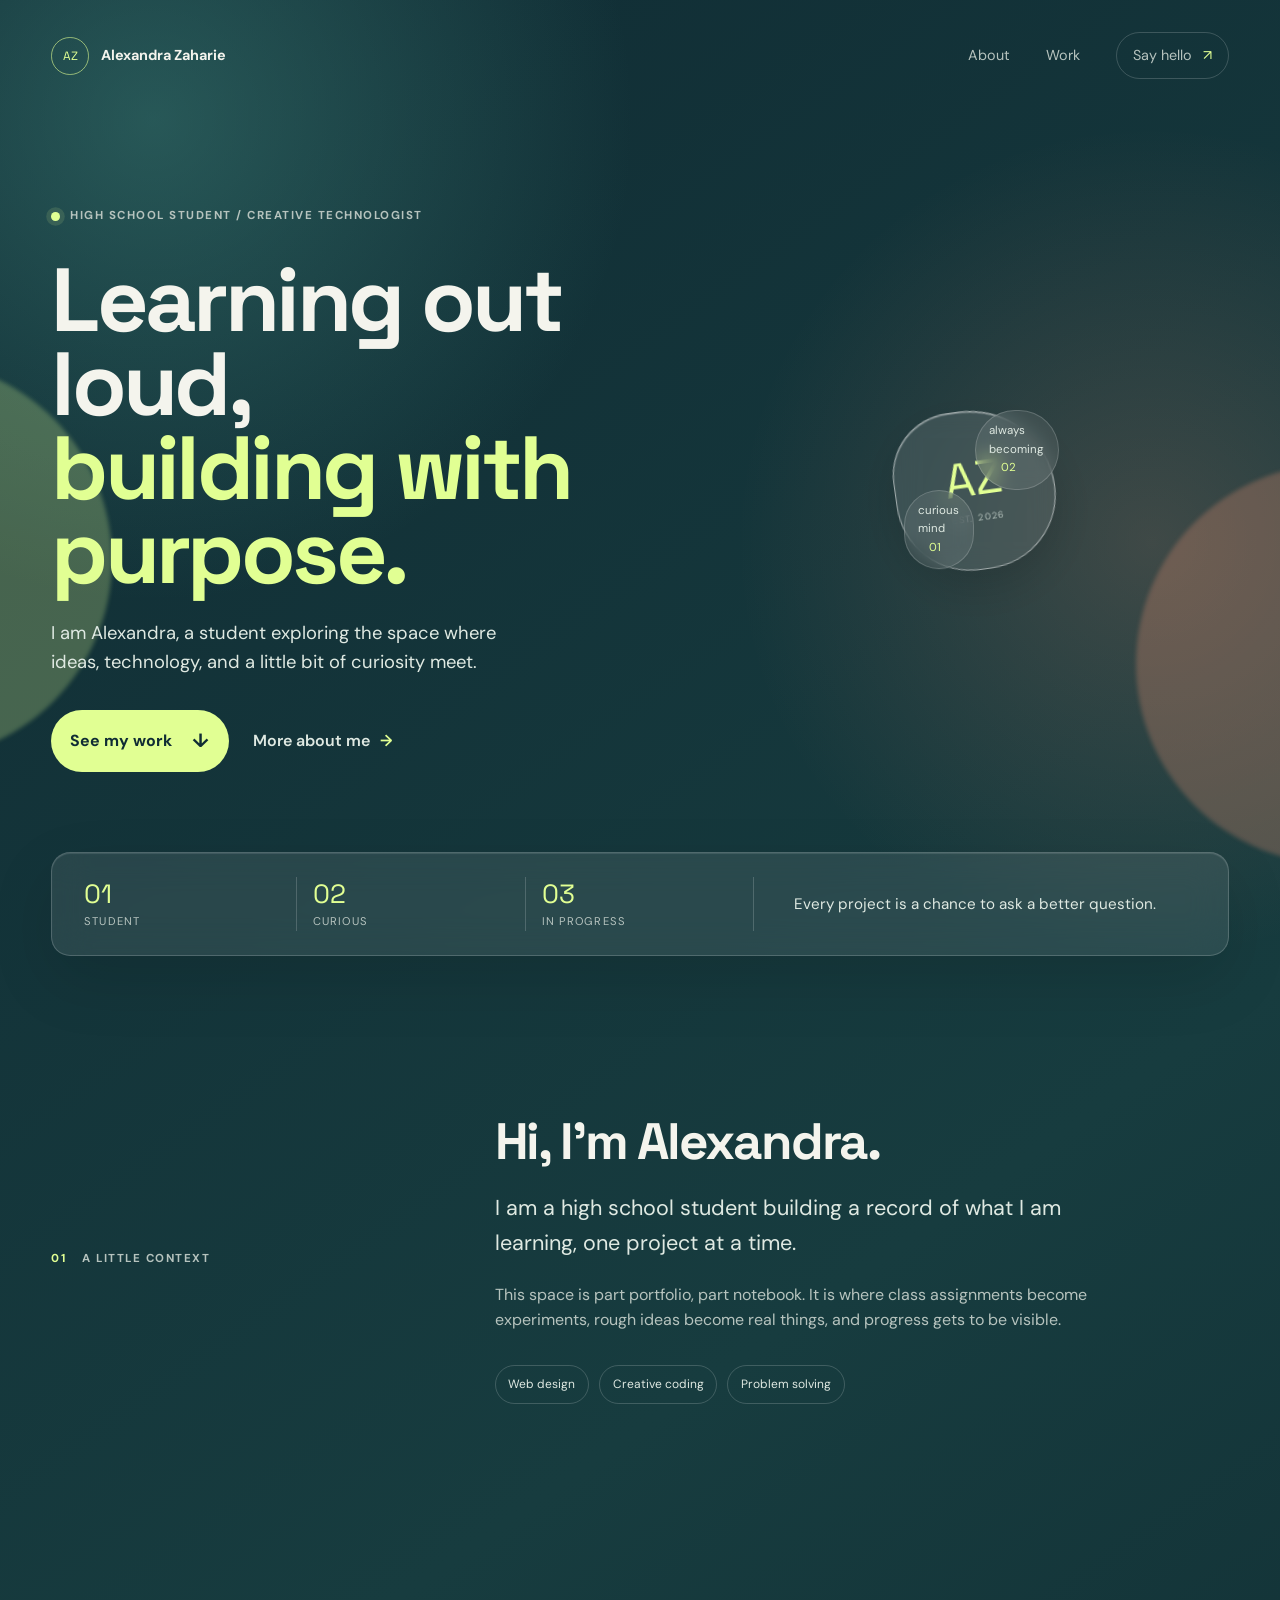
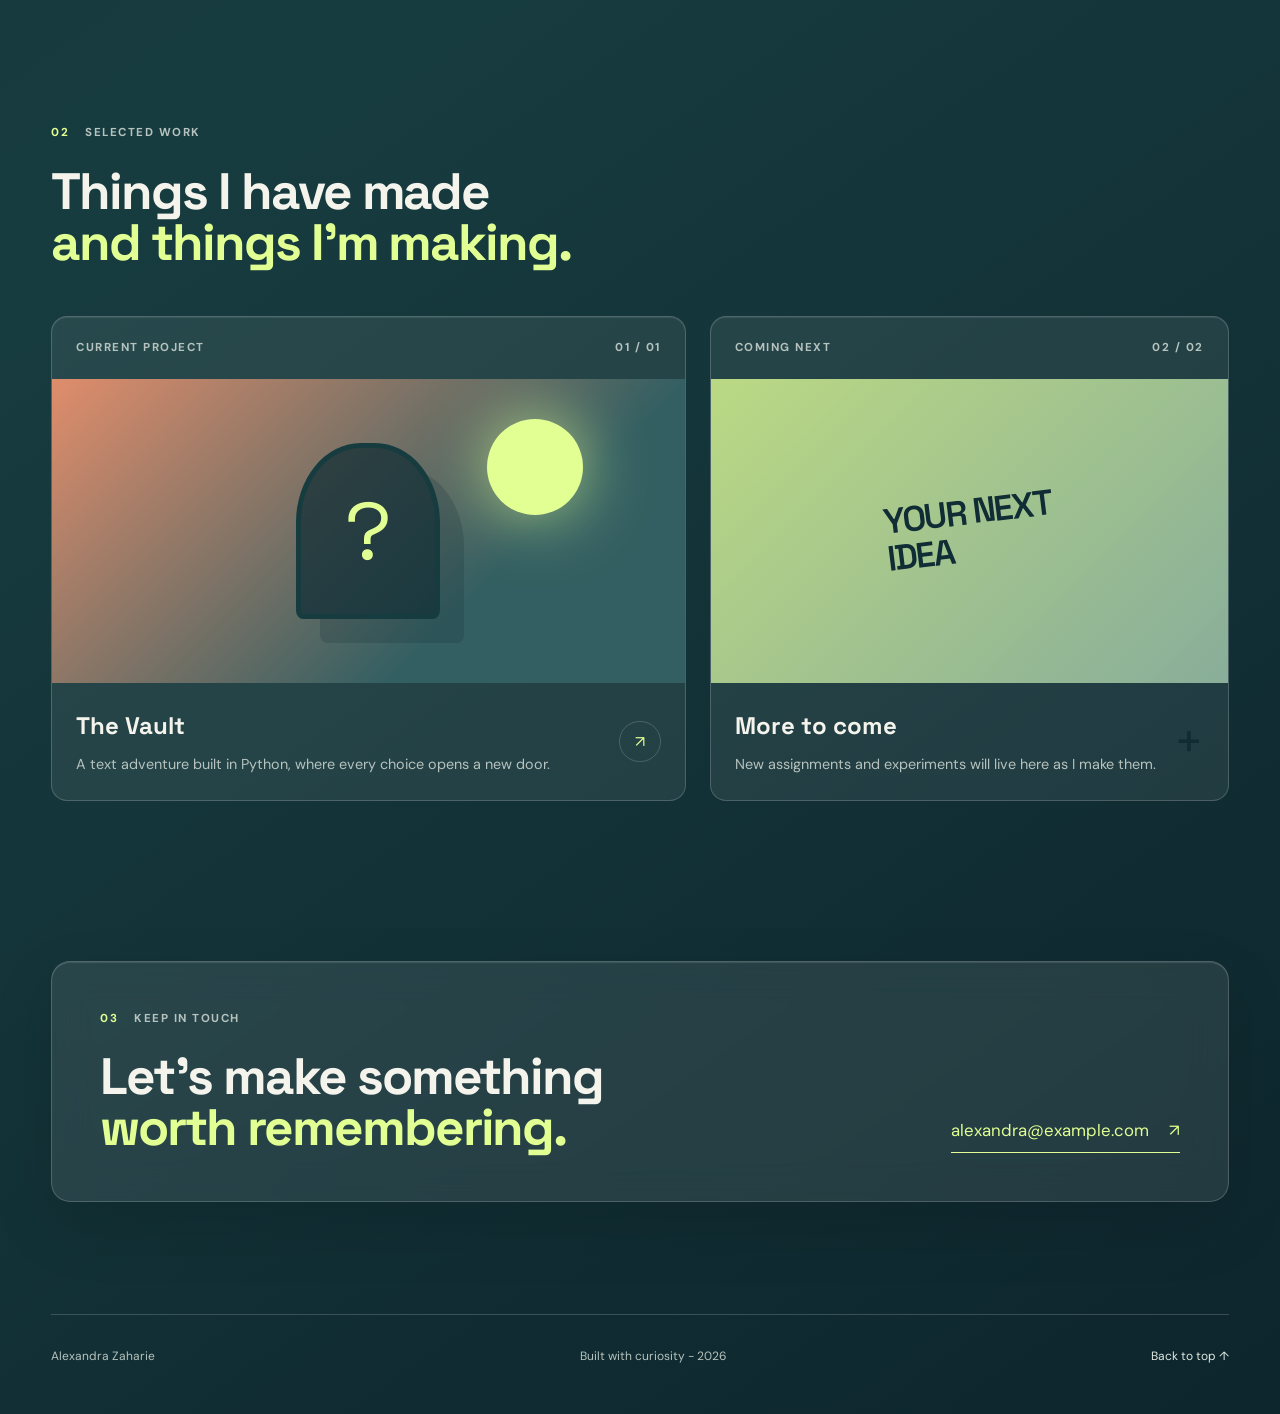
<file: index.html>
<!doctype html>
<html lang="en">

<head>
  <meta charset="utf-8">
  <meta name="viewport" content="width=device-width, initial-scale=1">
  <meta name="theme-color" content="#102c34">
  <title>Alexandra Zaharie | Student portfolio</title>
  <meta name="description"
    content="The student portfolio of Alexandra Zaharie: curious, creative, and always building the next thing.">
  <link rel="preconnect" href="https://fonts.googleapis.com">
  <link rel="preconnect" href="https://fonts.gstatic.com" crossorigin>
  <link
    href="https://fonts.googleapis.com/css2?family=DM+Sans:wght@400;500;600;700&family=Space+Grotesk:wght@500;600;700&display=swap"
    rel="stylesheet">
  <link rel="stylesheet" href="styles.css">
</head>

<body>
  <div class="ambient ambient-one" aria-hidden="true"></div>
  <div class="ambient ambient-two" aria-hidden="true"></div>
  <header class="site-header">
    <a class="brand" href="#top" aria-label="Alexandra Zaharie home"><span class="brand-mark">AZ</span><span>Alexandra
        Zaharie</span></a>
    <nav aria-label="Main navigation"><a href="#about">About</a><a href="#work">Work</a><a class="nav-cta"
        href="#contact">Say hello <span aria-hidden="true">&#8599;</span></a></nav>
  </header>
  <main id="top">
    <section class="hero" aria-labelledby="hero-title">
      <div class="hero-copy">
        <p class="eyebrow"><span class="status-dot"></span> High school student / creative technologist</p>
        <h1 id="hero-title">Learning out loud,<br><em>building with purpose.</em></h1>
        <p class="hero-intro">I am Alexandra, a student exploring the space where ideas, technology, and a little bit of
          curiosity meet.</p>
        <div class="hero-actions"><a class="button button-primary" href="#work">See my work <span
              aria-hidden="true">&#8595;</span></a><a class="text-link" href="#about">More about me <span
              aria-hidden="true">&#8594;</span></a></div>
      </div>
      <div class="hero-orbit" aria-label="A visual timeline of Alexandra's interests">
        <div class="orbit-ring orbit-ring-one"></div>
        <div class="orbit-ring orbit-ring-two"></div>
        <div class="orbit-core"><span>AZ</span><small>EST. 2026</small></div>
        <div class="orbit-note note-top">curious mind <span>01</span></div>
        <div class="orbit-note note-bottom">always becoming <span>02</span></div>
      </div>
    </section>
    <section class="signal-strip glass-panel" aria-label="A snapshot of Alexandra">
      <div><strong>01</strong><span>student</span></div>
      <div><strong>02</strong><span>curious</span></div>
      <div><strong>03</strong><span>in progress</span></div>
      <p>Every project is a chance to ask a better question.</p>
    </section>
    <section class="content-section about-grid" id="about" aria-labelledby="about-title">
      <div class="section-label"><span>01</span> A little context</div>
      <div class="about-copy">
        <h2 id="about-title">Hi, I'm Alexandra.</h2>
        <p class="lead">I am a high school student building a record of what I am learning, one project at a time.</p>
        <p>This space is part portfolio, part notebook. It is where class assignments become experiments, rough ideas
          become real things, and progress gets to be visible.</p>
        <div class="interest-list" aria-label="Current interests"><span>Web design</span><span>Creative
            coding</span><span>Problem solving</span></div>
      </div>
    </section>
    <section class="content-section work-section" id="work" aria-labelledby="work-title">
      <div class="work-heading">
        <div class="section-label"><span>02</span> Selected work</div>
        <h2 id="work-title">Things I have made<br><em>and things I'm making.</em></h2>
      </div>
      <div class="project-grid">
        <article class="project-card">
          <div class="project-topline"><span>Current project</span><span>01 / 01</span></div>
          <div class="project-art vault-art" aria-hidden="true"><span class="vault-sun"></span><span
              class="vault-door">?</span></div>
          <div class="project-info">
            <div>
              <h3>The Vault</h3>
              <p>A text adventure built in Python, where every choice opens a new door.</p>
            </div><a class="round-arrow" href="game/README.md" aria-label="Explore The Vault project">&#8599;</a>
          </div>
        </article>
        <article class="project-card">
          <div class="project-topline"><span>Coming next</span><span>02 / 02</span></div>
          <div class="project-art next-art"><span>YOUR NEXT<br>IDEA</span></div>
          <div class="project-info">
            <div>
              <h3>More to come</h3>
              <p>New assignments and experiments will live here as I make them.</p>
            </div><span class="plus-mark" aria-hidden="true">+</span>
          </div>
        </article>
      </div>
    </section>
    <section class="contact-section glass-panel" id="contact" aria-labelledby="contact-title">
      <div>
        <div class="section-label"><span>03</span> Keep in touch</div>
        <h2 id="contact-title">Let's make something<br><em>worth remembering.</em></h2>
      </div><a class="contact-link" href="mailto:alexandra@example.com">alexandra@example.com <span
          aria-hidden="true">&#8599;</span></a>
    </section>
  </main>
  <footer><span>Alexandra Zaharie</span><span>Built with curiosity - 2026</span><a href="#top">Back to top &#8593;</a>
  </footer>
</body>

</html>
</file>
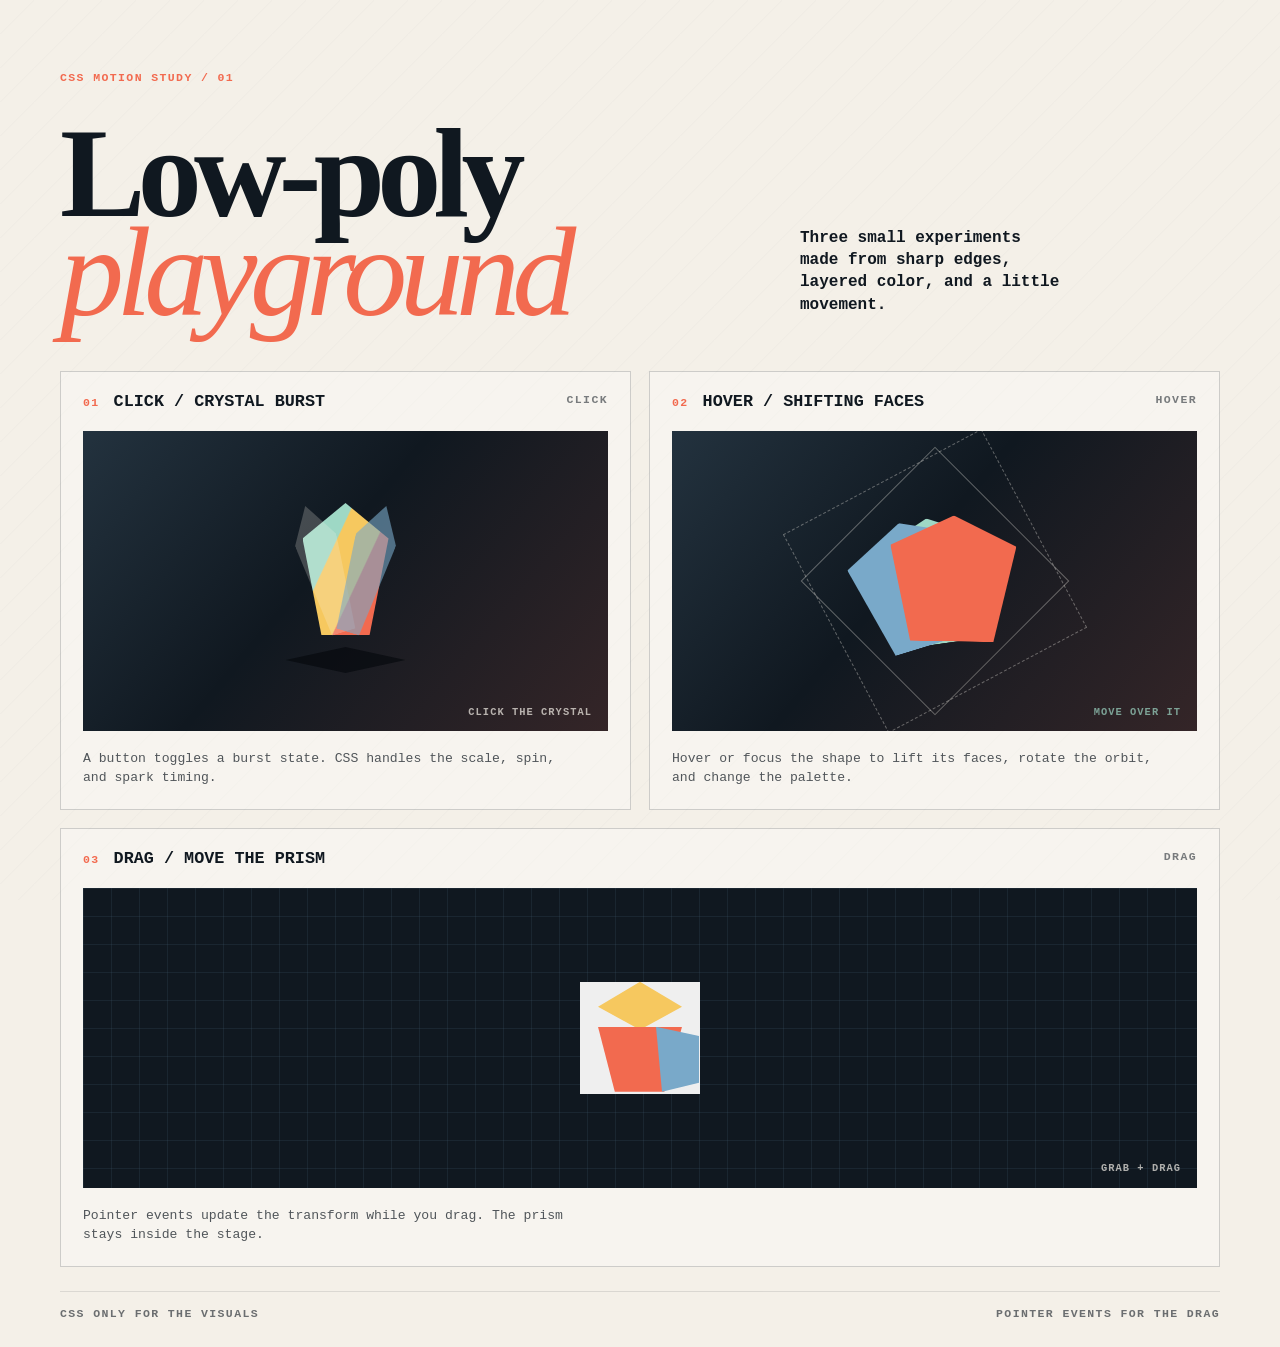
<file: day-24/website examples/index.html>
<!doctype html>
<html lang="en">

<head>
  <meta charset="utf-8">
  <meta name="viewport" content="width=device-width, initial-scale=1">
  <meta name="theme-color" content="#101820">
  <title>Low-poly CSS animations</title>
  <link rel="stylesheet" href="styles.css">
</head>

<body>
  <main class="page-shell">
    <header class="intro">
      <p class="eyebrow">CSS motion study / 01</p>
      <h1>Low-poly<br><em>playground</em></h1>
      <p class="intro-copy">Three small experiments made from sharp edges, layered color, and a little movement.</p>
    </header>

    <section class="demo-grid" aria-label="Animation examples">
      <article class="demo-panel click-panel">
        <div class="panel-heading">
          <div><span class="panel-number">01</span>
            <h2>Click / crystal burst</h2>
          </div>
          <span class="interaction-tag">click</span>
        </div>
        <button class="crystal-stage" id="crystalButton" type="button" aria-label="Click to burst the crystal">
          <span class="crystal-shadow"></span>
          <span class="crystal crystal-main"></span>
          <span class="crystal crystal-left"></span>
          <span class="crystal crystal-right"></span>
          <span class="spark spark-one"></span><span class="spark spark-two"></span><span
            class="spark spark-three"></span>
          <span class="stage-hint">click the crystal</span>
        </button>
        <p class="panel-note">A button toggles a burst state. CSS handles the scale, spin, and spark timing.</p>
      </article>

      <article class="demo-panel hover-panel">
        <div class="panel-heading">
          <div><span class="panel-number">02</span>
            <h2>Hover / shifting faces</h2>
          </div>
          <span class="interaction-tag">hover</span>
        </div>
        <div class="hover-stage" tabindex="0" aria-label="Hover or focus the polygon">
          <div class="poly-orbit orbit-a"></div>
          <div class="poly-orbit orbit-b"></div>
          <div class="poly-object">
            <span class="poly-face face-top"></span><span class="poly-face face-left"></span><span
              class="poly-face face-right"></span>
          </div>
          <span class="stage-hint">move over it</span>
        </div>
        <p class="panel-note">Hover or focus the shape to lift its faces, rotate the orbit, and change the palette.</p>
      </article>

      <article class="demo-panel drag-panel">
        <div class="panel-heading">
          <div><span class="panel-number">03</span>
            <h2>Drag / move the prism</h2>
          </div>
          <span class="interaction-tag">drag</span>
        </div>
        <div class="drag-stage" id="dragStage" aria-label="Draggable low-poly prism">
          <span class="drag-grid"></span>
          <button class="drag-prism" id="dragPrism" type="button" aria-label="Drag the prism around the stage">
            <span class="prism-top"></span><span class="prism-front"></span><span class="prism-side"></span>
          </button>
          <span class="stage-hint">grab + drag</span>
        </div>
        <p class="panel-note">Pointer events update the transform while you drag. The prism stays inside the stage.</p>
      </article>
    </section>

    <footer><span>CSS only for the visuals</span><span>pointer events for the drag</span></footer>
  </main>
  <script>
    const crystalButton = document.querySelector('#crystalButton');
    crystalButton.addEventListener('click', () => {
      crystalButton.classList.remove('is-bursting');
      void crystalButton.offsetWidth;
      crystalButton.classList.add('is-bursting');
    });

    const dragStage = document.querySelector('#dragStage');
    const dragPrism = document.querySelector('#dragPrism');
    let isDragging = false;
    let offsetX = 0;
    let offsetY = 0;

    dragPrism.addEventListener('pointerdown', (event) => {
      isDragging = true;
      dragPrism.setPointerCapture(event.pointerId);
      const prismRect = dragPrism.getBoundingClientRect();
      offsetX = event.clientX - prismRect.left - prismRect.width / 2;
      offsetY = event.clientY - prismRect.top - prismRect.height / 2;
      dragPrism.classList.add('is-dragging');
    });

    dragPrism.addEventListener('pointermove', (event) => {
      if (!isDragging) return;
      const stageRect = dragStage.getBoundingClientRect();
      const prismWidth = dragPrism.offsetWidth;
      const prismHeight = dragPrism.offsetHeight;
      const x = Math.max(prismWidth / 2, Math.min(stageRect.width - prismWidth / 2, event.clientX - stageRect.left - offsetX));
      const y = Math.max(prismHeight / 2, Math.min(stageRect.height - prismHeight / 2, event.clientY - stageRect.top - offsetY));
      dragPrism.style.left = `${x}px`;
      dragPrism.style.top = `${y}px`;
    });

    const stopDragging = () => {
      isDragging = false;
      dragPrism.classList.remove('is-dragging');
    };
    dragPrism.addEventListener('pointerup', stopDragging);
    dragPrism.addEventListener('pointercancel', stopDragging);
  </script>
</body>

</html>
</file>
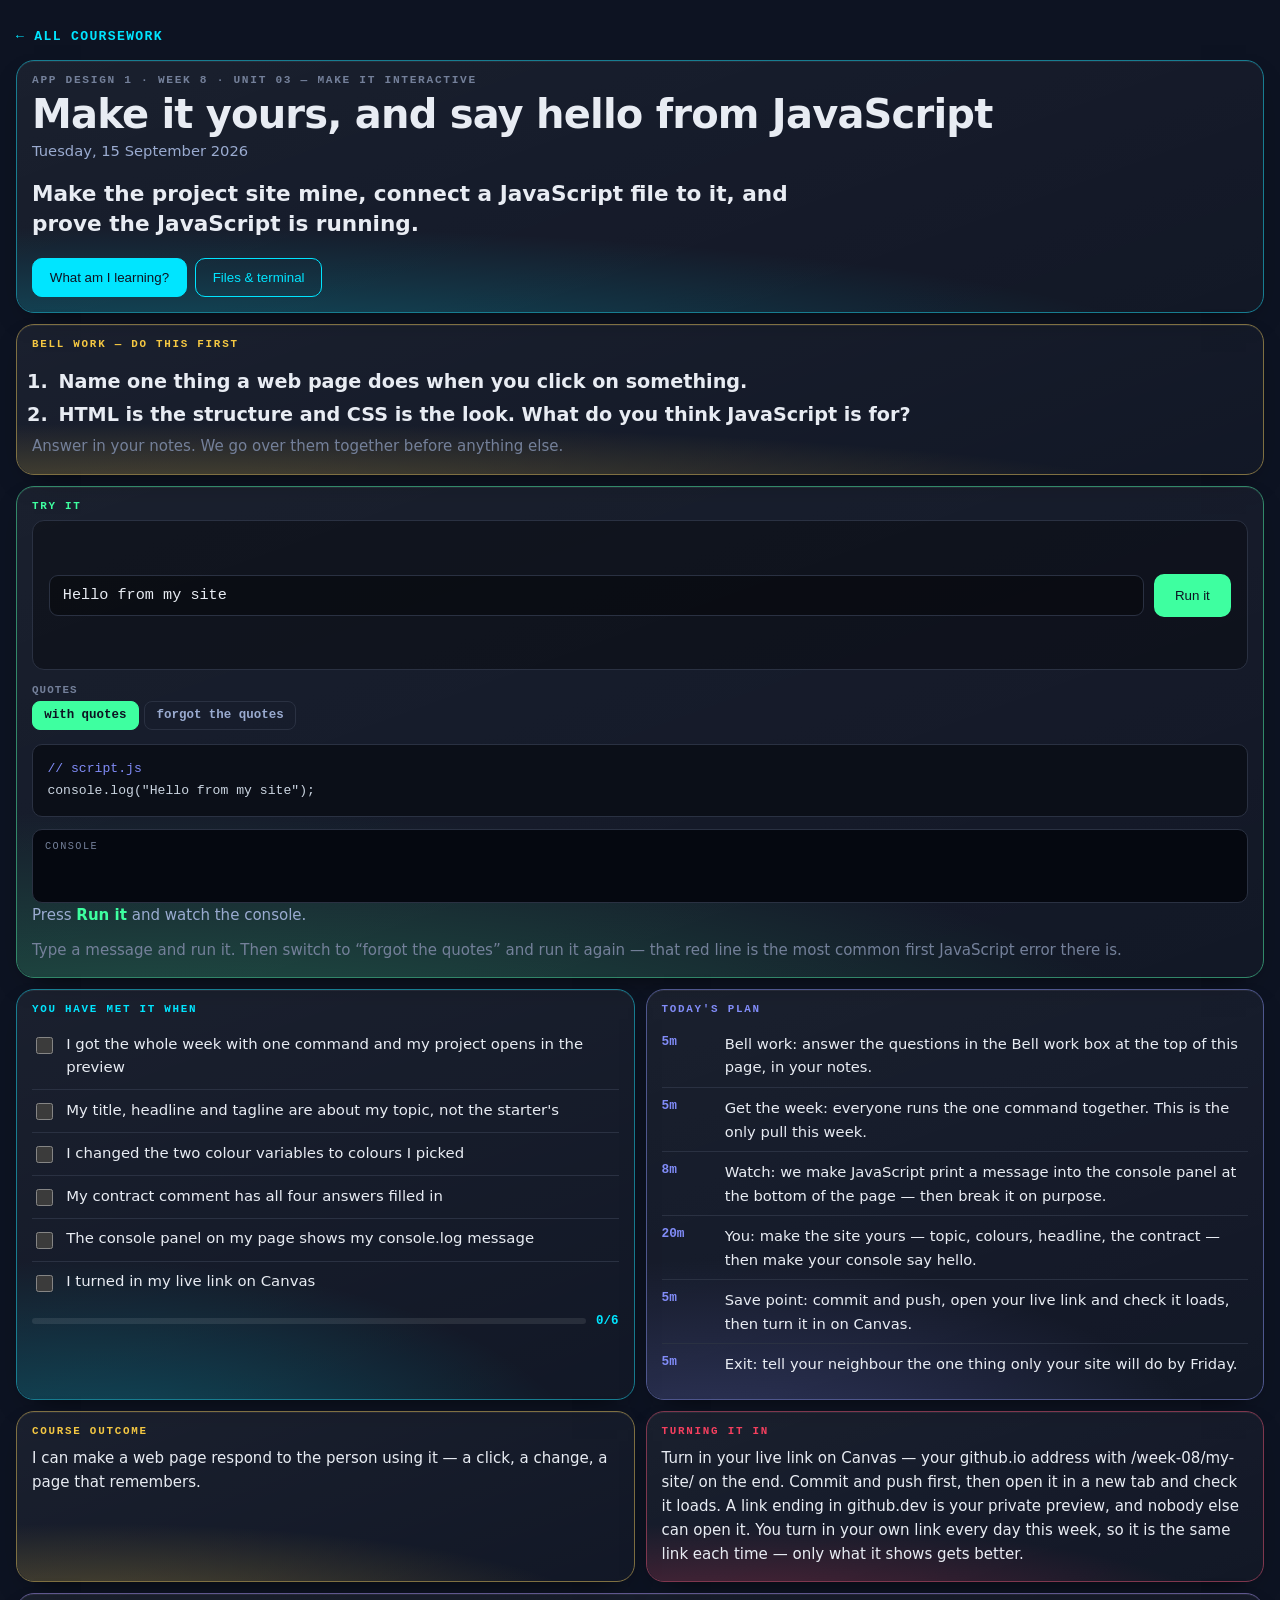
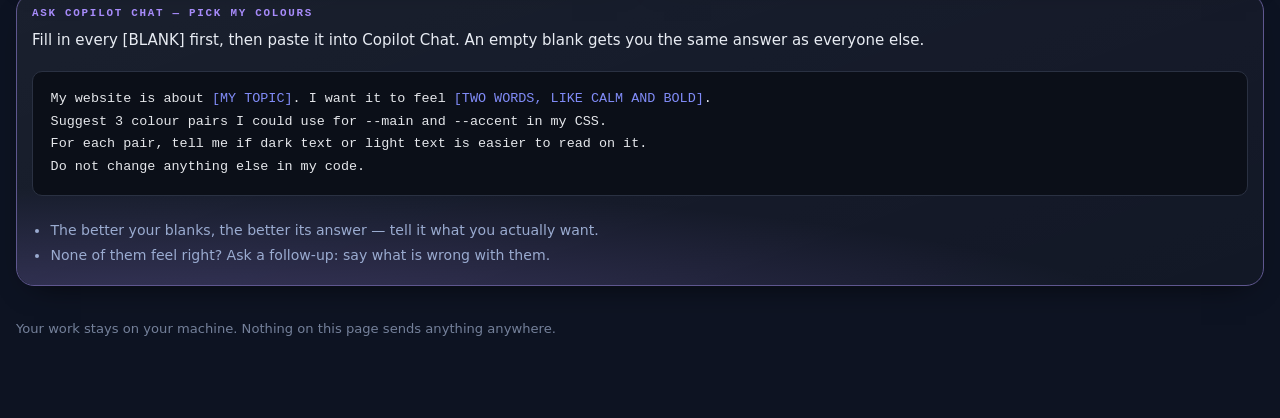
<file: week-08/day-1/index.html>
<!doctype html>
<html lang="en">
<head>
<meta charset="utf-8">
<meta name="viewport" content="width=device-width,initial-scale=1">
<title>Make it yours, and say hello from JavaScript — App Design 1</title>
<meta name="color-scheme" content="dark">
<style>
:root{--acc:var(--ss-cyan,#00e5ff)}
*{box-sizing:border-box}
body{margin:0;background:var(--ss-void,#0d1322);color:var(--ss-bone,#e8ecf3);
  font:16px/1.6 var(--ss-body,"Inter",system-ui,sans-serif);padding:1.4rem 1rem 5rem}
.wrap{max-width:96rem;margin:0 auto}
a.back{display:inline-block;color:var(--acc);text-decoration:none;font:600 .82rem/1 var(--ss-mono,ui-monospace,monospace);
  letter-spacing:.1em;text-transform:uppercase;margin:0 0 1rem}

/* ── the grid: the dashboard's, verbatim in behaviour ───────────────────── */
.bento{display:grid;gap:11px;grid-template-columns:repeat(4,minmax(0,1fr));align-items:stretch}
.bento > *{grid-column:span 2}
.bento > .w1{grid-column:span 1}
.bento > .w4{grid-column:span 4}
/* Height-matching only helps when the tiles in a row are already close. On a phone
   two tiles share a row and one of them is a five-item plan — stretched, its short
   neighbour grew 729px of empty gradient. Ragged is correct at this size. */
@media (max-width:760px){.bento{grid-template-columns:repeat(6,minmax(0,1fr));gap:7px;align-items:start}
  .bento > *{grid-column:span 3} .bento > .w1{grid-column:span 3} .bento > .w4{grid-column:span 6}}
@media (min-width:1500px){.bento{grid-template-columns:repeat(8,minmax(0,1fr))}
  .bento > *{grid-column:span 2} .bento > .w1{grid-column:span 2} .bento > .w4{grid-column:span 8}
  /* the lab keeps six columns and the criteria ride alongside it, so the widest
     screen gains density rather than gaining empty space */
  .bento > .lab{grid-column:span 6} .bento > .lab + *{grid-column:span 2}
  /* The plan is five rows of prose next to two tiles of three lines each. Stretched
     into one row the short pair inflate into dead space, which looks worse than the
     raggedness it was fixing. So the plan takes a narrow column two rows tall and the
     other two stack beside it — the row fills, nothing is padded out to match. */
  .bento > .t-plan{grid-column:span 3;grid-row:span 2}
  .bento > .t-clo, .bento > .t-turn{grid-column:span 5}}

/* ── the tile ───────────────────────────────────────────────────────────── */
.tl{position:relative;overflow:hidden;border-radius:18px;padding:14px 15px 15px;display:flex;flex-direction:column;
  background:linear-gradient(160deg,rgba(255,255,255,.055),rgba(255,255,255,.02));
  border:1px solid color-mix(in srgb, var(--acc) 42%, var(--ss-border,#2a3142));
  box-shadow:0 1px 0 rgba(255,255,255,.06) inset,0 12px 30px -18px rgba(0,0,0,.9);
  transition:transform .16s var(--ss-ease,cubic-bezier(.2,.7,.3,1)),border-color .16s}
.tl::after{content:"";position:absolute;inset:0;pointer-events:none;border-radius:inherit;
  background:radial-gradient(125% 85% at 12% 122%, var(--acc) 0%, transparent 66%);opacity:.30}
.tl > *{position:relative;z-index:1}
.k{display:block;font:600 .68rem/1 var(--ss-mono,ui-monospace,monospace);letter-spacing:.16em;
  text-transform:uppercase;color:var(--acc);margin:0 0 .55rem}

/* hero */
.hero{--acc:var(--ss-cyan,#00e5ff)}
.hero .eyebrow{font:600 .7rem/1 var(--ss-mono,ui-monospace,monospace);letter-spacing:.15em;
  text-transform:uppercase;color:var(--ss-faint,#74809a)}
.hero h1{font-family:var(--ss-display,"Syne",system-ui,sans-serif);font-size:clamp(1.5rem,3.4vw,2.5rem);
  line-height:1.08;letter-spacing:-.02em;margin:.45rem 0 .2rem}
.hero .when{color:var(--ss-mist,#9aabd0);font-size:.92rem;margin:0 0 1rem}
.hero .slo{font-size:clamp(1.05rem,1.7vw,1.35rem);font-weight:600;line-height:1.42;margin:0;max-width:52rem}
.hero .row{display:flex;flex-wrap:wrap;gap:.5rem;margin-top:1.1rem}

button.b{cursor:pointer;font:600 .84rem/1 inherit;padding:.7rem 1.05rem;border-radius:10px;
  border:1px solid var(--acc);background:transparent;color:var(--acc);transition:background .15s,color .15s}
button.b:hover{background:var(--acc);color:var(--ss-void,#0d1322)}
button.b.solid{background:var(--acc);color:var(--ss-void,#0d1322)}
button.b.solid:hover{filter:brightness(1.12)}
a.b{display:inline-block;text-decoration:none}

/* success criteria */
.sc{list-style:none;margin:0;padding:0}
.sc li{border-bottom:1px solid var(--ss-border,#2a3142)}
.sc li:last-child{border-bottom:0}
.sc label{display:flex;gap:.65rem;align-items:flex-start;padding:.55rem 0;cursor:pointer;font-size:.93rem}
.sc input{margin-top:.28rem;width:1.05rem;height:1.05rem;accent-color:var(--acc);flex:none}
.sc input:checked + span{color:var(--ss-faint,#74809a);text-decoration:line-through}
.prog{display:flex;align-items:center;gap:.6rem;margin-top:.7rem}
.prog .bar{flex:1;height:6px;border-radius:99px;background:rgba(255,255,255,.09);overflow:hidden}
.prog .bar i{display:block;height:100%;width:0;background:var(--acc);transition:width .25s}
.prog b{font:700 .78rem/1 var(--ss-mono,ui-monospace,monospace);color:var(--acc)}

/* plan */
.plan{list-style:none;margin:0;padding:0}
.plan li{display:flex;gap:.75rem;padding:.5rem 0;border-bottom:1px solid var(--ss-border,#2a3142);font-size:.92rem}
.plan li:last-child{border-bottom:0}
.plan .m{flex:none;width:3.2rem;font:700 .8rem/1.55 var(--ss-mono,ui-monospace,monospace);color:var(--acc)}

/* generic tile text */
.tl p{margin:0 0 .7rem;font-size:.94rem}.tl p:last-child{margin:0}
.tl .big{font-size:1.02rem;line-height:1.5}

/* ── the lab ────────────────────────────────────────────────────────────── */
.lab{--acc:var(--ss-green,#3effa0)}
.lab .stage{background:rgba(0,0,0,.32);border:1px solid var(--ss-border,#2a3142);border-radius:12px;
  padding:16px;min-height:0;height:clamp(150px,20vh,190px);display:flex}
.lab .stage .fx{flex:1;display:flex;gap:10px;transition:all .28s var(--ss-ease,cubic-bezier(.2,.7,.3,1))}
.lab .box{background:color-mix(in srgb,var(--acc) 30%,transparent);border:1px solid var(--acc);
  border-radius:9px;padding:.7rem .9rem;font:700 .82rem/1.3 var(--ss-mono,ui-monospace,monospace);
  color:var(--ss-bone,#e8ecf3);display:grid;place-items:center;transition:all .28s}
.lab .box.b2{min-height:64px}.lab .box.b3{min-height:88px}
.ctrls{margin-top:.9rem;display:grid;gap:.7rem}
.ctrl .cn{font:600 .68rem/1 var(--ss-mono,ui-monospace,monospace);letter-spacing:.1em;text-transform:uppercase;
  color:var(--ss-faint,#74809a);margin-bottom:.35rem}
.seg{display:flex;flex-wrap:wrap;gap:.35rem}
.seg button{cursor:pointer;font:600 .78rem/1 var(--ss-mono,ui-monospace,monospace);padding:.45rem .7rem;
  border-radius:8px;border:1px solid var(--ss-border,#2a3142);background:transparent;color:var(--ss-mist,#9aabd0)}
.seg button[aria-pressed=true]{background:var(--acc);border-color:var(--acc);color:var(--ss-void,#0d1322)}
.readout{margin-top:.9rem;background:#0b0f18;border:1px solid var(--ss-border,#2a3142);border-radius:10px;
  padding:.8rem .9rem;font:.82rem/1.7 var(--ss-mono,ui-monospace,monospace);color:#cbd5e1;overflow-x:auto}
.readout .p{color:var(--ss-peri,#818cf8)}.readout .v{color:var(--ss-green,#3effa0)}
.axis{margin-top:.75rem;font-size:.87rem;color:var(--ss-mist,#9aabd0)}
.axis b{color:var(--acc)}
.slid{width:100%;accent-color:var(--acc)}

/* ── modal ──────────────────────────────────────────────────────────────── */
dialog{border:none;padding:0;background:transparent;max-width:min(46rem,94vw);width:100%}
dialog::backdrop{background:rgba(6,9,16,.74)}
.sheet{background:var(--ss-ink,#161d31);border:1px solid var(--ss-border,#2a3142);border-radius:18px;
  padding:1.4rem 1.5rem;color:var(--ss-bone,#e8ecf3);max-height:84vh;overflow:auto}
.sheet h3{font-family:var(--ss-display,"Syne",system-ui,sans-serif);font-size:1.25rem;margin:0 0 .8rem}
.sheet p{font-size:.98rem;margin:0 0 .9rem}
.sheet .x{position:sticky;top:0;float:right;cursor:pointer;background:transparent;border:1px solid var(--ss-border,#2a3142);
  color:var(--ss-mist,#9aabd0);border-radius:8px;font:600 .75rem/1 var(--ss-mono,ui-monospace,monospace);padding:.45rem .6rem}
.sheet img{width:100%;height:auto;border-radius:10px;border:1px solid var(--ss-border,#2a3142)}
pre.code{background:#0b0f18;border:1px solid var(--ss-border,#2a3142);border-radius:10px;padding:1rem 1.1rem;
  overflow-x:auto;font:.84rem/1.7 var(--ss-mono,ui-monospace,monospace);color:#e5e7eb;margin:.5rem 0;position:relative}
pre.code b{color:var(--ss-peri,#818cf8);font-weight:400}
.codewrap{position:relative}
.codewrap .cp{position:absolute;top:.55rem;right:.55rem;cursor:pointer;border:1px solid #3b4252;background:#1c2230;
  color:var(--ss-peri,#818cf8);font:600 .72rem/1 var(--ss-mono,ui-monospace,monospace);letter-spacing:.06em;
  text-transform:uppercase;padding:.42rem .65rem;border-radius:6px}
.codewrap .cp.ok{background:#064e3b;border-color:#10b981;color:#6ee7b7}
.files{list-style:none;margin:.5rem 0 0;padding:0}
.files li{padding:.5rem 0;border-top:1px solid var(--ss-border,#2a3142)}
.files a{color:var(--acc);font:600 .9rem/1.5 var(--ss-mono,ui-monospace,monospace);text-decoration:none}
.files span{display:block;color:var(--ss-faint,#74809a);font-size:.85rem;margin-top:.1rem}
.who{display:flex;gap:.7rem;flex-wrap:wrap;margin:0 0 .8rem}
.who label{flex:1 1 9rem;font:600 .7rem/1 var(--ss-mono,ui-monospace,monospace);letter-spacing:.08em;
  text-transform:uppercase;color:var(--ss-faint,#74809a)}
.who input{display:block;width:100%;margin-top:.35rem;padding:.55rem .65rem;font:inherit;color:var(--ss-bone,#e8ecf3);
  background:rgba(0,0,0,.3);border:1px solid var(--ss-border,#2a3142);border-radius:8px}
.who input:focus{outline:none;border-color:var(--acc)}
.hint{color:var(--ss-faint,#74809a);font-size:.85rem;margin:.6rem 0 0}
footer{max-width:96rem;margin:2rem auto 0;color:var(--ss-faint,#74809a);font-size:.82rem}

/* ── JavaScript labs ────────────────────────────────────────────────────────
   A JavaScript day has no box to push around; what it has is a console that talks back.
   So these labs carry a small console, styled like the real one, and every lab's readout
   is the exact code the student would type into script.js. */
.lab .jsrow{display:flex;flex-wrap:wrap;gap:.6rem;align-items:center;width:100%}
.lab .jsin{flex:1;min-width:10rem;padding:.65rem .8rem;border-radius:9px;border:1px solid var(--ss-border,#2a3142);
  background:rgba(0,0,0,.35);color:var(--ss-bone,#e8ecf3);font:.95rem var(--ss-mono,ui-monospace,monospace)}
.lab .jsin:focus{outline:none;border-color:var(--acc)}
.lab .demo{font:700 .95rem/1 inherit;background:var(--acc);color:#0d1322;border:2px solid var(--acc);
  border-radius:10px;padding:.75rem 1.2rem;cursor:pointer;transition:filter .15s,transform .1s}
.lab .demo:hover{filter:brightness(1.12)}.lab .demo:active{transform:translateY(2px)}
.lab .demo:focus-visible{outline:none;box-shadow:0 0 0 4px rgba(255,255,255,.35)}
.lab .val{font:700 clamp(1.3rem,3vw,2.1rem)/1.15 var(--ss-display,system-ui,sans-serif);color:var(--ss-bone,#e8ecf3)}
.lab .stage.col{flex-direction:column;align-items:flex-start;justify-content:center;gap:.8rem;height:auto;min-height:150px}
.devcon{margin-top:.8rem;background:#050810;border:1px solid var(--ss-border,#2a3142);border-radius:10px;
  min-height:4.6rem;max-height:9rem;overflow:auto;padding:.5rem .75rem;font:.8rem/1.6 var(--ss-mono,ui-monospace,monospace)}
.devcon .hd{color:var(--ss-faint,#74809a);font-size:.64rem;letter-spacing:.14em;text-transform:uppercase;margin-bottom:.25rem}
.devcon .ok{color:#e5e7eb}.devcon .ok::before{content:"› ";color:var(--ss-faint,#74809a)}
.devcon .err{color:#fca5a5;background:rgba(244,63,94,.12);border-radius:5px;padding:0 .35rem}

/* ── Bell work ──────────────────────────────────────────────────────────── */
.bellq{margin:.2rem 0 0;padding-left:1.4rem;font-size:clamp(1rem,1.5vw,1.2rem);font-weight:600;line-height:1.45}
.bellq li{margin:.35rem 0;padding-left:.25rem}

/* ── Ask Copilot Chat ───────────────────────────────────────────────────── */
.t-prompt pre.code{white-space:pre-wrap}
.t-prompt .rules{margin:.7rem 0 0;padding-left:1.15rem;font-size:.88rem;color:var(--ss-mist,#9aabd0)}
.t-prompt .rules li{margin:.2rem 0}
</style>
</head>
<body>
<div class="wrap">
  <a class="back" href="../../">&larr; All coursework</a>
  <div class="bento">
    <section class="tl hero w4">
      <div class="eyebrow">App Design 1 &middot; Week 8 &middot; Unit 03 — Make it interactive</div>
      <h1>Make it yours, and say hello from JavaScript</h1>
      <p class="when">Tuesday, 15 September 2026</p>
      <p class="slo">Make the project site mine, connect a JavaScript file to it, and prove the JavaScript is running.</p>
      <div class="row">
        <button class="b solid" data-open="m-read" type="button">What am I learning?</button>
        
        <button class="b" data-open="m-files" type="button">Files &amp; terminal</button>
      </div>
    </section>
    <section class="tl w4 t-bell" style="--acc:var(--ss-gold,#f5c842)">
      <span class="k">Bell work — do this first</span>
      <ol class="bellq"><li>Name one thing a web page does when you click on something.</li><li>HTML is the structure and CSS is the look. What do you think JavaScript is for?</li></ol>
      <p class="hint">Answer in your notes. We go over them together before anything else.</p>
    </section>
    <section class="tl lab w4" id="lab" data-lab="console">
      <span class="k">Try it</span>
      <div class="stage col"><div class="jsrow">
        <input class="jsin" id="cin" type="text" value="Hello from my site" aria-label="Your message">
        <button class="demo" id="crun" type="button">Run it</button>
      </div></div>
      <div class="ctrls"><div class="ctrl"><div class="cn">quotes</div><div class="seg" data-prop="quotes">
      <button type="button" data-v="with" aria-pressed="true">with quotes</button><button type="button" data-v="forgot" aria-pressed="false">forgot the quotes</button>
    </div></div></div>
      <div class="readout" id="ro"></div>
      <div class="devcon" id="cout"><div class="hd">Console</div></div>
      <p class="axis" id="axis">Press <b>Run it</b> and watch the console.</p>
      <p class="hint">Type a message and run it. Then switch to “forgot the quotes” and run it again — that red line is the most common first JavaScript error there is.</p>
    </section>
    <section class="tl">
      <span class="k">You have met it when</span>
      <ul class="sc"><li><label><input type="checkbox" data-sc="0"><span>I got the whole week with one command and my project opens in the preview</span></label></li><li><label><input type="checkbox" data-sc="1"><span>My title, headline and tagline are about my topic, not the starter's</span></label></li><li><label><input type="checkbox" data-sc="2"><span>I changed the two colour variables to colours I picked</span></label></li><li><label><input type="checkbox" data-sc="3"><span>My contract comment has all four answers filled in</span></label></li><li><label><input type="checkbox" data-sc="4"><span>The console panel on my page shows my console.log message</span></label></li><li><label><input type="checkbox" data-sc="5"><span>I turned in my live link on Canvas</span></label></li></ul>
      <div class="prog"><div class="bar"><i id="scbar"></i></div><b id="scnum">0/6</b></div>
    </section>
    <section class="tl t-plan" style="--acc:var(--ss-peri,#818cf8)">
      <span class="k">Today's plan</span>
      <ul class="plan"><li><span class="m">5m</span><span>Bell work: answer the questions in the Bell work box at the top of this page, in your notes.</span></li><li><span class="m">5m</span><span>Get the week: everyone runs the one command together. This is the only pull this week.</span></li><li><span class="m">8m</span><span>Watch: we make JavaScript print a message into the console panel at the bottom of the page — then break it on purpose.</span></li><li><span class="m">20m</span><span>You: make the site yours — topic, colours, headline, the contract — then make your console say hello.</span></li><li><span class="m">5m</span><span>Save point: commit and push, open your live link and check it loads, then turn it in on Canvas.</span></li><li><span class="m">5m</span><span>Exit: tell your neighbour the one thing only your site will do by Friday.</span></li></ul>
    </section>
    <section class="tl t-clo" style="--acc:var(--ss-gold,#f5c842)">
      <span class="k">Course outcome</span><p>I can make a web page respond to the person using it — a click, a change, a page that remembers.</p>
    </section>
    <section class="tl t-turn" style="--acc:var(--ss-rose,#f43f5e)">
      <span class="k">Turning it in</span><p>Turn in your live link on Canvas — your github.io address with /week-08/my-site/ on the end. Commit and push first, then open it in a new tab and check it loads. A link ending in github.dev is your private preview, and nobody else can open it. You turn in your own link every day this week, so it is the same link each time — only what it shows gets better.</p>
    </section>
    <section class="tl w4 t-prompt" style="--acc:var(--ss-violet,#a78bfa)">
      <span class="k">Ask Copilot Chat — pick my colours</span>
      <p>Fill in every [BLANK] first, then paste it into Copilot Chat. An empty blank gets you the same answer as everyone else.</p>
      <div class="codewrap"><button class="cp" type="button">Copy</button><pre class="code">My website is about <b>[MY TOPIC]</b>. I want it to feel <b>[TWO WORDS, LIKE CALM AND BOLD]</b>.
Suggest 3 colour pairs I could use for --main and --accent in my CSS.
For each pair, tell me if dark text or light text is easier to read on it.
Do not change anything else in my code.</pre></div>
      <ul class="rules"><li>The better your blanks, the better its answer — tell it what you actually want.</li><li>None of them feel right? Ask a follow-up: say what is wrong with them.</li></ul>
    </section>
  </div>
  <footer>Your work stays on your machine. Nothing on this page sends anything anywhere.</footer>
</div>

  <dialog id="m-read"><div class="sheet"><button class="x" data-close type="button">Close</button>
    <h3>What am I learning?</h3><p>This week your site stops just sitting there. By Friday, clicking something on it will do a thing only your site does — and you will have built it yourself, in JavaScript.</p><p>Today is the setup, and it matters more than it sounds. First you get the whole week in one go, so there is nothing to pull again until next week. Then you make the project yours — your topic, your colours, your words — because a feature on somebody else's page is not your feature.</p><p>Last, you prove your JavaScript is running with one line: console.log. The console is where JavaScript talks back to you. School Chromebooks block the browser's own console, so your project has one built in — a panel along the bottom of your page. console.log prints there, and so does every error. When something goes wrong this week, that panel is where it tells you what, so you learn to read it on day one.</p></div></dialog>

  

  <dialog id="m-files"><div class="sheet"><button class="x" data-close type="button">Close</button>
    <h3>Files &amp; terminal</h3>
    <p>Everything for this week is already in your week folder.</p>

    <h3 style="margin-top:1.3rem">Get the whole week — once</h3>
    <p>The whole week comes down in one go — all four days and the project you build in. Run this once, on Tuesday, in the terminal at the bottom of your Codespace.</p>
    <div class="codewrap"><button class="cp" type="button">Copy</button><pre class="code"><b># the whole week in one go — do this once</b>
npx degit coltonsharp-dev/ALA2627-ASD-Coursework/week-08 week-08
cd week-08/my-site
python -m http.server 8000</pre></div>
    <p>Wednesday to Friday there is nothing to pull. Your project is already in week-08/my-site — open it, start the preview with the last line, and keep going.</p>
    <p class="hint">Terminal not co-operating? The Week 8 page has a Download button for the same project. Use it and keep going — do not lose a period to a command.</p>
  </div></dialog>
<script>
var NL = String.fromCharCode(10);
var RC = null;

/* modals */
document.querySelectorAll("[data-open]").forEach(function(b){
  b.addEventListener("click", function(){
    var d = document.getElementById(b.getAttribute("data-open"));
    if (d && d.showModal) d.showModal();
  });
});
document.querySelectorAll("[data-close]").forEach(function(b){
  b.addEventListener("click", function(){ b.closest("dialog").close(); });
});
document.querySelectorAll("dialog").forEach(function(d){
  d.addEventListener("click", function(e){ if (e.target === d) d.close(); });
});

/* success criteria progress */
var scBoxes = [].slice.call(document.querySelectorAll("input[data-sc]"));
var scBar = document.getElementById("scbar"), scNum = document.getElementById("scnum");
function scSync(){
  var n = scBoxes.filter(function(b){ return b.checked; }).length;
  if (scBar) scBar.style.width = (scBoxes.length ? (n / scBoxes.length) * 100 : 0) + "%";
  if (scNum) scNum.textContent = n + "/" + scBoxes.length;
}
scBoxes.forEach(function(b){ b.addEventListener("change", scSync); });
scSync();

/* copy buttons */
document.querySelectorAll(".codewrap .cp").forEach(function(b){
  b.addEventListener("click", function(){
    var t = b.parentElement.querySelector("pre").innerText;
    function done(){ b.textContent = "Copied"; b.classList.add("ok");
      setTimeout(function(){ b.textContent = "Copy"; b.classList.remove("ok"); }, 1600); }
    function fb(){ var r = document.createRange(); r.selectNodeContents(b.parentElement.querySelector("pre"));
      var s = getSelection(); s.removeAllRanges(); s.addRange(r); b.textContent = "Press Ctrl+C";
      setTimeout(function(){ b.textContent = "Copy"; }, 2200); }
    if (navigator.clipboard) navigator.clipboard.writeText(t).then(done, fb); else fb();
  });
});

/* ---- labs ---- */
var fx = document.getElementById("fx"), ro = document.getElementById("ro"), axis = document.getElementById("axis");
var state = {};
function segWire(onChange){
  document.querySelectorAll(".seg").forEach(function(seg){
    var prop = seg.getAttribute("data-prop");
    var pressed = seg.querySelector("[aria-pressed=true]");
    state[prop] = pressed ? pressed.getAttribute("data-v") : null;
    seg.querySelectorAll("button").forEach(function(btn){
      btn.addEventListener("click", function(){
        seg.querySelectorAll("button").forEach(function(o){ o.setAttribute("aria-pressed", "false"); });
        btn.setAttribute("aria-pressed", "true");
        state[prop] = btn.getAttribute("data-v");
        onChange();
      });
    });
  });
  onChange();
}
function css(rules){
  return rules.map(function(r){
    return '<span class="p">' + r[0] + '</span>: <span class="v">' + r[1] + '</span>;';
  }).join("<br>");
}

if (fx && document.querySelector('.seg[data-prop="flex-direction"]')) {
  segWire(function(){
    fx.style.flexDirection  = state["flex-direction"];
    fx.style.justifyContent = state["justify-content"];
    fx.style.alignItems     = state["align-items"];
    ro.innerHTML = ".cards {<br>&nbsp;&nbsp;" + css([
      ["display","flex"],["flex-direction",state["flex-direction"]],
      ["justify-content",state["justify-content"]],["align-items",state["align-items"]]
    ]).split("<br>").join("<br>&nbsp;&nbsp;") + "<br>}";
    var col = state["flex-direction"] === "column";
    axis.innerHTML = col
      ? "Direction is <b>column</b>, so the main axis runs <b>down</b>. justify-content is now moving things <b>vertically</b> and align-items is moving them <b>across</b>. They swapped."
      : "Direction is <b>row</b>, so the main axis runs <b>across</b>. justify-content moves things <b>horizontally</b>, align-items moves them <b>vertically</b>.";
  });
}

if (fx && document.querySelector('.seg[data-prop="tool"]')) {
  var b1 = document.getElementById("sb1"), b2 = document.getElementById("sb2"), b3 = document.getElementById("sb3");
  segWire(function(){
    var n = state["size"] + "px", tool = state["tool"];
    fx.style.gap = tool === "gap" ? n : "0px";
    [b1,b2,b3].forEach(function(b){
      b.style.padding = tool === "padding" ? n : "0.7rem 0.9rem";
      b.style.margin  = tool === "margin"  ? n : "0px";
    });
    ro.innerHTML = tool === "gap"
      ? ".cards {<br>&nbsp;&nbsp;" + css([["display","flex"],["gap",n]]).split("<br>").join("<br>&nbsp;&nbsp;") + "<br>}"
      : ".card {<br>&nbsp;&nbsp;" + css([[tool,n]]) + "<br>}";
    axis.innerHTML = tool === "gap"
      ? "<b>gap</b> sits between the boxes and adds nothing to the outside edges. It only works because the parent is a flex container."
      : tool === "padding"
        ? "<b>padding</b> is inside each box, so the boxes grow. The space between them has not changed."
        : "<b>margin</b> is outside each box, so it pushes the neighbours away &mdash; and it also pushes against the container edge, which gap does not.";
  });
}

if (document.getElementById("dbtn")) {
  var ro2 = document.getElementById("ro");
  ro2.innerHTML = ".btn:hover&nbsp;&nbsp;&nbsp;&nbsp;{ " + '<span class="p">filter</span>: <span class="v">brightness(1.15)</span>;' + " }<br>" +
    ".btn:focus-visible { " + '<span class="p">box-shadow</span>: <span class="v">0 0 0 4px</span>;' + " }<br>" +
    ".btn:active&nbsp;&nbsp;&nbsp;{ " + '<span class="p">transform</span>: <span class="v">translateY(2px)</span>;' + " }";
}

/* ---- JavaScript labs ---- */
function escH(t){ return String(t).split("&").join("&amp;").split("<").join("&lt;").split(">").join("&gt;"); }
var cout = document.getElementById("cout");
function logLine(text, bad){
  if (!cout) return;
  var row = document.createElement("div"); row.className = bad ? "err" : "ok"; row.textContent = text;
  cout.appendChild(row); cout.scrollTop = cout.scrollHeight;
}

if (document.querySelector('[data-lab="console"]')) {
  var cin = document.getElementById("cin");
  var cline = function(){
    var msg = cin.value;
    return state["quotes"] === "forgot" ? "console.log(" + msg + ");" : 'console.log("' + msg + '");';
  };
  segWire(function(){ ro.innerHTML = '<span class="p">// script.js</span><br>' + escH(cline()); });
  cin.addEventListener("input", function(){ ro.innerHTML = '<span class="p">// script.js</span><br>' + escH(cline()); });
  document.getElementById("crun").addEventListener("click", function(){
    var msg = cin.value;
    if (state["quotes"] === "forgot") {
      /* the real browser error, not a made-up one: one word is a name nobody defined;
         several words are not even valid code, so the browser stops before running it */
      var parts = msg.trim().split(" ").filter(function(w){ return w.length; });
      if (parts.length > 1) {
        logLine("Uncaught SyntaxError: missing ) after argument list", true);
        axis.innerHTML = "Red. Without quotes, JavaScript reads <b>" + escH(parts[0]) + " " + escH(parts[1]) + "</b> as code, and that is not valid code &mdash; so nothing in the file runs. Quotes mean <b>this is text</b>.";
      } else {
        var word = parts[0] || "message";
        logLine("Uncaught ReferenceError: " + word + " is not defined", true);
        axis.innerHTML = "Red. Without quotes JavaScript thinks <b>" + escH(word) + "</b> is the name of something, and nothing has that name. Quotes mean <b>this is text</b>.";
      }
    } else {
      logLine(msg, false);
      axis.innerHTML = "It printed. That is JavaScript talking back to you &mdash; every day this week starts here.";
    }
  });
}

if (document.querySelector('[data-lab="click"]')) {
  var kb = document.getElementById("cbtn"), kt = document.getElementById("ctext");
  var kcol = ["#3effa0", "#f5c842", "#818cf8", "#f43f5e"], kci = 0, kev = null;
  var kdo = function(){
    var d = state["does"];
    if (d === "log") logLine("The button was used (" + state["event"] + ")", false);
    if (d === "text") kt.textContent = "You did it. The page changed.";
    if (d === "colour") { kci = (kci + 1) % kcol.length; kb.style.background = kcol[kci]; kb.style.borderColor = kcol[kci]; }
  };
  segWire(function(){
    if (kev) kb.removeEventListener(kev, kdo);
    kev = state["event"]; kb.addEventListener(kev, kdo);
    kt.textContent = "Nothing has happened yet."; kb.style.background = ""; kb.style.borderColor = "";
    var inner = state["does"] === "log" ? 'console.log("The button was used");'
      : state["does"] === "text" ? 'output.textContent = "You did it. The page changed.";'
      : 'button.style.background = "gold";';
    var lines = ['const button = document.querySelector("#action");'];
    if (state["does"] === "text") lines.push('const output = document.querySelector("#output");');
    lines.push("");
    lines.push('button.addEventListener("' + kev + '", function () {');
    ro.innerHTML = lines.map(escH).join("<br>") + "<br>&nbsp;&nbsp;" + escH(inner) + "<br>" + escH("});");
    axis.innerHTML = kev === "click" ? "<b>click</b> runs the function once the button is pressed and let go."
      : kev === "dblclick" ? "<b>dblclick</b> needs two quick clicks. Try one click &mdash; nothing happens now."
      : "<b>mouseenter</b> runs the moment the pointer arrives. No click at all.";
  });
}

if (document.querySelector('[data-lab="state"]')) {
  var sb = document.getElementById("sbtn"), sv = document.getElementById("sval");
  var count = 0, isOn = false, spot = 0, msgs = ["Go team!", "Practice starts at 3", "Big game Friday"];
  var sdraw = function(){
    var f = state["feature"], code = [];
    if (f === "counter") { sv.textContent = String(count); sb.textContent = "Add one";
      code = ["let count = " + count + ";", "", "function addOne() {", "  count = count + 1;", "  output.textContent = count;", "}", "", 'button.addEventListener("click", addOne);']; }
    if (f === "toggle") { sv.textContent = isOn ? "ON" : "OFF"; sb.textContent = "Switch";
      code = ["let isOn = " + isOn + ";", "", "function flip() {", "  isOn = !isOn;", '  output.textContent = isOn ? "ON" : "OFF";', "}", "", 'button.addEventListener("click", flip);']; }
    if (f === "messages") { sv.textContent = msgs[spot]; sb.textContent = "Next";
      code = ['let messages = ["Go team!", "Practice starts at 3", "Big game Friday"];', "let spot = " + spot + ";", "", "function next() {", "  spot = (spot + 1) % messages.length;", "  output.textContent = messages[spot];", "}", "", 'button.addEventListener("click", next);']; }
    ro.innerHTML = code.map(function(l){ return escH(l).split("  ").join("&nbsp;&nbsp;"); }).join("<br>");
  };
  sb.addEventListener("click", function(){
    var f = state["feature"];
    if (f === "counter") count = count + 1;
    if (f === "toggle") isOn = !isOn;
    if (f === "messages") spot = (spot + 1) % msgs.length;
    sdraw();
    axis.innerHTML = "Look at the first line: the value changed. <b>That is a variable</b> &mdash; the page remembering something between clicks.";
  });
  segWire(sdraw);
}

/* receipt */
var rcGo = document.getElementById("rc-go");
if (rcGo) rcGo.addEventListener("click", function(){
  var name = (document.getElementById("rc-name").value || "").trim();
  var period = (document.getElementById("rc-period").value || "").trim();
  var msg = document.getElementById("rc-msg");
  if (!name) { msg.textContent = "Put your name in first — the receipt is no use without it."; return; }
  var boxes = [].slice.call(document.querySelectorAll("input[data-rc]"));
  var items = boxes.map(function(b){
    return { done: b.checked, text: b.parentElement.querySelector("span").textContent.trim() };
  });
  var doneN = items.filter(function(i){ return i.done; }).length;
  var L = [];
  L.push("RECEIPT — " + RC.course);
  L.push(RC.title);
  L.push("Week " + RC.week + " · Day " + RC.day + " · " + RC.date);
  L.push("");
  L.push("Name:      " + name);
  L.push("Period:    " + (period || "not given"));
  L.push("Finished:  " + new Date().toLocaleString());
  L.push("Completed: " + doneN + " of " + items.length);
  L.push("");
  L.push("WHAT I DID");
  items.forEach(function(i, n){ L.push("  [" + (i.done ? "x" : " ") + "] " + (n + 1) + ". " + i.text); });
  L.push("");
  var basis = name + "|" + period + "|" + RC.day + "|" + items.map(function(i){ return i.done ? 1 : 0; }).join("");
  var h = 0; for (var k = 0; k < basis.length; k++) { h = ((h << 5) - h + basis.charCodeAt(k)) | 0; }
  L.push("check: " + (h >>> 0).toString(36).toUpperCase());
  L.push("(If this line is edited it will not match the answers above.)");
  var a = document.createElement("a");
  a.href = URL.createObjectURL(new Blob([L.join(NL)], { type: "text/plain" }));
  a.download = RC.file + "-" + name.toLowerCase().replace(/[^a-z0-9]+/g, "-").replace(/^-|-$/g, "") + ".txt";
  document.body.appendChild(a); a.click(); a.remove();
  msg.textContent = "Downloaded. Upload that file to the assignment.";
});
</script>
</body>
</html>
</file>
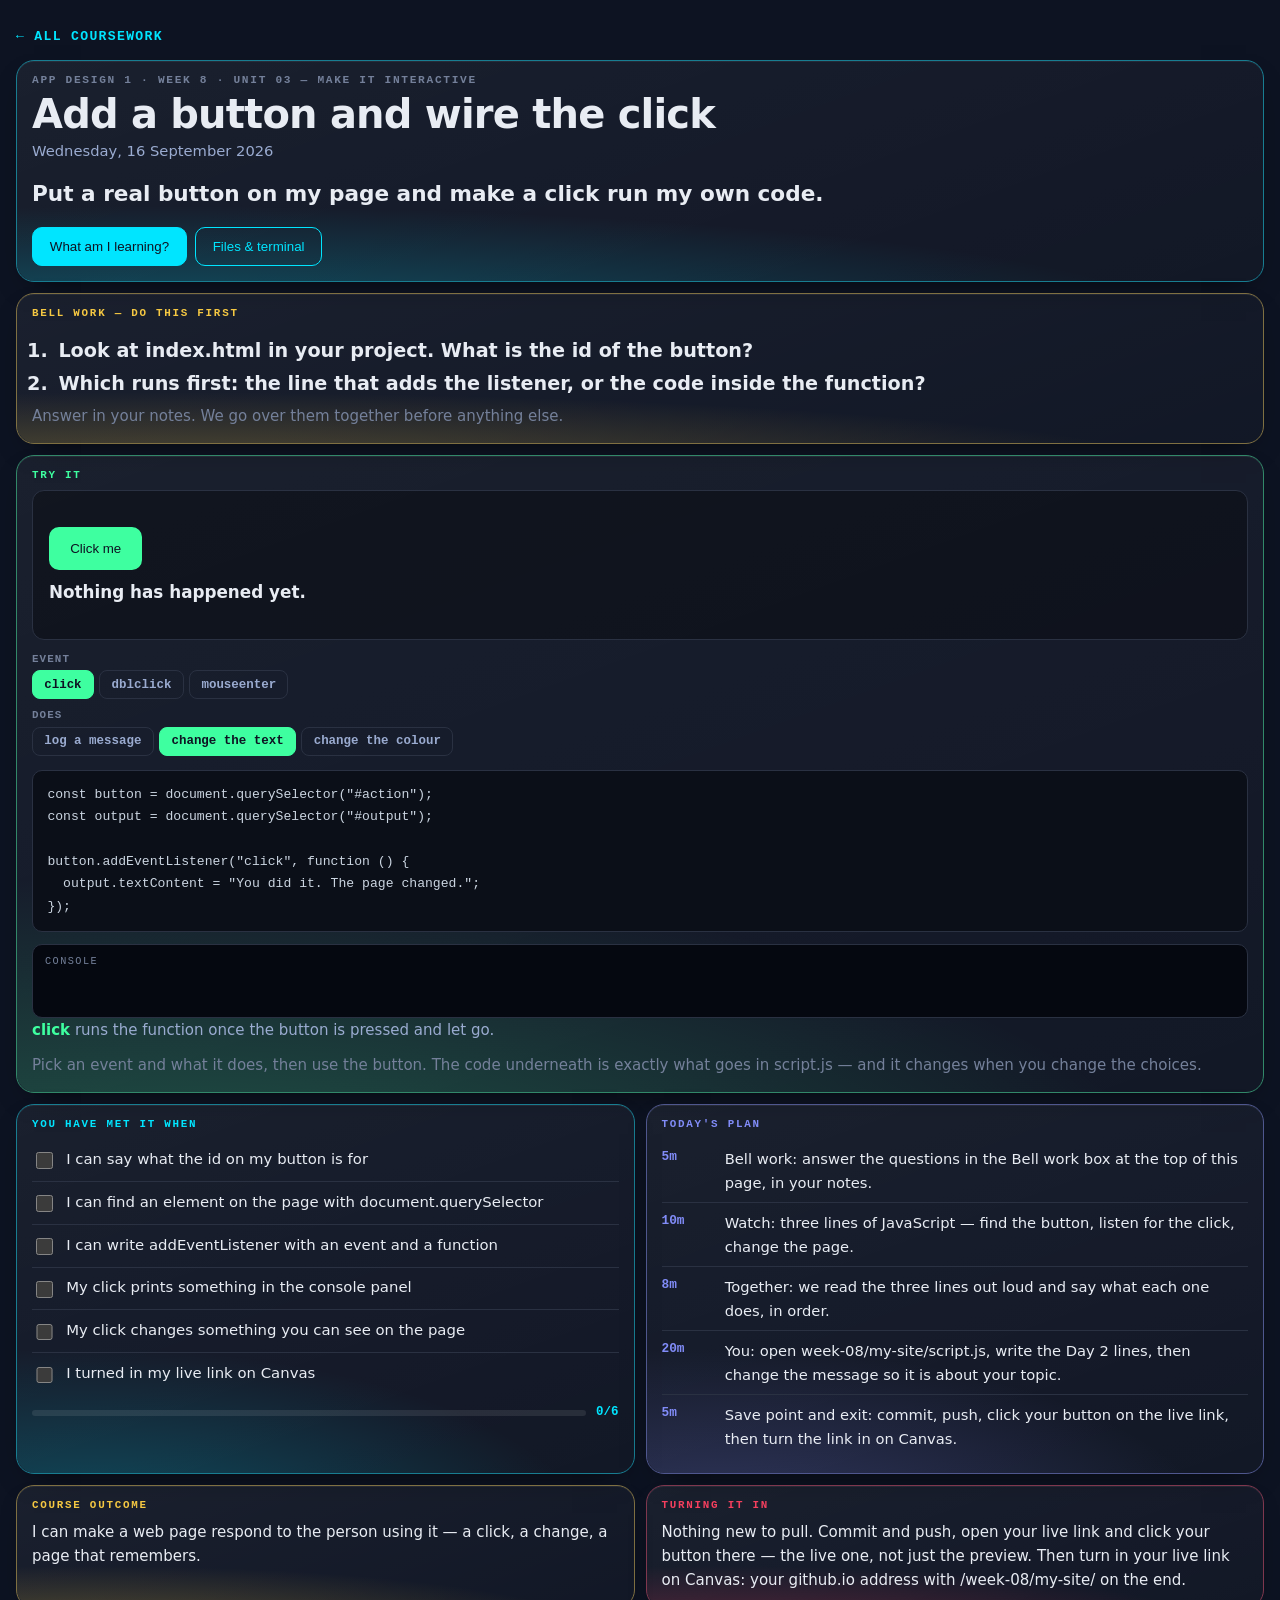
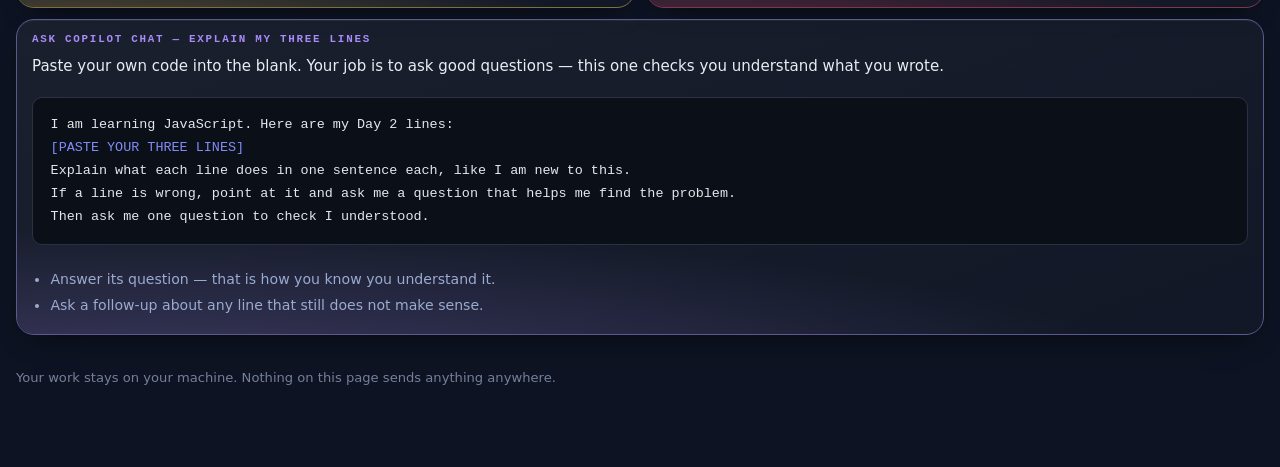
<file: week-08/day-2/index.html>
<!doctype html>
<html lang="en">

<head>
  <meta charset="utf-8">
  <meta name="viewport" content="width=device-width,initial-scale=1">
  <title>Add a button and wire the click — App Design 1</title>
  <meta name="color-scheme" content="dark">
  <link rel="stylesheet" href="styles.css">
</head>

<body>
  <div class="wrap">
    <a class="back" href="../../">&larr; All coursework</a>
    <div class="bento">
      <section class="tl hero w4">
        <div class="eyebrow">App Design 1 &middot; Week 8 &middot; Unit 03 — Make it interactive</div>
        <h1>Add a button and wire the click</h1>
        <p class="when">Wednesday, 16 September 2026</p>
        <p class="slo">Put a real button on my page and make a click run my own code.</p>
        <div class="row">
          <button class="b solid" data-open="m-read" type="button">What am I learning?</button>

          <button class="b" data-open="m-files" type="button">Files &amp; terminal</button>
        </div>
      </section>
      <section class="tl w4 t-bell" style="--acc:var(--ss-gold,#f5c842)">
        <span class="k">Bell work — do this first</span>
        <ol class="bellq">
          <li>Look at index.html in your project. What is the id of the button?</li>
          <li>Which runs first: the line that adds the listener, or the code inside the function?</li>
        </ol>
        <p class="hint">Answer in your notes. We go over them together before anything else.</p>
      </section>
      <section class="tl lab w4" id="lab" data-lab="click">
        <span class="k">Try it</span>
        <div class="stage col">
          <button class="demo" id="cbtn" type="button">Click me</button>
          <p class="val" id="ctext" style="font-size:1.05rem;margin:0">Nothing has happened yet.</p>
        </div>
        <div class="ctrls">
          <div class="ctrl">
            <div class="cn">event</div>
            <div class="seg" data-prop="event">
              <button type="button" data-v="click" aria-pressed="true">click</button><button type="button"
                data-v="dblclick" aria-pressed="false">dblclick</button><button type="button" data-v="mouseenter"
                aria-pressed="false">mouseenter</button>
            </div>
          </div>
          <div class="ctrl">
            <div class="cn">does</div>
            <div class="seg" data-prop="does">
              <button type="button" data-v="log" aria-pressed="false">log a message</button><button type="button"
                data-v="text" aria-pressed="true">change the text</button><button type="button" data-v="colour"
                aria-pressed="false">change the colour</button>
            </div>
          </div>
        </div>
        <div class="readout" id="ro"></div>
        <div class="devcon" id="cout">
          <div class="hd">Console</div>
        </div>
        <p class="axis" id="axis"></p>
        <p class="hint">Pick an event and what it does, then use the button. The code underneath is exactly what goes in
          script.js — and it changes when you change the choices.</p>
      </section>
      <section class="tl">
        <span class="k">You have met it when</span>
        <ul class="sc">
          <li><label><input type="checkbox" data-sc="0"><span>I can say what the id on my button is for</span></label>
          </li>
          <li><label><input type="checkbox" data-sc="1"><span>I can find an element on the page with
                document.querySelector</span></label></li>
          <li><label><input type="checkbox" data-sc="2"><span>I can write addEventListener with an event and a
                function</span></label></li>
          <li><label><input type="checkbox" data-sc="3"><span>My click prints something in the console
                panel</span></label></li>
          <li><label><input type="checkbox" data-sc="4"><span>My click changes something you can see on the
                page</span></label></li>
          <li><label><input type="checkbox" data-sc="5"><span>I turned in my live link on Canvas</span></label></li>
        </ul>
        <div class="prog">
          <div class="bar"><i id="scbar"></i></div><b id="scnum">0/6</b>
        </div>
      </section>
      <section class="tl t-plan" style="--acc:var(--ss-peri,#818cf8)">
        <span class="k">Today's plan</span>
        <ul class="plan">
          <li><span class="m">5m</span><span>Bell work: answer the questions in the Bell work box at the top of this
              page, in your notes.</span></li>
          <li><span class="m">10m</span><span>Watch: three lines of JavaScript — find the button, listen for the click,
              change the page.</span></li>
          <li><span class="m">8m</span><span>Together: we read the three lines out loud and say what each one does, in
              order.</span></li>
          <li><span class="m">20m</span><span>You: open week-08/my-site/script.js, write the Day 2 lines, then change
              the message so it is about your topic.</span></li>
          <li><span class="m">5m</span><span>Save point and exit: commit, push, click your button on the live link, then
              turn the link in on Canvas.</span></li>
        </ul>
      </section>
      <section class="tl t-clo" style="--acc:var(--ss-gold,#f5c842)">
        <span class="k">Course outcome</span>
        <p>I can make a web page respond to the person using it — a click, a change, a page that remembers.</p>
      </section>
      <section class="tl t-turn" style="--acc:var(--ss-rose,#f43f5e)">
        <span class="k">Turning it in</span>
        <p>Nothing new to pull. Commit and push, open your live link and click your button there — the live one, not
          just the preview. Then turn in your live link on Canvas: your github.io address with /week-08/my-site/ on the
          end.</p>
      </section>
      <section class="tl w4 t-prompt" style="--acc:var(--ss-violet,#a78bfa)">
        <span class="k">Ask Copilot Chat — explain my three lines</span>
        <p>Paste your own code into the blank. Your job is to ask good questions — this one checks you understand what
          you wrote.</p>
        <div class="codewrap"><button class="cp" type="button">Copy</button>
          <pre class="code">I am learning JavaScript. Here are my Day 2 lines:
<b>[PASTE YOUR THREE LINES]</b>
Explain what each line does in one sentence each, like I am new to this.
If a line is wrong, point at it and ask me a question that helps me find the problem.
Then ask me one question to check I understood.</pre>
        </div>
        <ul class="rules">
          <li>Answer its question — that is how you know you understand it.</li>
          <li>Ask a follow-up about any line that still does not make sense.</li>
        </ul>
      </section>
    </div>
    <footer>Your work stays on your machine. Nothing on this page sends anything anywhere.</footer>
  </div>

  <dialog id="m-read">
    <div class="sheet"><button class="x" data-close type="button">Close</button>
      <h3>What am I learning?</h3>
      <p>Three lines today, and they are the three lines behind nearly every button on the internet.</p>
      <p>The first finds the button. Every element can have an id, and document.querySelector(&quot;#action&quot;) means
        “find the thing whose id is action.” The # is what says id — leave it off and JavaScript finds nothing.</p>
      <p>The second listens. addEventListener(&quot;click&quot;, function () { … }) means “when this is clicked, run the
        code inside the curly brackets.” Here is the part that surprises people: that code does not run when the page
        loads. It sits there waiting. It only runs when the click actually happens.</p>
      <p>The third changes what you see. textContent is the words inside an element, and setting it swaps them for new
        ones. That is the moment your page responds to a person.</p>
    </div>
  </dialog>



  <dialog id="m-files">
    <div class="sheet"><button class="x" data-close type="button">Close</button>
      <h3>Files &amp; terminal</h3>
      <p>Everything for this week is already in your week folder.</p>

      <h3 style="margin-top:1.3rem">Get the whole week — once</h3>
      <p>The whole week comes down in one go — all four days and the project you build in. Run this once, on Tuesday, in
        the terminal at the bottom of your Codespace.</p>
      <div class="codewrap"><button class="cp" type="button">Copy</button>
        <pre class="code"><b># the whole week in one go — do this once</b>
npx degit coltonsharp-dev/ALA2627-ASD-Coursework/week-08 week-08
cd week-08/my-site
python -m http.server 8000</pre>
      </div>
      <p>Wednesday to Friday there is nothing to pull. Your project is already in week-08/my-site — open it, start the
        preview with the last line, and keep going.</p>
      <p class="hint">Terminal not co-operating? The Week 8 page has a Download button for the same project. Use it and
        keep going — do not lose a period to a command.</p>
    </div>
  </dialog>
  <script src="script.js" defer></script>
</body>

</html>
</file>
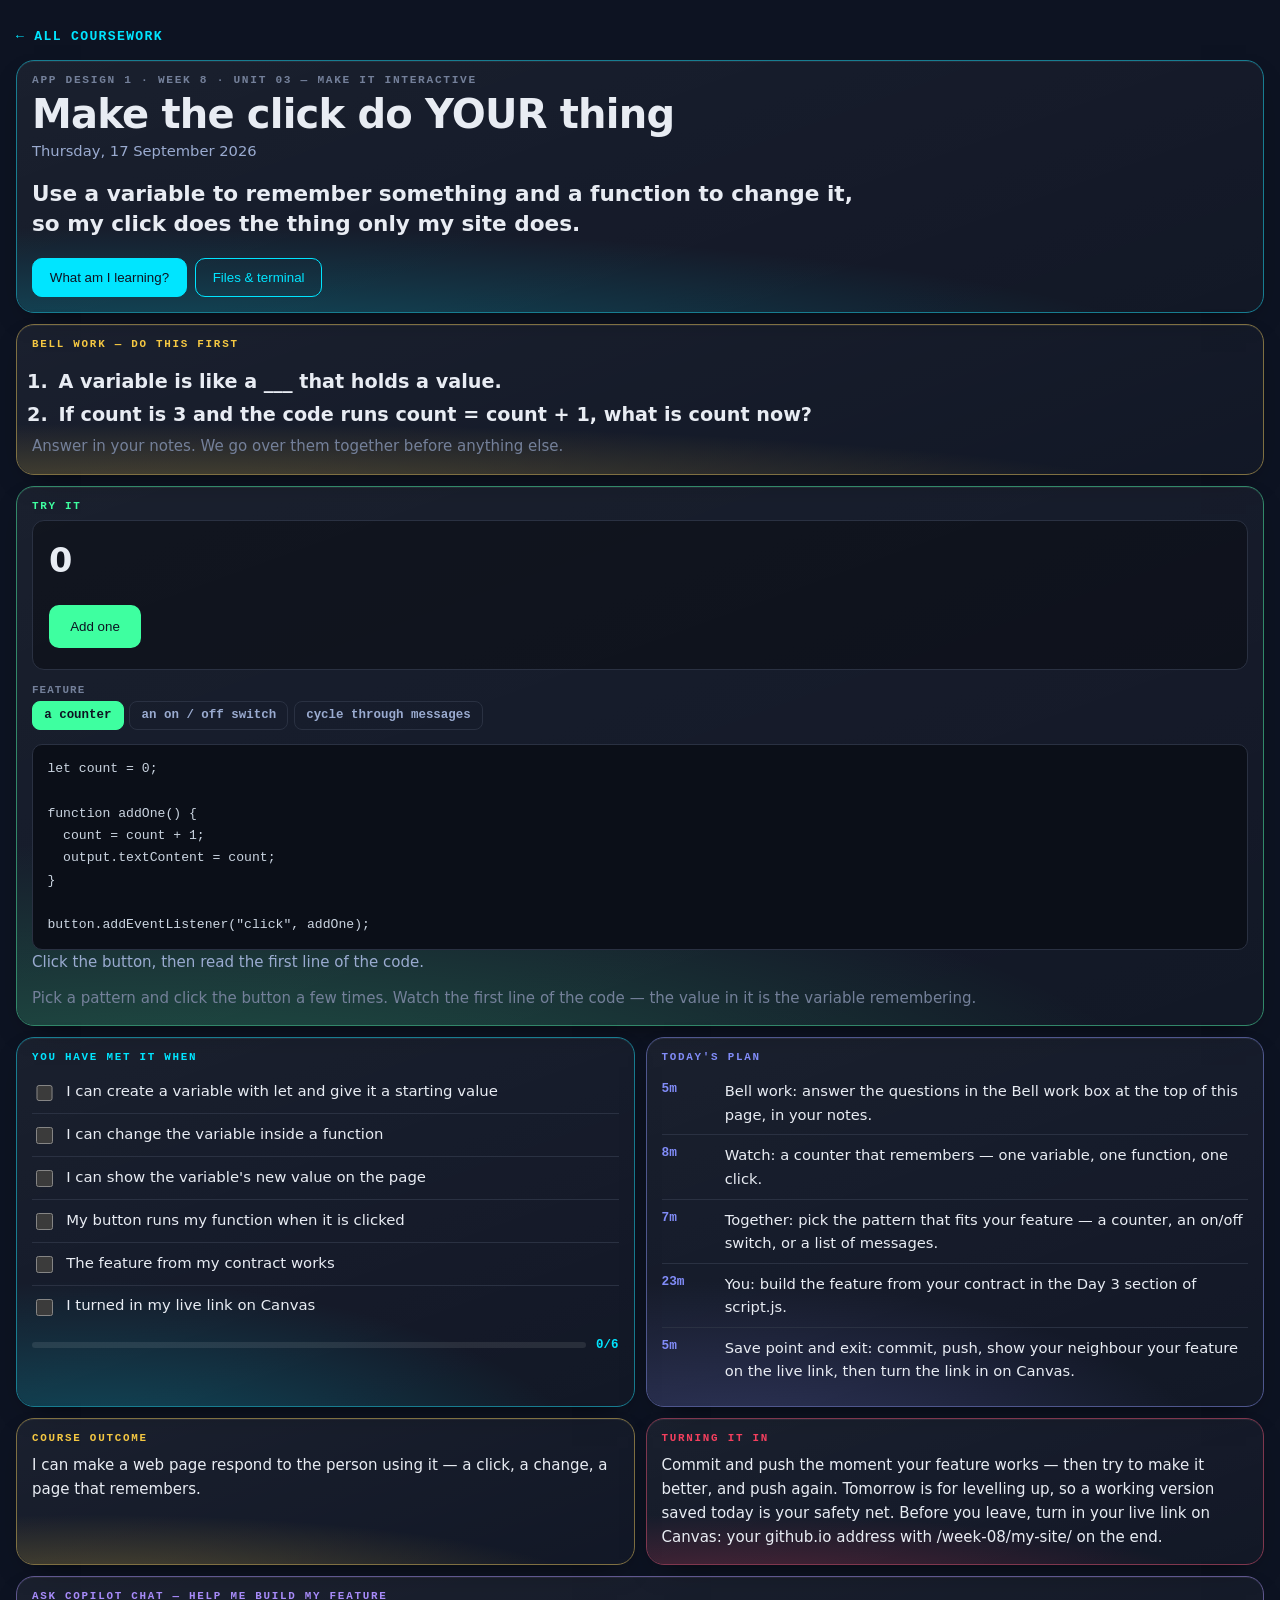
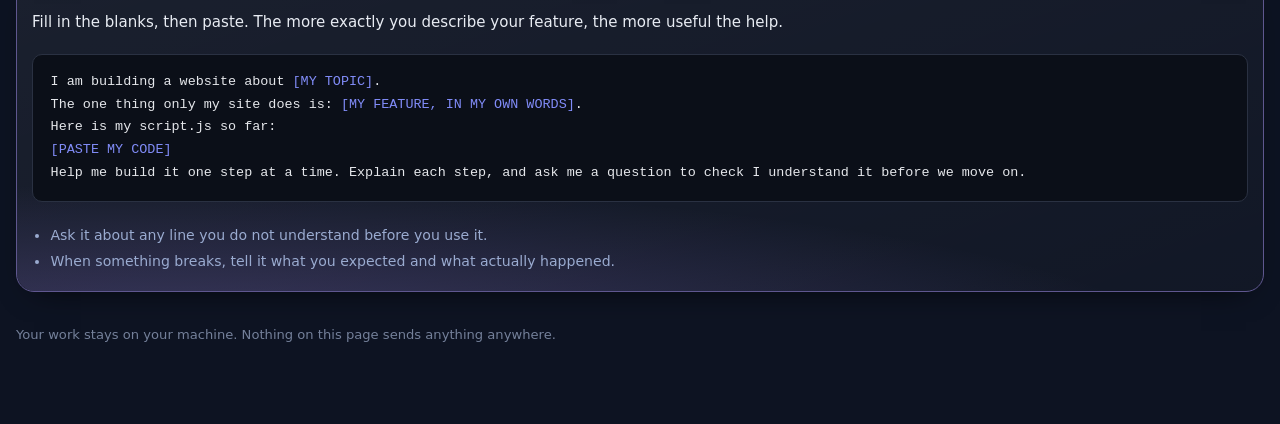
<file: week-08/day-3/index.html>
<!doctype html>
<html lang="en">
<head>
<meta charset="utf-8">
<meta name="viewport" content="width=device-width,initial-scale=1">
<title>Make the click do YOUR thing — App Design 1</title>
<meta name="color-scheme" content="dark">
<style>
:root{--acc:var(--ss-cyan,#00e5ff)}
*{box-sizing:border-box}
body{margin:0;background:var(--ss-void,#0d1322);color:var(--ss-bone,#e8ecf3);
  font:16px/1.6 var(--ss-body,"Inter",system-ui,sans-serif);padding:1.4rem 1rem 5rem}
.wrap{max-width:96rem;margin:0 auto}
a.back{display:inline-block;color:var(--acc);text-decoration:none;font:600 .82rem/1 var(--ss-mono,ui-monospace,monospace);
  letter-spacing:.1em;text-transform:uppercase;margin:0 0 1rem}

/* ── the grid: the dashboard's, verbatim in behaviour ───────────────────── */
.bento{display:grid;gap:11px;grid-template-columns:repeat(4,minmax(0,1fr));align-items:stretch}
.bento > *{grid-column:span 2}
.bento > .w1{grid-column:span 1}
.bento > .w4{grid-column:span 4}
/* Height-matching only helps when the tiles in a row are already close. On a phone
   two tiles share a row and one of them is a five-item plan — stretched, its short
   neighbour grew 729px of empty gradient. Ragged is correct at this size. */
@media (max-width:760px){.bento{grid-template-columns:repeat(6,minmax(0,1fr));gap:7px;align-items:start}
  .bento > *{grid-column:span 3} .bento > .w1{grid-column:span 3} .bento > .w4{grid-column:span 6}}
@media (min-width:1500px){.bento{grid-template-columns:repeat(8,minmax(0,1fr))}
  .bento > *{grid-column:span 2} .bento > .w1{grid-column:span 2} .bento > .w4{grid-column:span 8}
  /* the lab keeps six columns and the criteria ride alongside it, so the widest
     screen gains density rather than gaining empty space */
  .bento > .lab{grid-column:span 6} .bento > .lab + *{grid-column:span 2}
  /* The plan is five rows of prose next to two tiles of three lines each. Stretched
     into one row the short pair inflate into dead space, which looks worse than the
     raggedness it was fixing. So the plan takes a narrow column two rows tall and the
     other two stack beside it — the row fills, nothing is padded out to match. */
  .bento > .t-plan{grid-column:span 3;grid-row:span 2}
  .bento > .t-clo, .bento > .t-turn{grid-column:span 5}}

/* ── the tile ───────────────────────────────────────────────────────────── */
.tl{position:relative;overflow:hidden;border-radius:18px;padding:14px 15px 15px;display:flex;flex-direction:column;
  background:linear-gradient(160deg,rgba(255,255,255,.055),rgba(255,255,255,.02));
  border:1px solid color-mix(in srgb, var(--acc) 42%, var(--ss-border,#2a3142));
  box-shadow:0 1px 0 rgba(255,255,255,.06) inset,0 12px 30px -18px rgba(0,0,0,.9);
  transition:transform .16s var(--ss-ease,cubic-bezier(.2,.7,.3,1)),border-color .16s}
.tl::after{content:"";position:absolute;inset:0;pointer-events:none;border-radius:inherit;
  background:radial-gradient(125% 85% at 12% 122%, var(--acc) 0%, transparent 66%);opacity:.30}
.tl > *{position:relative;z-index:1}
.k{display:block;font:600 .68rem/1 var(--ss-mono,ui-monospace,monospace);letter-spacing:.16em;
  text-transform:uppercase;color:var(--acc);margin:0 0 .55rem}

/* hero */
.hero{--acc:var(--ss-cyan,#00e5ff)}
.hero .eyebrow{font:600 .7rem/1 var(--ss-mono,ui-monospace,monospace);letter-spacing:.15em;
  text-transform:uppercase;color:var(--ss-faint,#74809a)}
.hero h1{font-family:var(--ss-display,"Syne",system-ui,sans-serif);font-size:clamp(1.5rem,3.4vw,2.5rem);
  line-height:1.08;letter-spacing:-.02em;margin:.45rem 0 .2rem}
.hero .when{color:var(--ss-mist,#9aabd0);font-size:.92rem;margin:0 0 1rem}
.hero .slo{font-size:clamp(1.05rem,1.7vw,1.35rem);font-weight:600;line-height:1.42;margin:0;max-width:52rem}
.hero .row{display:flex;flex-wrap:wrap;gap:.5rem;margin-top:1.1rem}

button.b{cursor:pointer;font:600 .84rem/1 inherit;padding:.7rem 1.05rem;border-radius:10px;
  border:1px solid var(--acc);background:transparent;color:var(--acc);transition:background .15s,color .15s}
button.b:hover{background:var(--acc);color:var(--ss-void,#0d1322)}
button.b.solid{background:var(--acc);color:var(--ss-void,#0d1322)}
button.b.solid:hover{filter:brightness(1.12)}
a.b{display:inline-block;text-decoration:none}

/* success criteria */
.sc{list-style:none;margin:0;padding:0}
.sc li{border-bottom:1px solid var(--ss-border,#2a3142)}
.sc li:last-child{border-bottom:0}
.sc label{display:flex;gap:.65rem;align-items:flex-start;padding:.55rem 0;cursor:pointer;font-size:.93rem}
.sc input{margin-top:.28rem;width:1.05rem;height:1.05rem;accent-color:var(--acc);flex:none}
.sc input:checked + span{color:var(--ss-faint,#74809a);text-decoration:line-through}
.prog{display:flex;align-items:center;gap:.6rem;margin-top:.7rem}
.prog .bar{flex:1;height:6px;border-radius:99px;background:rgba(255,255,255,.09);overflow:hidden}
.prog .bar i{display:block;height:100%;width:0;background:var(--acc);transition:width .25s}
.prog b{font:700 .78rem/1 var(--ss-mono,ui-monospace,monospace);color:var(--acc)}

/* plan */
.plan{list-style:none;margin:0;padding:0}
.plan li{display:flex;gap:.75rem;padding:.5rem 0;border-bottom:1px solid var(--ss-border,#2a3142);font-size:.92rem}
.plan li:last-child{border-bottom:0}
.plan .m{flex:none;width:3.2rem;font:700 .8rem/1.55 var(--ss-mono,ui-monospace,monospace);color:var(--acc)}

/* generic tile text */
.tl p{margin:0 0 .7rem;font-size:.94rem}.tl p:last-child{margin:0}
.tl .big{font-size:1.02rem;line-height:1.5}

/* ── the lab ────────────────────────────────────────────────────────────── */
.lab{--acc:var(--ss-green,#3effa0)}
.lab .stage{background:rgba(0,0,0,.32);border:1px solid var(--ss-border,#2a3142);border-radius:12px;
  padding:16px;min-height:0;height:clamp(150px,20vh,190px);display:flex}
.lab .stage .fx{flex:1;display:flex;gap:10px;transition:all .28s var(--ss-ease,cubic-bezier(.2,.7,.3,1))}
.lab .box{background:color-mix(in srgb,var(--acc) 30%,transparent);border:1px solid var(--acc);
  border-radius:9px;padding:.7rem .9rem;font:700 .82rem/1.3 var(--ss-mono,ui-monospace,monospace);
  color:var(--ss-bone,#e8ecf3);display:grid;place-items:center;transition:all .28s}
.lab .box.b2{min-height:64px}.lab .box.b3{min-height:88px}
.ctrls{margin-top:.9rem;display:grid;gap:.7rem}
.ctrl .cn{font:600 .68rem/1 var(--ss-mono,ui-monospace,monospace);letter-spacing:.1em;text-transform:uppercase;
  color:var(--ss-faint,#74809a);margin-bottom:.35rem}
.seg{display:flex;flex-wrap:wrap;gap:.35rem}
.seg button{cursor:pointer;font:600 .78rem/1 var(--ss-mono,ui-monospace,monospace);padding:.45rem .7rem;
  border-radius:8px;border:1px solid var(--ss-border,#2a3142);background:transparent;color:var(--ss-mist,#9aabd0)}
.seg button[aria-pressed=true]{background:var(--acc);border-color:var(--acc);color:var(--ss-void,#0d1322)}
.readout{margin-top:.9rem;background:#0b0f18;border:1px solid var(--ss-border,#2a3142);border-radius:10px;
  padding:.8rem .9rem;font:.82rem/1.7 var(--ss-mono,ui-monospace,monospace);color:#cbd5e1;overflow-x:auto}
.readout .p{color:var(--ss-peri,#818cf8)}.readout .v{color:var(--ss-green,#3effa0)}
.axis{margin-top:.75rem;font-size:.87rem;color:var(--ss-mist,#9aabd0)}
.axis b{color:var(--acc)}
.slid{width:100%;accent-color:var(--acc)}

/* ── modal ──────────────────────────────────────────────────────────────── */
dialog{border:none;padding:0;background:transparent;max-width:min(46rem,94vw);width:100%}
dialog::backdrop{background:rgba(6,9,16,.74)}
.sheet{background:var(--ss-ink,#161d31);border:1px solid var(--ss-border,#2a3142);border-radius:18px;
  padding:1.4rem 1.5rem;color:var(--ss-bone,#e8ecf3);max-height:84vh;overflow:auto}
.sheet h3{font-family:var(--ss-display,"Syne",system-ui,sans-serif);font-size:1.25rem;margin:0 0 .8rem}
.sheet p{font-size:.98rem;margin:0 0 .9rem}
.sheet .x{position:sticky;top:0;float:right;cursor:pointer;background:transparent;border:1px solid var(--ss-border,#2a3142);
  color:var(--ss-mist,#9aabd0);border-radius:8px;font:600 .75rem/1 var(--ss-mono,ui-monospace,monospace);padding:.45rem .6rem}
.sheet img{width:100%;height:auto;border-radius:10px;border:1px solid var(--ss-border,#2a3142)}
pre.code{background:#0b0f18;border:1px solid var(--ss-border,#2a3142);border-radius:10px;padding:1rem 1.1rem;
  overflow-x:auto;font:.84rem/1.7 var(--ss-mono,ui-monospace,monospace);color:#e5e7eb;margin:.5rem 0;position:relative}
pre.code b{color:var(--ss-peri,#818cf8);font-weight:400}
.codewrap{position:relative}
.codewrap .cp{position:absolute;top:.55rem;right:.55rem;cursor:pointer;border:1px solid #3b4252;background:#1c2230;
  color:var(--ss-peri,#818cf8);font:600 .72rem/1 var(--ss-mono,ui-monospace,monospace);letter-spacing:.06em;
  text-transform:uppercase;padding:.42rem .65rem;border-radius:6px}
.codewrap .cp.ok{background:#064e3b;border-color:#10b981;color:#6ee7b7}
.files{list-style:none;margin:.5rem 0 0;padding:0}
.files li{padding:.5rem 0;border-top:1px solid var(--ss-border,#2a3142)}
.files a{color:var(--acc);font:600 .9rem/1.5 var(--ss-mono,ui-monospace,monospace);text-decoration:none}
.files span{display:block;color:var(--ss-faint,#74809a);font-size:.85rem;margin-top:.1rem}
.who{display:flex;gap:.7rem;flex-wrap:wrap;margin:0 0 .8rem}
.who label{flex:1 1 9rem;font:600 .7rem/1 var(--ss-mono,ui-monospace,monospace);letter-spacing:.08em;
  text-transform:uppercase;color:var(--ss-faint,#74809a)}
.who input{display:block;width:100%;margin-top:.35rem;padding:.55rem .65rem;font:inherit;color:var(--ss-bone,#e8ecf3);
  background:rgba(0,0,0,.3);border:1px solid var(--ss-border,#2a3142);border-radius:8px}
.who input:focus{outline:none;border-color:var(--acc)}
.hint{color:var(--ss-faint,#74809a);font-size:.85rem;margin:.6rem 0 0}
footer{max-width:96rem;margin:2rem auto 0;color:var(--ss-faint,#74809a);font-size:.82rem}

/* ── JavaScript labs ────────────────────────────────────────────────────────
   A JavaScript day has no box to push around; what it has is a console that talks back.
   So these labs carry a small console, styled like the real one, and every lab's readout
   is the exact code the student would type into script.js. */
.lab .jsrow{display:flex;flex-wrap:wrap;gap:.6rem;align-items:center;width:100%}
.lab .jsin{flex:1;min-width:10rem;padding:.65rem .8rem;border-radius:9px;border:1px solid var(--ss-border,#2a3142);
  background:rgba(0,0,0,.35);color:var(--ss-bone,#e8ecf3);font:.95rem var(--ss-mono,ui-monospace,monospace)}
.lab .jsin:focus{outline:none;border-color:var(--acc)}
.lab .demo{font:700 .95rem/1 inherit;background:var(--acc);color:#0d1322;border:2px solid var(--acc);
  border-radius:10px;padding:.75rem 1.2rem;cursor:pointer;transition:filter .15s,transform .1s}
.lab .demo:hover{filter:brightness(1.12)}.lab .demo:active{transform:translateY(2px)}
.lab .demo:focus-visible{outline:none;box-shadow:0 0 0 4px rgba(255,255,255,.35)}
.lab .val{font:700 clamp(1.3rem,3vw,2.1rem)/1.15 var(--ss-display,system-ui,sans-serif);color:var(--ss-bone,#e8ecf3)}
.lab .stage.col{flex-direction:column;align-items:flex-start;justify-content:center;gap:.8rem;height:auto;min-height:150px}
.devcon{margin-top:.8rem;background:#050810;border:1px solid var(--ss-border,#2a3142);border-radius:10px;
  min-height:4.6rem;max-height:9rem;overflow:auto;padding:.5rem .75rem;font:.8rem/1.6 var(--ss-mono,ui-monospace,monospace)}
.devcon .hd{color:var(--ss-faint,#74809a);font-size:.64rem;letter-spacing:.14em;text-transform:uppercase;margin-bottom:.25rem}
.devcon .ok{color:#e5e7eb}.devcon .ok::before{content:"› ";color:var(--ss-faint,#74809a)}
.devcon .err{color:#fca5a5;background:rgba(244,63,94,.12);border-radius:5px;padding:0 .35rem}

/* ── Bell work ──────────────────────────────────────────────────────────── */
.bellq{margin:.2rem 0 0;padding-left:1.4rem;font-size:clamp(1rem,1.5vw,1.2rem);font-weight:600;line-height:1.45}
.bellq li{margin:.35rem 0;padding-left:.25rem}

/* ── Ask Copilot Chat ───────────────────────────────────────────────────── */
.t-prompt pre.code{white-space:pre-wrap}
.t-prompt .rules{margin:.7rem 0 0;padding-left:1.15rem;font-size:.88rem;color:var(--ss-mist,#9aabd0)}
.t-prompt .rules li{margin:.2rem 0}
</style>
</head>
<body>
<div class="wrap">
  <a class="back" href="../../">&larr; All coursework</a>
  <div class="bento">
    <section class="tl hero w4">
      <div class="eyebrow">App Design 1 &middot; Week 8 &middot; Unit 03 — Make it interactive</div>
      <h1>Make the click do YOUR thing</h1>
      <p class="when">Thursday, 17 September 2026</p>
      <p class="slo">Use a variable to remember something and a function to change it, so my click does the thing only my site does.</p>
      <div class="row">
        <button class="b solid" data-open="m-read" type="button">What am I learning?</button>
        
        <button class="b" data-open="m-files" type="button">Files &amp; terminal</button>
      </div>
    </section>
    <section class="tl w4 t-bell" style="--acc:var(--ss-gold,#f5c842)">
      <span class="k">Bell work — do this first</span>
      <ol class="bellq"><li>A variable is like a ___ that holds a value.</li><li>If count is 3 and the code runs count = count + 1, what is count now?</li></ol>
      <p class="hint">Answer in your notes. We go over them together before anything else.</p>
    </section>
    <section class="tl lab w4" id="lab" data-lab="state">
      <span class="k">Try it</span>
      <div class="stage col">
        <p class="val" id="sval">0</p>
        <button class="demo" id="sbtn" type="button">Add one</button>
      </div>
      <div class="ctrls"><div class="ctrl"><div class="cn">feature</div><div class="seg" data-prop="feature">
      <button type="button" data-v="counter" aria-pressed="true">a counter</button><button type="button" data-v="toggle" aria-pressed="false">an on / off switch</button><button type="button" data-v="messages" aria-pressed="false">cycle through messages</button>
    </div></div></div>
      <div class="readout" id="ro"></div>
      <p class="axis" id="axis">Click the button, then read the first line of the code.</p>
      <p class="hint">Pick a pattern and click the button a few times. Watch the first line of the code — the value in it is the variable remembering.</p>
    </section>
    <section class="tl">
      <span class="k">You have met it when</span>
      <ul class="sc"><li><label><input type="checkbox" data-sc="0"><span>I can create a variable with let and give it a starting value</span></label></li><li><label><input type="checkbox" data-sc="1"><span>I can change the variable inside a function</span></label></li><li><label><input type="checkbox" data-sc="2"><span>I can show the variable's new value on the page</span></label></li><li><label><input type="checkbox" data-sc="3"><span>My button runs my function when it is clicked</span></label></li><li><label><input type="checkbox" data-sc="4"><span>The feature from my contract works</span></label></li><li><label><input type="checkbox" data-sc="5"><span>I turned in my live link on Canvas</span></label></li></ul>
      <div class="prog"><div class="bar"><i id="scbar"></i></div><b id="scnum">0/6</b></div>
    </section>
    <section class="tl t-plan" style="--acc:var(--ss-peri,#818cf8)">
      <span class="k">Today's plan</span>
      <ul class="plan"><li><span class="m">5m</span><span>Bell work: answer the questions in the Bell work box at the top of this page, in your notes.</span></li><li><span class="m">8m</span><span>Watch: a counter that remembers — one variable, one function, one click.</span></li><li><span class="m">7m</span><span>Together: pick the pattern that fits your feature — a counter, an on/off switch, or a list of messages.</span></li><li><span class="m">23m</span><span>You: build the feature from your contract in the Day 3 section of script.js.</span></li><li><span class="m">5m</span><span>Save point and exit: commit, push, show your neighbour your feature on the live link, then turn the link in on Canvas.</span></li></ul>
    </section>
    <section class="tl t-clo" style="--acc:var(--ss-gold,#f5c842)">
      <span class="k">Course outcome</span><p>I can make a web page respond to the person using it — a click, a change, a page that remembers.</p>
    </section>
    <section class="tl t-turn" style="--acc:var(--ss-rose,#f43f5e)">
      <span class="k">Turning it in</span><p>Commit and push the moment your feature works — then try to make it better, and push again. Tomorrow is for levelling up, so a working version saved today is your safety net. Before you leave, turn in your live link on Canvas: your github.io address with /week-08/my-site/ on the end.</p>
    </section>
    <section class="tl w4 t-prompt" style="--acc:var(--ss-violet,#a78bfa)">
      <span class="k">Ask Copilot Chat — help me build my feature</span>
      <p>Fill in the blanks, then paste. The more exactly you describe your feature, the more useful the help.</p>
      <div class="codewrap"><button class="cp" type="button">Copy</button><pre class="code">I am building a website about <b>[MY TOPIC]</b>.
The one thing only my site does is: <b>[MY FEATURE, IN MY OWN WORDS]</b>.
Here is my script.js so far:
<b>[PASTE MY CODE]</b>
Help me build it one step at a time. Explain each step, and ask me a question to check I understand it before we move on.</pre></div>
      <ul class="rules"><li>Ask it about any line you do not understand before you use it.</li><li>When something breaks, tell it what you expected and what actually happened.</li></ul>
    </section>
  </div>
  <footer>Your work stays on your machine. Nothing on this page sends anything anywhere.</footer>
</div>

  <dialog id="m-read"><div class="sheet"><button class="x" data-close type="button">Close</button>
    <h3>What am I learning?</h3><p>Yesterday your click changed the page, but it changed it the same way every time. Today the page remembers.</p><p>A variable is a named box that holds a value. let count = 0; makes a box called count with 0 in it. A function is a named set of instructions that runs when you call it. Put them together — a click runs a function, the function changes the variable, then shows the new value — and the page is keeping track of something between clicks. That is how a like button knows it is on 12.</p><p>One rule saves most of today's problems: create the variable at the top of script.js, not inside the function. Inside the function it gets rebuilt from scratch on every click, so a counter shows 1 forever.</p><p>Your contract from Tuesday says what your one thing is. Pick the pattern below that fits it, then make it yours.</p></div></dialog>

  

  <dialog id="m-files"><div class="sheet"><button class="x" data-close type="button">Close</button>
    <h3>Files &amp; terminal</h3>
    <p>Everything for this week is already in your week folder.</p>

    <h3 style="margin-top:1.3rem">Get the whole week — once</h3>
    <p>The whole week comes down in one go — all four days and the project you build in. Run this once, on Tuesday, in the terminal at the bottom of your Codespace.</p>
    <div class="codewrap"><button class="cp" type="button">Copy</button><pre class="code"><b># the whole week in one go — do this once</b>
npx degit coltonsharp-dev/ALA2627-ASD-Coursework/week-08 week-08
cd week-08/my-site
python -m http.server 8000</pre></div>
    <p>Wednesday to Friday there is nothing to pull. Your project is already in week-08/my-site — open it, start the preview with the last line, and keep going.</p>
    <p class="hint">Terminal not co-operating? The Week 8 page has a Download button for the same project. Use it and keep going — do not lose a period to a command.</p>
  </div></dialog>
<script>
var NL = String.fromCharCode(10);
var RC = null;

/* modals */
document.querySelectorAll("[data-open]").forEach(function(b){
  b.addEventListener("click", function(){
    var d = document.getElementById(b.getAttribute("data-open"));
    if (d && d.showModal) d.showModal();
  });
});
document.querySelectorAll("[data-close]").forEach(function(b){
  b.addEventListener("click", function(){ b.closest("dialog").close(); });
});
document.querySelectorAll("dialog").forEach(function(d){
  d.addEventListener("click", function(e){ if (e.target === d) d.close(); });
});

/* success criteria progress */
var scBoxes = [].slice.call(document.querySelectorAll("input[data-sc]"));
var scBar = document.getElementById("scbar"), scNum = document.getElementById("scnum");
function scSync(){
  var n = scBoxes.filter(function(b){ return b.checked; }).length;
  if (scBar) scBar.style.width = (scBoxes.length ? (n / scBoxes.length) * 100 : 0) + "%";
  if (scNum) scNum.textContent = n + "/" + scBoxes.length;
}
scBoxes.forEach(function(b){ b.addEventListener("change", scSync); });
scSync();

/* copy buttons */
document.querySelectorAll(".codewrap .cp").forEach(function(b){
  b.addEventListener("click", function(){
    var t = b.parentElement.querySelector("pre").innerText;
    function done(){ b.textContent = "Copied"; b.classList.add("ok");
      setTimeout(function(){ b.textContent = "Copy"; b.classList.remove("ok"); }, 1600); }
    function fb(){ var r = document.createRange(); r.selectNodeContents(b.parentElement.querySelector("pre"));
      var s = getSelection(); s.removeAllRanges(); s.addRange(r); b.textContent = "Press Ctrl+C";
      setTimeout(function(){ b.textContent = "Copy"; }, 2200); }
    if (navigator.clipboard) navigator.clipboard.writeText(t).then(done, fb); else fb();
  });
});

/* ---- labs ---- */
var fx = document.getElementById("fx"), ro = document.getElementById("ro"), axis = document.getElementById("axis");
var state = {};
function segWire(onChange){
  document.querySelectorAll(".seg").forEach(function(seg){
    var prop = seg.getAttribute("data-prop");
    var pressed = seg.querySelector("[aria-pressed=true]");
    state[prop] = pressed ? pressed.getAttribute("data-v") : null;
    seg.querySelectorAll("button").forEach(function(btn){
      btn.addEventListener("click", function(){
        seg.querySelectorAll("button").forEach(function(o){ o.setAttribute("aria-pressed", "false"); });
        btn.setAttribute("aria-pressed", "true");
        state[prop] = btn.getAttribute("data-v");
        onChange();
      });
    });
  });
  onChange();
}
function css(rules){
  return rules.map(function(r){
    return '<span class="p">' + r[0] + '</span>: <span class="v">' + r[1] + '</span>;';
  }).join("<br>");
}

if (fx && document.querySelector('.seg[data-prop="flex-direction"]')) {
  segWire(function(){
    fx.style.flexDirection  = state["flex-direction"];
    fx.style.justifyContent = state["justify-content"];
    fx.style.alignItems     = state["align-items"];
    ro.innerHTML = ".cards {<br>&nbsp;&nbsp;" + css([
      ["display","flex"],["flex-direction",state["flex-direction"]],
      ["justify-content",state["justify-content"]],["align-items",state["align-items"]]
    ]).split("<br>").join("<br>&nbsp;&nbsp;") + "<br>}";
    var col = state["flex-direction"] === "column";
    axis.innerHTML = col
      ? "Direction is <b>column</b>, so the main axis runs <b>down</b>. justify-content is now moving things <b>vertically</b> and align-items is moving them <b>across</b>. They swapped."
      : "Direction is <b>row</b>, so the main axis runs <b>across</b>. justify-content moves things <b>horizontally</b>, align-items moves them <b>vertically</b>.";
  });
}

if (fx && document.querySelector('.seg[data-prop="tool"]')) {
  var b1 = document.getElementById("sb1"), b2 = document.getElementById("sb2"), b3 = document.getElementById("sb3");
  segWire(function(){
    var n = state["size"] + "px", tool = state["tool"];
    fx.style.gap = tool === "gap" ? n : "0px";
    [b1,b2,b3].forEach(function(b){
      b.style.padding = tool === "padding" ? n : "0.7rem 0.9rem";
      b.style.margin  = tool === "margin"  ? n : "0px";
    });
    ro.innerHTML = tool === "gap"
      ? ".cards {<br>&nbsp;&nbsp;" + css([["display","flex"],["gap",n]]).split("<br>").join("<br>&nbsp;&nbsp;") + "<br>}"
      : ".card {<br>&nbsp;&nbsp;" + css([[tool,n]]) + "<br>}";
    axis.innerHTML = tool === "gap"
      ? "<b>gap</b> sits between the boxes and adds nothing to the outside edges. It only works because the parent is a flex container."
      : tool === "padding"
        ? "<b>padding</b> is inside each box, so the boxes grow. The space between them has not changed."
        : "<b>margin</b> is outside each box, so it pushes the neighbours away &mdash; and it also pushes against the container edge, which gap does not.";
  });
}

if (document.getElementById("dbtn")) {
  var ro2 = document.getElementById("ro");
  ro2.innerHTML = ".btn:hover&nbsp;&nbsp;&nbsp;&nbsp;{ " + '<span class="p">filter</span>: <span class="v">brightness(1.15)</span>;' + " }<br>" +
    ".btn:focus-visible { " + '<span class="p">box-shadow</span>: <span class="v">0 0 0 4px</span>;' + " }<br>" +
    ".btn:active&nbsp;&nbsp;&nbsp;{ " + '<span class="p">transform</span>: <span class="v">translateY(2px)</span>;' + " }";
}

/* ---- JavaScript labs ---- */
function escH(t){ return String(t).split("&").join("&amp;").split("<").join("&lt;").split(">").join("&gt;"); }
var cout = document.getElementById("cout");
function logLine(text, bad){
  if (!cout) return;
  var row = document.createElement("div"); row.className = bad ? "err" : "ok"; row.textContent = text;
  cout.appendChild(row); cout.scrollTop = cout.scrollHeight;
}

if (document.querySelector('[data-lab="console"]')) {
  var cin = document.getElementById("cin");
  var cline = function(){
    var msg = cin.value;
    return state["quotes"] === "forgot" ? "console.log(" + msg + ");" : 'console.log("' + msg + '");';
  };
  segWire(function(){ ro.innerHTML = '<span class="p">// script.js</span><br>' + escH(cline()); });
  cin.addEventListener("input", function(){ ro.innerHTML = '<span class="p">// script.js</span><br>' + escH(cline()); });
  document.getElementById("crun").addEventListener("click", function(){
    var msg = cin.value;
    if (state["quotes"] === "forgot") {
      /* the real browser error, not a made-up one: one word is a name nobody defined;
         several words are not even valid code, so the browser stops before running it */
      var parts = msg.trim().split(" ").filter(function(w){ return w.length; });
      if (parts.length > 1) {
        logLine("Uncaught SyntaxError: missing ) after argument list", true);
        axis.innerHTML = "Red. Without quotes, JavaScript reads <b>" + escH(parts[0]) + " " + escH(parts[1]) + "</b> as code, and that is not valid code &mdash; so nothing in the file runs. Quotes mean <b>this is text</b>.";
      } else {
        var word = parts[0] || "message";
        logLine("Uncaught ReferenceError: " + word + " is not defined", true);
        axis.innerHTML = "Red. Without quotes JavaScript thinks <b>" + escH(word) + "</b> is the name of something, and nothing has that name. Quotes mean <b>this is text</b>.";
      }
    } else {
      logLine(msg, false);
      axis.innerHTML = "It printed. That is JavaScript talking back to you &mdash; every day this week starts here.";
    }
  });
}

if (document.querySelector('[data-lab="click"]')) {
  var kb = document.getElementById("cbtn"), kt = document.getElementById("ctext");
  var kcol = ["#3effa0", "#f5c842", "#818cf8", "#f43f5e"], kci = 0, kev = null;
  var kdo = function(){
    var d = state["does"];
    if (d === "log") logLine("The button was used (" + state["event"] + ")", false);
    if (d === "text") kt.textContent = "You did it. The page changed.";
    if (d === "colour") { kci = (kci + 1) % kcol.length; kb.style.background = kcol[kci]; kb.style.borderColor = kcol[kci]; }
  };
  segWire(function(){
    if (kev) kb.removeEventListener(kev, kdo);
    kev = state["event"]; kb.addEventListener(kev, kdo);
    kt.textContent = "Nothing has happened yet."; kb.style.background = ""; kb.style.borderColor = "";
    var inner = state["does"] === "log" ? 'console.log("The button was used");'
      : state["does"] === "text" ? 'output.textContent = "You did it. The page changed.";'
      : 'button.style.background = "gold";';
    var lines = ['const button = document.querySelector("#action");'];
    if (state["does"] === "text") lines.push('const output = document.querySelector("#output");');
    lines.push("");
    lines.push('button.addEventListener("' + kev + '", function () {');
    ro.innerHTML = lines.map(escH).join("<br>") + "<br>&nbsp;&nbsp;" + escH(inner) + "<br>" + escH("});");
    axis.innerHTML = kev === "click" ? "<b>click</b> runs the function once the button is pressed and let go."
      : kev === "dblclick" ? "<b>dblclick</b> needs two quick clicks. Try one click &mdash; nothing happens now."
      : "<b>mouseenter</b> runs the moment the pointer arrives. No click at all.";
  });
}

if (document.querySelector('[data-lab="state"]')) {
  var sb = document.getElementById("sbtn"), sv = document.getElementById("sval");
  var count = 0, isOn = false, spot = 0, msgs = ["Go team!", "Practice starts at 3", "Big game Friday"];
  var sdraw = function(){
    var f = state["feature"], code = [];
    if (f === "counter") { sv.textContent = String(count); sb.textContent = "Add one";
      code = ["let count = " + count + ";", "", "function addOne() {", "  count = count + 1;", "  output.textContent = count;", "}", "", 'button.addEventListener("click", addOne);']; }
    if (f === "toggle") { sv.textContent = isOn ? "ON" : "OFF"; sb.textContent = "Switch";
      code = ["let isOn = " + isOn + ";", "", "function flip() {", "  isOn = !isOn;", '  output.textContent = isOn ? "ON" : "OFF";', "}", "", 'button.addEventListener("click", flip);']; }
    if (f === "messages") { sv.textContent = msgs[spot]; sb.textContent = "Next";
      code = ['let messages = ["Go team!", "Practice starts at 3", "Big game Friday"];', "let spot = " + spot + ";", "", "function next() {", "  spot = (spot + 1) % messages.length;", "  output.textContent = messages[spot];", "}", "", 'button.addEventListener("click", next);']; }
    ro.innerHTML = code.map(function(l){ return escH(l).split("  ").join("&nbsp;&nbsp;"); }).join("<br>");
  };
  sb.addEventListener("click", function(){
    var f = state["feature"];
    if (f === "counter") count = count + 1;
    if (f === "toggle") isOn = !isOn;
    if (f === "messages") spot = (spot + 1) % msgs.length;
    sdraw();
    axis.innerHTML = "Look at the first line: the value changed. <b>That is a variable</b> &mdash; the page remembering something between clicks.";
  });
  segWire(sdraw);
}

/* receipt */
var rcGo = document.getElementById("rc-go");
if (rcGo) rcGo.addEventListener("click", function(){
  var name = (document.getElementById("rc-name").value || "").trim();
  var period = (document.getElementById("rc-period").value || "").trim();
  var msg = document.getElementById("rc-msg");
  if (!name) { msg.textContent = "Put your name in first — the receipt is no use without it."; return; }
  var boxes = [].slice.call(document.querySelectorAll("input[data-rc]"));
  var items = boxes.map(function(b){
    return { done: b.checked, text: b.parentElement.querySelector("span").textContent.trim() };
  });
  var doneN = items.filter(function(i){ return i.done; }).length;
  var L = [];
  L.push("RECEIPT — " + RC.course);
  L.push(RC.title);
  L.push("Week " + RC.week + " · Day " + RC.day + " · " + RC.date);
  L.push("");
  L.push("Name:      " + name);
  L.push("Period:    " + (period || "not given"));
  L.push("Finished:  " + new Date().toLocaleString());
  L.push("Completed: " + doneN + " of " + items.length);
  L.push("");
  L.push("WHAT I DID");
  items.forEach(function(i, n){ L.push("  [" + (i.done ? "x" : " ") + "] " + (n + 1) + ". " + i.text); });
  L.push("");
  var basis = name + "|" + period + "|" + RC.day + "|" + items.map(function(i){ return i.done ? 1 : 0; }).join("");
  var h = 0; for (var k = 0; k < basis.length; k++) { h = ((h << 5) - h + basis.charCodeAt(k)) | 0; }
  L.push("check: " + (h >>> 0).toString(36).toUpperCase());
  L.push("(If this line is edited it will not match the answers above.)");
  var a = document.createElement("a");
  a.href = URL.createObjectURL(new Blob([L.join(NL)], { type: "text/plain" }));
  a.download = RC.file + "-" + name.toLowerCase().replace(/[^a-z0-9]+/g, "-").replace(/^-|-$/g, "") + ".txt";
  document.body.appendChild(a); a.click(); a.remove();
  msg.textContent = "Downloaded. Upload that file to the assignment.";
});
</script>
</body>
</html>
</file>
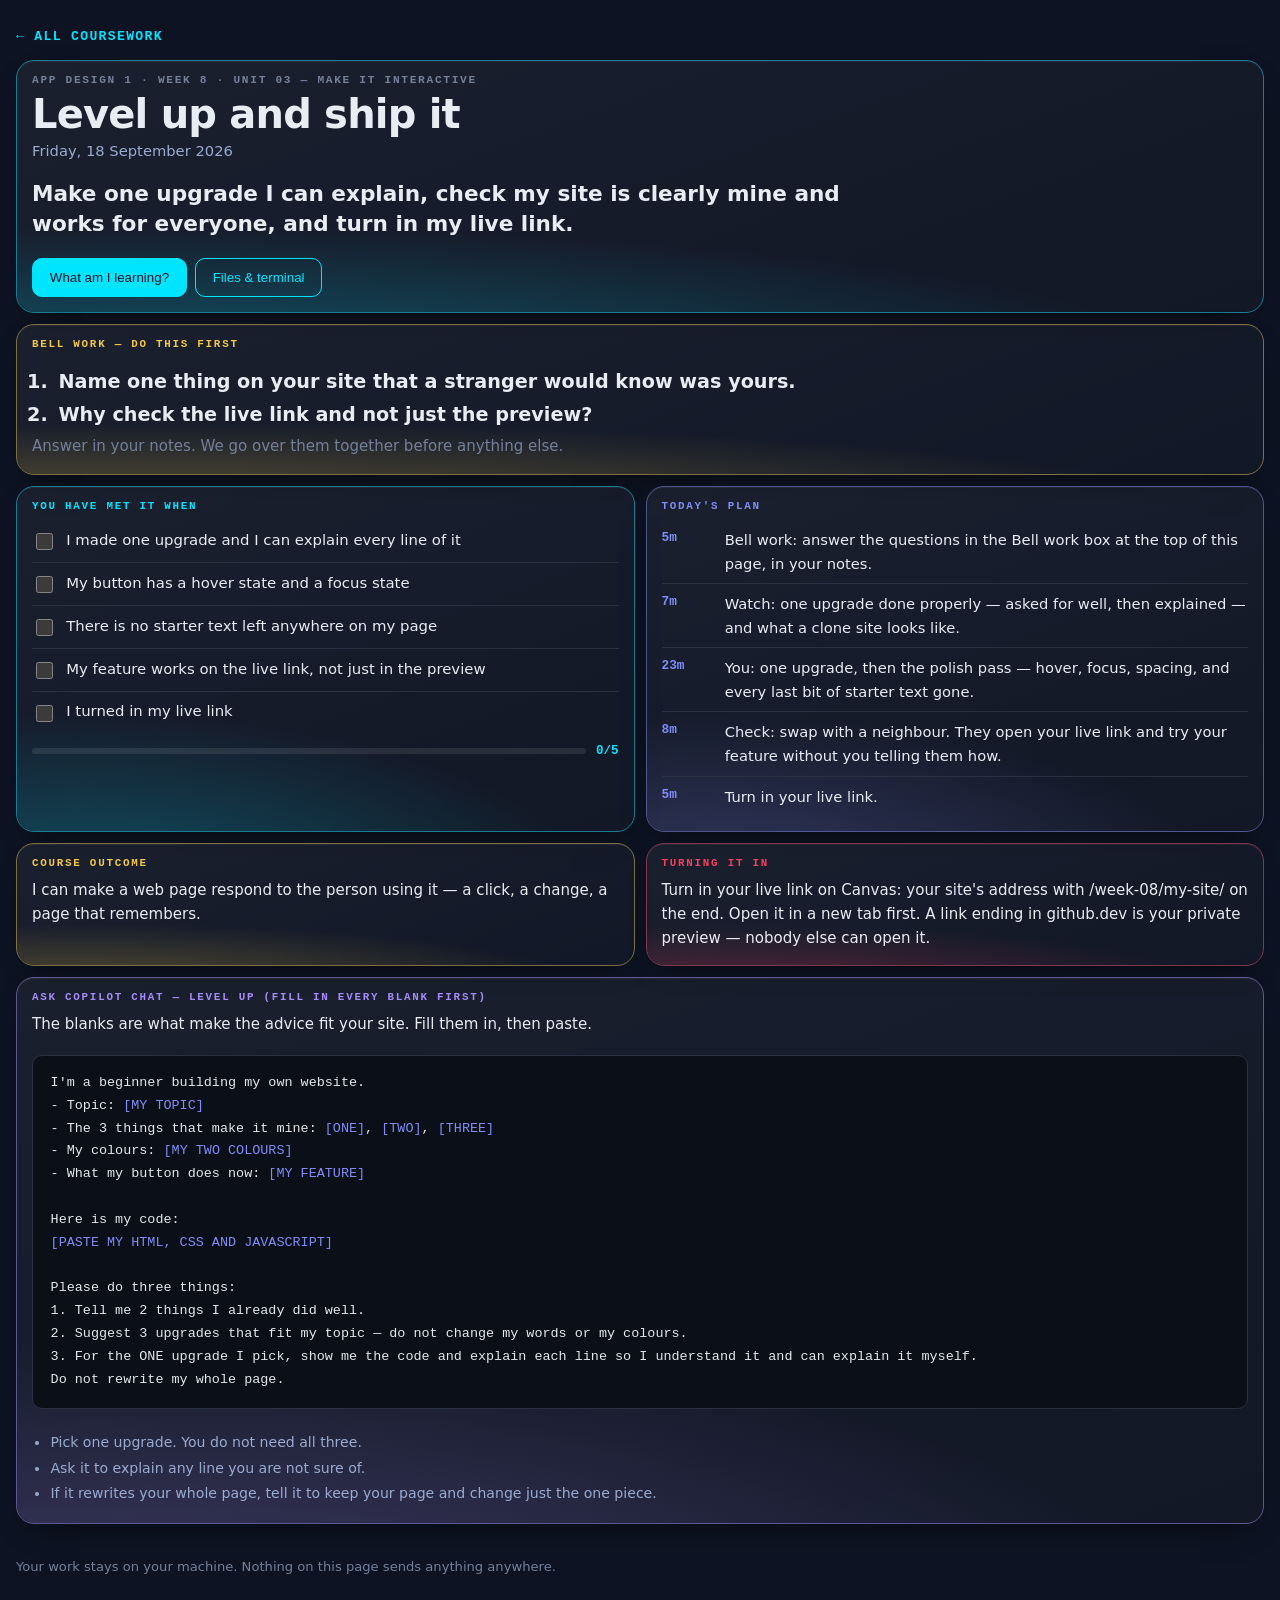
<file: week-08/day-4/index.html>
<!doctype html>
<html lang="en">
<head>
<meta charset="utf-8">
<meta name="viewport" content="width=device-width,initial-scale=1">
<title>Level up and ship it — App Design 1</title>
<meta name="color-scheme" content="dark">
<style>
:root{--acc:var(--ss-cyan,#00e5ff)}
*{box-sizing:border-box}
body{margin:0;background:var(--ss-void,#0d1322);color:var(--ss-bone,#e8ecf3);
  font:16px/1.6 var(--ss-body,"Inter",system-ui,sans-serif);padding:1.4rem 1rem 5rem}
.wrap{max-width:96rem;margin:0 auto}
a.back{display:inline-block;color:var(--acc);text-decoration:none;font:600 .82rem/1 var(--ss-mono,ui-monospace,monospace);
  letter-spacing:.1em;text-transform:uppercase;margin:0 0 1rem}

/* ── the grid: the dashboard's, verbatim in behaviour ───────────────────── */
.bento{display:grid;gap:11px;grid-template-columns:repeat(4,minmax(0,1fr));align-items:stretch}
.bento > *{grid-column:span 2}
.bento > .w1{grid-column:span 1}
.bento > .w4{grid-column:span 4}
/* Height-matching only helps when the tiles in a row are already close. On a phone
   two tiles share a row and one of them is a five-item plan — stretched, its short
   neighbour grew 729px of empty gradient. Ragged is correct at this size. */
@media (max-width:760px){.bento{grid-template-columns:repeat(6,minmax(0,1fr));gap:7px;align-items:start}
  .bento > *{grid-column:span 3} .bento > .w1{grid-column:span 3} .bento > .w4{grid-column:span 6}}
@media (min-width:1500px){.bento{grid-template-columns:repeat(8,minmax(0,1fr))}
  .bento > *{grid-column:span 2} .bento > .w1{grid-column:span 2} .bento > .w4{grid-column:span 8}
  /* the lab keeps six columns and the criteria ride alongside it, so the widest
     screen gains density rather than gaining empty space */
  .bento > .lab{grid-column:span 6} .bento > .lab + *{grid-column:span 2}
  /* The plan is five rows of prose next to two tiles of three lines each. Stretched
     into one row the short pair inflate into dead space, which looks worse than the
     raggedness it was fixing. So the plan takes a narrow column two rows tall and the
     other two stack beside it — the row fills, nothing is padded out to match. */
  .bento > .t-plan{grid-column:span 3;grid-row:span 2}
  .bento > .t-clo, .bento > .t-turn{grid-column:span 5}}

/* ── the tile ───────────────────────────────────────────────────────────── */
.tl{position:relative;overflow:hidden;border-radius:18px;padding:14px 15px 15px;display:flex;flex-direction:column;
  background:linear-gradient(160deg,rgba(255,255,255,.055),rgba(255,255,255,.02));
  border:1px solid color-mix(in srgb, var(--acc) 42%, var(--ss-border,#2a3142));
  box-shadow:0 1px 0 rgba(255,255,255,.06) inset,0 12px 30px -18px rgba(0,0,0,.9);
  transition:transform .16s var(--ss-ease,cubic-bezier(.2,.7,.3,1)),border-color .16s}
.tl::after{content:"";position:absolute;inset:0;pointer-events:none;border-radius:inherit;
  background:radial-gradient(125% 85% at 12% 122%, var(--acc) 0%, transparent 66%);opacity:.30}
.tl > *{position:relative;z-index:1}
.k{display:block;font:600 .68rem/1 var(--ss-mono,ui-monospace,monospace);letter-spacing:.16em;
  text-transform:uppercase;color:var(--acc);margin:0 0 .55rem}

/* hero */
.hero{--acc:var(--ss-cyan,#00e5ff)}
.hero .eyebrow{font:600 .7rem/1 var(--ss-mono,ui-monospace,monospace);letter-spacing:.15em;
  text-transform:uppercase;color:var(--ss-faint,#74809a)}
.hero h1{font-family:var(--ss-display,"Syne",system-ui,sans-serif);font-size:clamp(1.5rem,3.4vw,2.5rem);
  line-height:1.08;letter-spacing:-.02em;margin:.45rem 0 .2rem}
.hero .when{color:var(--ss-mist,#9aabd0);font-size:.92rem;margin:0 0 1rem}
.hero .slo{font-size:clamp(1.05rem,1.7vw,1.35rem);font-weight:600;line-height:1.42;margin:0;max-width:52rem}
.hero .row{display:flex;flex-wrap:wrap;gap:.5rem;margin-top:1.1rem}

button.b{cursor:pointer;font:600 .84rem/1 inherit;padding:.7rem 1.05rem;border-radius:10px;
  border:1px solid var(--acc);background:transparent;color:var(--acc);transition:background .15s,color .15s}
button.b:hover{background:var(--acc);color:var(--ss-void,#0d1322)}
button.b.solid{background:var(--acc);color:var(--ss-void,#0d1322)}
button.b.solid:hover{filter:brightness(1.12)}
a.b{display:inline-block;text-decoration:none}

/* success criteria */
.sc{list-style:none;margin:0;padding:0}
.sc li{border-bottom:1px solid var(--ss-border,#2a3142)}
.sc li:last-child{border-bottom:0}
.sc label{display:flex;gap:.65rem;align-items:flex-start;padding:.55rem 0;cursor:pointer;font-size:.93rem}
.sc input{margin-top:.28rem;width:1.05rem;height:1.05rem;accent-color:var(--acc);flex:none}
.sc input:checked + span{color:var(--ss-faint,#74809a);text-decoration:line-through}
.prog{display:flex;align-items:center;gap:.6rem;margin-top:.7rem}
.prog .bar{flex:1;height:6px;border-radius:99px;background:rgba(255,255,255,.09);overflow:hidden}
.prog .bar i{display:block;height:100%;width:0;background:var(--acc);transition:width .25s}
.prog b{font:700 .78rem/1 var(--ss-mono,ui-monospace,monospace);color:var(--acc)}

/* plan */
.plan{list-style:none;margin:0;padding:0}
.plan li{display:flex;gap:.75rem;padding:.5rem 0;border-bottom:1px solid var(--ss-border,#2a3142);font-size:.92rem}
.plan li:last-child{border-bottom:0}
.plan .m{flex:none;width:3.2rem;font:700 .8rem/1.55 var(--ss-mono,ui-monospace,monospace);color:var(--acc)}

/* generic tile text */
.tl p{margin:0 0 .7rem;font-size:.94rem}.tl p:last-child{margin:0}
.tl .big{font-size:1.02rem;line-height:1.5}

/* ── the lab ────────────────────────────────────────────────────────────── */
.lab{--acc:var(--ss-green,#3effa0)}
.lab .stage{background:rgba(0,0,0,.32);border:1px solid var(--ss-border,#2a3142);border-radius:12px;
  padding:16px;min-height:0;height:clamp(150px,20vh,190px);display:flex}
.lab .stage .fx{flex:1;display:flex;gap:10px;transition:all .28s var(--ss-ease,cubic-bezier(.2,.7,.3,1))}
.lab .box{background:color-mix(in srgb,var(--acc) 30%,transparent);border:1px solid var(--acc);
  border-radius:9px;padding:.7rem .9rem;font:700 .82rem/1.3 var(--ss-mono,ui-monospace,monospace);
  color:var(--ss-bone,#e8ecf3);display:grid;place-items:center;transition:all .28s}
.lab .box.b2{min-height:64px}.lab .box.b3{min-height:88px}
.ctrls{margin-top:.9rem;display:grid;gap:.7rem}
.ctrl .cn{font:600 .68rem/1 var(--ss-mono,ui-monospace,monospace);letter-spacing:.1em;text-transform:uppercase;
  color:var(--ss-faint,#74809a);margin-bottom:.35rem}
.seg{display:flex;flex-wrap:wrap;gap:.35rem}
.seg button{cursor:pointer;font:600 .78rem/1 var(--ss-mono,ui-monospace,monospace);padding:.45rem .7rem;
  border-radius:8px;border:1px solid var(--ss-border,#2a3142);background:transparent;color:var(--ss-mist,#9aabd0)}
.seg button[aria-pressed=true]{background:var(--acc);border-color:var(--acc);color:var(--ss-void,#0d1322)}
.readout{margin-top:.9rem;background:#0b0f18;border:1px solid var(--ss-border,#2a3142);border-radius:10px;
  padding:.8rem .9rem;font:.82rem/1.7 var(--ss-mono,ui-monospace,monospace);color:#cbd5e1;overflow-x:auto}
.readout .p{color:var(--ss-peri,#818cf8)}.readout .v{color:var(--ss-green,#3effa0)}
.axis{margin-top:.75rem;font-size:.87rem;color:var(--ss-mist,#9aabd0)}
.axis b{color:var(--acc)}
.slid{width:100%;accent-color:var(--acc)}

/* ── modal ──────────────────────────────────────────────────────────────── */
dialog{border:none;padding:0;background:transparent;max-width:min(46rem,94vw);width:100%}
dialog::backdrop{background:rgba(6,9,16,.74)}
.sheet{background:var(--ss-ink,#161d31);border:1px solid var(--ss-border,#2a3142);border-radius:18px;
  padding:1.4rem 1.5rem;color:var(--ss-bone,#e8ecf3);max-height:84vh;overflow:auto}
.sheet h3{font-family:var(--ss-display,"Syne",system-ui,sans-serif);font-size:1.25rem;margin:0 0 .8rem}
.sheet p{font-size:.98rem;margin:0 0 .9rem}
.sheet .x{position:sticky;top:0;float:right;cursor:pointer;background:transparent;border:1px solid var(--ss-border,#2a3142);
  color:var(--ss-mist,#9aabd0);border-radius:8px;font:600 .75rem/1 var(--ss-mono,ui-monospace,monospace);padding:.45rem .6rem}
.sheet img{width:100%;height:auto;border-radius:10px;border:1px solid var(--ss-border,#2a3142)}
pre.code{background:#0b0f18;border:1px solid var(--ss-border,#2a3142);border-radius:10px;padding:1rem 1.1rem;
  overflow-x:auto;font:.84rem/1.7 var(--ss-mono,ui-monospace,monospace);color:#e5e7eb;margin:.5rem 0;position:relative}
pre.code b{color:var(--ss-peri,#818cf8);font-weight:400}
.codewrap{position:relative}
.codewrap .cp{position:absolute;top:.55rem;right:.55rem;cursor:pointer;border:1px solid #3b4252;background:#1c2230;
  color:var(--ss-peri,#818cf8);font:600 .72rem/1 var(--ss-mono,ui-monospace,monospace);letter-spacing:.06em;
  text-transform:uppercase;padding:.42rem .65rem;border-radius:6px}
.codewrap .cp.ok{background:#064e3b;border-color:#10b981;color:#6ee7b7}
.files{list-style:none;margin:.5rem 0 0;padding:0}
.files li{padding:.5rem 0;border-top:1px solid var(--ss-border,#2a3142)}
.files a{color:var(--acc);font:600 .9rem/1.5 var(--ss-mono,ui-monospace,monospace);text-decoration:none}
.files span{display:block;color:var(--ss-faint,#74809a);font-size:.85rem;margin-top:.1rem}
.who{display:flex;gap:.7rem;flex-wrap:wrap;margin:0 0 .8rem}
.who label{flex:1 1 9rem;font:600 .7rem/1 var(--ss-mono,ui-monospace,monospace);letter-spacing:.08em;
  text-transform:uppercase;color:var(--ss-faint,#74809a)}
.who input{display:block;width:100%;margin-top:.35rem;padding:.55rem .65rem;font:inherit;color:var(--ss-bone,#e8ecf3);
  background:rgba(0,0,0,.3);border:1px solid var(--ss-border,#2a3142);border-radius:8px}
.who input:focus{outline:none;border-color:var(--acc)}
.hint{color:var(--ss-faint,#74809a);font-size:.85rem;margin:.6rem 0 0}
footer{max-width:96rem;margin:2rem auto 0;color:var(--ss-faint,#74809a);font-size:.82rem}

/* ── JavaScript labs ────────────────────────────────────────────────────────
   A JavaScript day has no box to push around; what it has is a console that talks back.
   So these labs carry a small console, styled like the real one, and every lab's readout
   is the exact code the student would type into script.js. */
.lab .jsrow{display:flex;flex-wrap:wrap;gap:.6rem;align-items:center;width:100%}
.lab .jsin{flex:1;min-width:10rem;padding:.65rem .8rem;border-radius:9px;border:1px solid var(--ss-border,#2a3142);
  background:rgba(0,0,0,.35);color:var(--ss-bone,#e8ecf3);font:.95rem var(--ss-mono,ui-monospace,monospace)}
.lab .jsin:focus{outline:none;border-color:var(--acc)}
.lab .demo{font:700 .95rem/1 inherit;background:var(--acc);color:#0d1322;border:2px solid var(--acc);
  border-radius:10px;padding:.75rem 1.2rem;cursor:pointer;transition:filter .15s,transform .1s}
.lab .demo:hover{filter:brightness(1.12)}.lab .demo:active{transform:translateY(2px)}
.lab .demo:focus-visible{outline:none;box-shadow:0 0 0 4px rgba(255,255,255,.35)}
.lab .val{font:700 clamp(1.3rem,3vw,2.1rem)/1.15 var(--ss-display,system-ui,sans-serif);color:var(--ss-bone,#e8ecf3)}
.lab .stage.col{flex-direction:column;align-items:flex-start;justify-content:center;gap:.8rem;height:auto;min-height:150px}
.devcon{margin-top:.8rem;background:#050810;border:1px solid var(--ss-border,#2a3142);border-radius:10px;
  min-height:4.6rem;max-height:9rem;overflow:auto;padding:.5rem .75rem;font:.8rem/1.6 var(--ss-mono,ui-monospace,monospace)}
.devcon .hd{color:var(--ss-faint,#74809a);font-size:.64rem;letter-spacing:.14em;text-transform:uppercase;margin-bottom:.25rem}
.devcon .ok{color:#e5e7eb}.devcon .ok::before{content:"› ";color:var(--ss-faint,#74809a)}
.devcon .err{color:#fca5a5;background:rgba(244,63,94,.12);border-radius:5px;padding:0 .35rem}

/* ── Bell work ──────────────────────────────────────────────────────────── */
.bellq{margin:.2rem 0 0;padding-left:1.4rem;font-size:clamp(1rem,1.5vw,1.2rem);font-weight:600;line-height:1.45}
.bellq li{margin:.35rem 0;padding-left:.25rem}

/* ── Ask Copilot Chat ───────────────────────────────────────────────────── */
.t-prompt pre.code{white-space:pre-wrap}
.t-prompt .rules{margin:.7rem 0 0;padding-left:1.15rem;font-size:.88rem;color:var(--ss-mist,#9aabd0)}
.t-prompt .rules li{margin:.2rem 0}
</style>
</head>
<body>
<div class="wrap">
  <a class="back" href="../../">&larr; All coursework</a>
  <div class="bento">
    <section class="tl hero w4">
      <div class="eyebrow">App Design 1 &middot; Week 8 &middot; Unit 03 — Make it interactive</div>
      <h1>Level up and ship it</h1>
      <p class="when">Friday, 18 September 2026</p>
      <p class="slo">Make one upgrade I can explain, check my site is clearly mine and works for everyone, and turn in my live link.</p>
      <div class="row">
        <button class="b solid" data-open="m-read" type="button">What am I learning?</button>
        
        <button class="b" data-open="m-files" type="button">Files &amp; terminal</button>
      </div>
    </section>
    <section class="tl w4 t-bell" style="--acc:var(--ss-gold,#f5c842)">
      <span class="k">Bell work — do this first</span>
      <ol class="bellq"><li>Name one thing on your site that a stranger would know was yours.</li><li>Why check the live link and not just the preview?</li></ol>
      <p class="hint">Answer in your notes. We go over them together before anything else.</p>
    </section>
    <section class="tl">
      <span class="k">You have met it when</span>
      <ul class="sc"><li><label><input type="checkbox" data-sc="0"><span>I made one upgrade and I can explain every line of it</span></label></li><li><label><input type="checkbox" data-sc="1"><span>My button has a hover state and a focus state</span></label></li><li><label><input type="checkbox" data-sc="2"><span>There is no starter text left anywhere on my page</span></label></li><li><label><input type="checkbox" data-sc="3"><span>My feature works on the live link, not just in the preview</span></label></li><li><label><input type="checkbox" data-sc="4"><span>I turned in my live link</span></label></li></ul>
      <div class="prog"><div class="bar"><i id="scbar"></i></div><b id="scnum">0/5</b></div>
    </section>
    <section class="tl t-plan" style="--acc:var(--ss-peri,#818cf8)">
      <span class="k">Today's plan</span>
      <ul class="plan"><li><span class="m">5m</span><span>Bell work: answer the questions in the Bell work box at the top of this page, in your notes.</span></li><li><span class="m">7m</span><span>Watch: one upgrade done properly — asked for well, then explained — and what a clone site looks like.</span></li><li><span class="m">23m</span><span>You: one upgrade, then the polish pass — hover, focus, spacing, and every last bit of starter text gone.</span></li><li><span class="m">8m</span><span>Check: swap with a neighbour. They open your live link and try your feature without you telling them how.</span></li><li><span class="m">5m</span><span>Turn in your live link.</span></li></ul>
    </section>
    <section class="tl t-clo" style="--acc:var(--ss-gold,#f5c842)">
      <span class="k">Course outcome</span><p>I can make a web page respond to the person using it — a click, a change, a page that remembers.</p>
    </section>
    <section class="tl t-turn" style="--acc:var(--ss-rose,#f43f5e)">
      <span class="k">Turning it in</span><p>Turn in your live link on Canvas: your site's address with /week-08/my-site/ on the end. Open it in a new tab first. A link ending in github.dev is your private preview — nobody else can open it.</p>
    </section>
    <section class="tl w4 t-prompt" style="--acc:var(--ss-violet,#a78bfa)">
      <span class="k">Ask Copilot Chat — level up (fill in every blank first)</span>
      <p>The blanks are what make the advice fit your site. Fill them in, then paste.</p>
      <div class="codewrap"><button class="cp" type="button">Copy</button><pre class="code">I'm a beginner building my own website.
- Topic: <b>[MY TOPIC]</b>
- The 3 things that make it mine: <b>[ONE]</b>, <b>[TWO]</b>, <b>[THREE]</b>
- My colours: <b>[MY TWO COLOURS]</b>
- What my button does now: <b>[MY FEATURE]</b>

Here is my code:
<b>[PASTE MY HTML, CSS AND JAVASCRIPT]</b>

Please do three things:
1. Tell me 2 things I already did well.
2. Suggest 3 upgrades that fit my topic — do not change my words or my colours.
3. For the ONE upgrade I pick, show me the code and explain each line so I understand it and can explain it myself.
Do not rewrite my whole page.</pre></div>
      <ul class="rules"><li>Pick one upgrade. You do not need all three.</li><li>Ask it to explain any line you are not sure of.</li><li>If it rewrites your whole page, tell it to keep your page and change just the one piece.</li></ul>
    </section>
  </div>
  <footer>Your work stays on your machine. Nothing on this page sends anything anywhere.</footer>
</div>

  <dialog id="m-read"><div class="sheet"><button class="x" data-close type="button">Close</button>
    <h3>What am I learning?</h3><p>Your site does something now. Today it gets better, and then it ships.</p><p>One upgrade, not five. A smarter message, an animation, a second button, a reset — pick the one that fits your topic best. Copilot Chat is there to help, and your job is to ask it the right questions: tell it exactly what you want, and ask it to explain anything you use so you can explain it too.</p><p>Then the polish pass, which is last week's CSS earning its place. Your button gets a hover and a focus state, so it looks clickable and keyboard users can see where they are. Your spacing sticks to three values. And every scrap of starter text goes — “Welcome to my site” on a live page means it is still the template.</p><p>Last, two things before you ship. Delete the console-panel line from index.html, so your live site shows only your page. Then the check that matters most: open your live link in a new tab. If it does not work for you there, it will not work for anyone.</p></div></dialog>

  

  <dialog id="m-files"><div class="sheet"><button class="x" data-close type="button">Close</button>
    <h3>Files &amp; terminal</h3>
    <p>Everything for this week is already in your week folder.</p>

    <h3 style="margin-top:1.3rem">Get the whole week — once</h3>
    <p>The whole week comes down in one go — all four days and the project you build in. Run this once, on Tuesday, in the terminal at the bottom of your Codespace.</p>
    <div class="codewrap"><button class="cp" type="button">Copy</button><pre class="code"><b># the whole week in one go — do this once</b>
npx degit coltonsharp-dev/ALA2627-ASD-Coursework/week-08 week-08
cd week-08/my-site
python -m http.server 8000</pre></div>
    <p>Wednesday to Friday there is nothing to pull. Your project is already in week-08/my-site — open it, start the preview with the last line, and keep going.</p>
    <p class="hint">Terminal not co-operating? The Week 8 page has a Download button for the same project. Use it and keep going — do not lose a period to a command.</p>
  </div></dialog>
<script>
var NL = String.fromCharCode(10);
var RC = null;

/* modals */
document.querySelectorAll("[data-open]").forEach(function(b){
  b.addEventListener("click", function(){
    var d = document.getElementById(b.getAttribute("data-open"));
    if (d && d.showModal) d.showModal();
  });
});
document.querySelectorAll("[data-close]").forEach(function(b){
  b.addEventListener("click", function(){ b.closest("dialog").close(); });
});
document.querySelectorAll("dialog").forEach(function(d){
  d.addEventListener("click", function(e){ if (e.target === d) d.close(); });
});

/* success criteria progress */
var scBoxes = [].slice.call(document.querySelectorAll("input[data-sc]"));
var scBar = document.getElementById("scbar"), scNum = document.getElementById("scnum");
function scSync(){
  var n = scBoxes.filter(function(b){ return b.checked; }).length;
  if (scBar) scBar.style.width = (scBoxes.length ? (n / scBoxes.length) * 100 : 0) + "%";
  if (scNum) scNum.textContent = n + "/" + scBoxes.length;
}
scBoxes.forEach(function(b){ b.addEventListener("change", scSync); });
scSync();

/* copy buttons */
document.querySelectorAll(".codewrap .cp").forEach(function(b){
  b.addEventListener("click", function(){
    var t = b.parentElement.querySelector("pre").innerText;
    function done(){ b.textContent = "Copied"; b.classList.add("ok");
      setTimeout(function(){ b.textContent = "Copy"; b.classList.remove("ok"); }, 1600); }
    function fb(){ var r = document.createRange(); r.selectNodeContents(b.parentElement.querySelector("pre"));
      var s = getSelection(); s.removeAllRanges(); s.addRange(r); b.textContent = "Press Ctrl+C";
      setTimeout(function(){ b.textContent = "Copy"; }, 2200); }
    if (navigator.clipboard) navigator.clipboard.writeText(t).then(done, fb); else fb();
  });
});

/* ---- labs ---- */
var fx = document.getElementById("fx"), ro = document.getElementById("ro"), axis = document.getElementById("axis");
var state = {};
function segWire(onChange){
  document.querySelectorAll(".seg").forEach(function(seg){
    var prop = seg.getAttribute("data-prop");
    var pressed = seg.querySelector("[aria-pressed=true]");
    state[prop] = pressed ? pressed.getAttribute("data-v") : null;
    seg.querySelectorAll("button").forEach(function(btn){
      btn.addEventListener("click", function(){
        seg.querySelectorAll("button").forEach(function(o){ o.setAttribute("aria-pressed", "false"); });
        btn.setAttribute("aria-pressed", "true");
        state[prop] = btn.getAttribute("data-v");
        onChange();
      });
    });
  });
  onChange();
}
function css(rules){
  return rules.map(function(r){
    return '<span class="p">' + r[0] + '</span>: <span class="v">' + r[1] + '</span>;';
  }).join("<br>");
}

if (fx && document.querySelector('.seg[data-prop="flex-direction"]')) {
  segWire(function(){
    fx.style.flexDirection  = state["flex-direction"];
    fx.style.justifyContent = state["justify-content"];
    fx.style.alignItems     = state["align-items"];
    ro.innerHTML = ".cards {<br>&nbsp;&nbsp;" + css([
      ["display","flex"],["flex-direction",state["flex-direction"]],
      ["justify-content",state["justify-content"]],["align-items",state["align-items"]]
    ]).split("<br>").join("<br>&nbsp;&nbsp;") + "<br>}";
    var col = state["flex-direction"] === "column";
    axis.innerHTML = col
      ? "Direction is <b>column</b>, so the main axis runs <b>down</b>. justify-content is now moving things <b>vertically</b> and align-items is moving them <b>across</b>. They swapped."
      : "Direction is <b>row</b>, so the main axis runs <b>across</b>. justify-content moves things <b>horizontally</b>, align-items moves them <b>vertically</b>.";
  });
}

if (fx && document.querySelector('.seg[data-prop="tool"]')) {
  var b1 = document.getElementById("sb1"), b2 = document.getElementById("sb2"), b3 = document.getElementById("sb3");
  segWire(function(){
    var n = state["size"] + "px", tool = state["tool"];
    fx.style.gap = tool === "gap" ? n : "0px";
    [b1,b2,b3].forEach(function(b){
      b.style.padding = tool === "padding" ? n : "0.7rem 0.9rem";
      b.style.margin  = tool === "margin"  ? n : "0px";
    });
    ro.innerHTML = tool === "gap"
      ? ".cards {<br>&nbsp;&nbsp;" + css([["display","flex"],["gap",n]]).split("<br>").join("<br>&nbsp;&nbsp;") + "<br>}"
      : ".card {<br>&nbsp;&nbsp;" + css([[tool,n]]) + "<br>}";
    axis.innerHTML = tool === "gap"
      ? "<b>gap</b> sits between the boxes and adds nothing to the outside edges. It only works because the parent is a flex container."
      : tool === "padding"
        ? "<b>padding</b> is inside each box, so the boxes grow. The space between them has not changed."
        : "<b>margin</b> is outside each box, so it pushes the neighbours away &mdash; and it also pushes against the container edge, which gap does not.";
  });
}

if (document.getElementById("dbtn")) {
  var ro2 = document.getElementById("ro");
  ro2.innerHTML = ".btn:hover&nbsp;&nbsp;&nbsp;&nbsp;{ " + '<span class="p">filter</span>: <span class="v">brightness(1.15)</span>;' + " }<br>" +
    ".btn:focus-visible { " + '<span class="p">box-shadow</span>: <span class="v">0 0 0 4px</span>;' + " }<br>" +
    ".btn:active&nbsp;&nbsp;&nbsp;{ " + '<span class="p">transform</span>: <span class="v">translateY(2px)</span>;' + " }";
}

/* ---- JavaScript labs ---- */
function escH(t){ return String(t).split("&").join("&amp;").split("<").join("&lt;").split(">").join("&gt;"); }
var cout = document.getElementById("cout");
function logLine(text, bad){
  if (!cout) return;
  var row = document.createElement("div"); row.className = bad ? "err" : "ok"; row.textContent = text;
  cout.appendChild(row); cout.scrollTop = cout.scrollHeight;
}

if (document.querySelector('[data-lab="console"]')) {
  var cin = document.getElementById("cin");
  var cline = function(){
    var msg = cin.value;
    return state["quotes"] === "forgot" ? "console.log(" + msg + ");" : 'console.log("' + msg + '");';
  };
  segWire(function(){ ro.innerHTML = '<span class="p">// script.js</span><br>' + escH(cline()); });
  cin.addEventListener("input", function(){ ro.innerHTML = '<span class="p">// script.js</span><br>' + escH(cline()); });
  document.getElementById("crun").addEventListener("click", function(){
    var msg = cin.value;
    if (state["quotes"] === "forgot") {
      /* the real browser error, not a made-up one: one word is a name nobody defined;
         several words are not even valid code, so the browser stops before running it */
      var parts = msg.trim().split(" ").filter(function(w){ return w.length; });
      if (parts.length > 1) {
        logLine("Uncaught SyntaxError: missing ) after argument list", true);
        axis.innerHTML = "Red. Without quotes, JavaScript reads <b>" + escH(parts[0]) + " " + escH(parts[1]) + "</b> as code, and that is not valid code &mdash; so nothing in the file runs. Quotes mean <b>this is text</b>.";
      } else {
        var word = parts[0] || "message";
        logLine("Uncaught ReferenceError: " + word + " is not defined", true);
        axis.innerHTML = "Red. Without quotes JavaScript thinks <b>" + escH(word) + "</b> is the name of something, and nothing has that name. Quotes mean <b>this is text</b>.";
      }
    } else {
      logLine(msg, false);
      axis.innerHTML = "It printed. That is JavaScript talking back to you &mdash; every day this week starts here.";
    }
  });
}

if (document.querySelector('[data-lab="click"]')) {
  var kb = document.getElementById("cbtn"), kt = document.getElementById("ctext");
  var kcol = ["#3effa0", "#f5c842", "#818cf8", "#f43f5e"], kci = 0, kev = null;
  var kdo = function(){
    var d = state["does"];
    if (d === "log") logLine("The button was used (" + state["event"] + ")", false);
    if (d === "text") kt.textContent = "You did it. The page changed.";
    if (d === "colour") { kci = (kci + 1) % kcol.length; kb.style.background = kcol[kci]; kb.style.borderColor = kcol[kci]; }
  };
  segWire(function(){
    if (kev) kb.removeEventListener(kev, kdo);
    kev = state["event"]; kb.addEventListener(kev, kdo);
    kt.textContent = "Nothing has happened yet."; kb.style.background = ""; kb.style.borderColor = "";
    var inner = state["does"] === "log" ? 'console.log("The button was used");'
      : state["does"] === "text" ? 'output.textContent = "You did it. The page changed.";'
      : 'button.style.background = "gold";';
    var lines = ['const button = document.querySelector("#action");'];
    if (state["does"] === "text") lines.push('const output = document.querySelector("#output");');
    lines.push("");
    lines.push('button.addEventListener("' + kev + '", function () {');
    ro.innerHTML = lines.map(escH).join("<br>") + "<br>&nbsp;&nbsp;" + escH(inner) + "<br>" + escH("});");
    axis.innerHTML = kev === "click" ? "<b>click</b> runs the function once the button is pressed and let go."
      : kev === "dblclick" ? "<b>dblclick</b> needs two quick clicks. Try one click &mdash; nothing happens now."
      : "<b>mouseenter</b> runs the moment the pointer arrives. No click at all.";
  });
}

if (document.querySelector('[data-lab="state"]')) {
  var sb = document.getElementById("sbtn"), sv = document.getElementById("sval");
  var count = 0, isOn = false, spot = 0, msgs = ["Go team!", "Practice starts at 3", "Big game Friday"];
  var sdraw = function(){
    var f = state["feature"], code = [];
    if (f === "counter") { sv.textContent = String(count); sb.textContent = "Add one";
      code = ["let count = " + count + ";", "", "function addOne() {", "  count = count + 1;", "  output.textContent = count;", "}", "", 'button.addEventListener("click", addOne);']; }
    if (f === "toggle") { sv.textContent = isOn ? "ON" : "OFF"; sb.textContent = "Switch";
      code = ["let isOn = " + isOn + ";", "", "function flip() {", "  isOn = !isOn;", '  output.textContent = isOn ? "ON" : "OFF";', "}", "", 'button.addEventListener("click", flip);']; }
    if (f === "messages") { sv.textContent = msgs[spot]; sb.textContent = "Next";
      code = ['let messages = ["Go team!", "Practice starts at 3", "Big game Friday"];', "let spot = " + spot + ";", "", "function next() {", "  spot = (spot + 1) % messages.length;", "  output.textContent = messages[spot];", "}", "", 'button.addEventListener("click", next);']; }
    ro.innerHTML = code.map(function(l){ return escH(l).split("  ").join("&nbsp;&nbsp;"); }).join("<br>");
  };
  sb.addEventListener("click", function(){
    var f = state["feature"];
    if (f === "counter") count = count + 1;
    if (f === "toggle") isOn = !isOn;
    if (f === "messages") spot = (spot + 1) % msgs.length;
    sdraw();
    axis.innerHTML = "Look at the first line: the value changed. <b>That is a variable</b> &mdash; the page remembering something between clicks.";
  });
  segWire(sdraw);
}

/* receipt */
var rcGo = document.getElementById("rc-go");
if (rcGo) rcGo.addEventListener("click", function(){
  var name = (document.getElementById("rc-name").value || "").trim();
  var period = (document.getElementById("rc-period").value || "").trim();
  var msg = document.getElementById("rc-msg");
  if (!name) { msg.textContent = "Put your name in first — the receipt is no use without it."; return; }
  var boxes = [].slice.call(document.querySelectorAll("input[data-rc]"));
  var items = boxes.map(function(b){
    return { done: b.checked, text: b.parentElement.querySelector("span").textContent.trim() };
  });
  var doneN = items.filter(function(i){ return i.done; }).length;
  var L = [];
  L.push("RECEIPT — " + RC.course);
  L.push(RC.title);
  L.push("Week " + RC.week + " · Day " + RC.day + " · " + RC.date);
  L.push("");
  L.push("Name:      " + name);
  L.push("Period:    " + (period || "not given"));
  L.push("Finished:  " + new Date().toLocaleString());
  L.push("Completed: " + doneN + " of " + items.length);
  L.push("");
  L.push("WHAT I DID");
  items.forEach(function(i, n){ L.push("  [" + (i.done ? "x" : " ") + "] " + (n + 1) + ". " + i.text); });
  L.push("");
  var basis = name + "|" + period + "|" + RC.day + "|" + items.map(function(i){ return i.done ? 1 : 0; }).join("");
  var h = 0; for (var k = 0; k < basis.length; k++) { h = ((h << 5) - h + basis.charCodeAt(k)) | 0; }
  L.push("check: " + (h >>> 0).toString(36).toUpperCase());
  L.push("(If this line is edited it will not match the answers above.)");
  var a = document.createElement("a");
  a.href = URL.createObjectURL(new Blob([L.join(NL)], { type: "text/plain" }));
  a.download = RC.file + "-" + name.toLowerCase().replace(/[^a-z0-9]+/g, "-").replace(/^-|-$/g, "") + ".txt";
  document.body.appendChild(a); a.click(); a.remove();
  msg.textContent = "Downloaded. Upload that file to the assignment.";
});
</script>
</body>
</html>
</file>
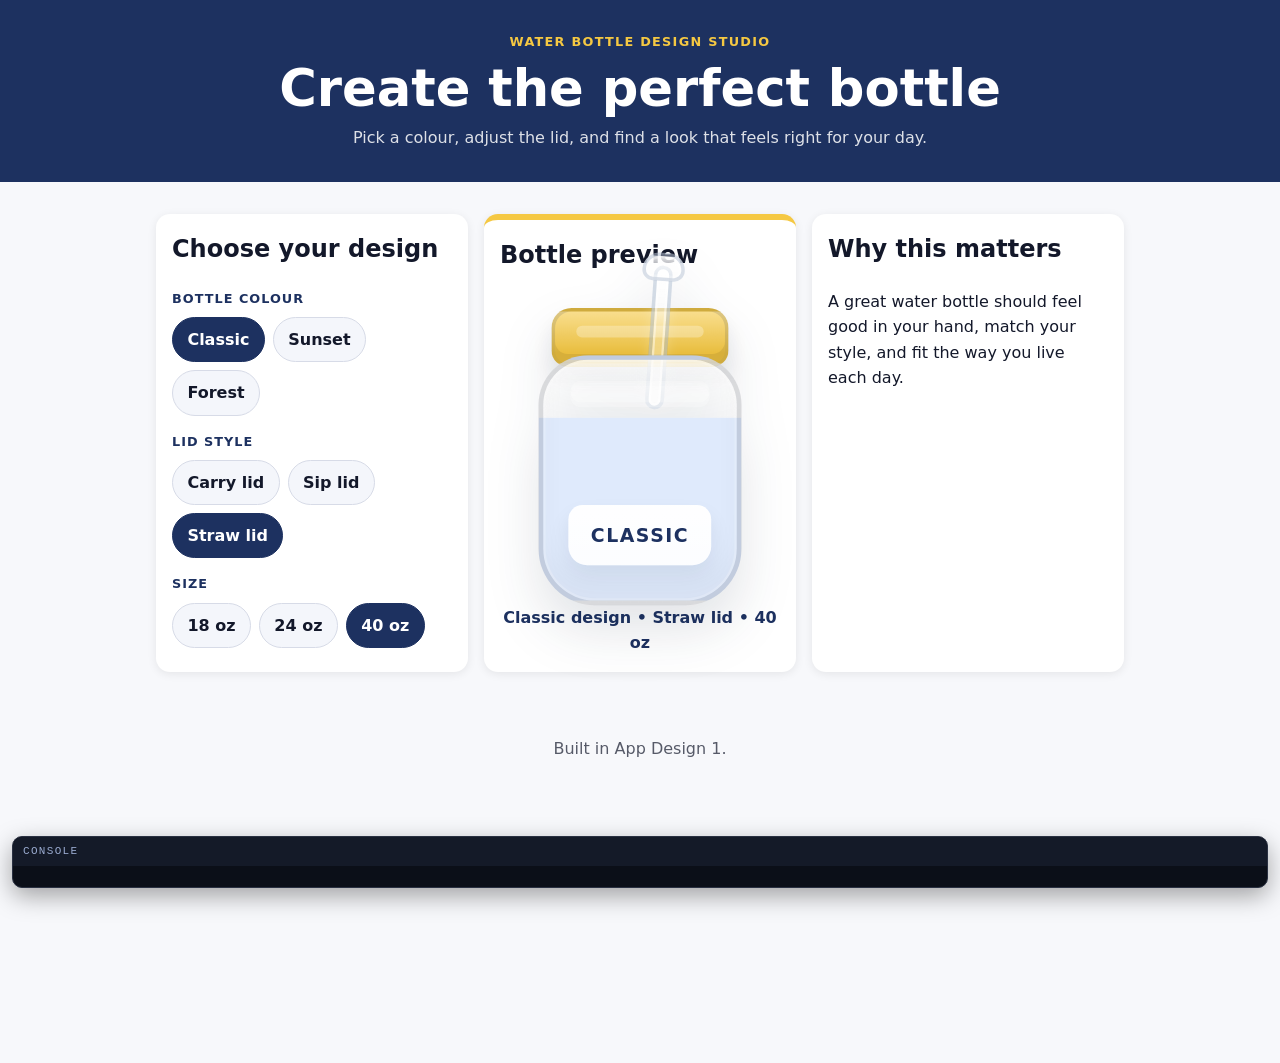
<file: week-08/my-site/index.html>
<!doctype html>
<html lang="en">

<head>
  <meta charset="utf-8">
  <meta name="viewport" content="width=device-width, initial-scale=1">
  <title>Water Bottle Design Studio</title>
  <link rel="stylesheet" href="styles.css">
  <script src="console-panel.js" defer></script>
  <script src="script.js" defer></script>
</head>

<body>
  <header class="top">
    <p class="kicker">Water bottle design studio</p>
    <h1>Create the perfect bottle</h1>
    <p class="tagline">Pick a colour, adjust the lid, and find a look that feels right for your day.</p>
  </header>

  <main class="cards">
    <section class="card">
      <h2>Choose your design</h2>

      <div class="picker-group">
        <p class="picker-label">Bottle colour</p>
        <div class="picker-row">
          <button class="swatch active" type="button" data-design="classic">Classic</button>
          <button class="swatch" type="button" data-design="sunset">Sunset</button>
          <button class="swatch" type="button" data-design="forest">Forest</button>
        </div>
      </div>

      <div class="picker-group">
        <p class="picker-label">Lid style</p>
        <div class="picker-row">
          <button class="swatch" type="button" data-lid="carry">Carry lid</button>
          <button class="swatch" type="button" data-lid="sip">Sip lid</button>
          <button class="swatch active" type="button" data-lid="straw">Straw lid</button>
        </div>
      </div>

      <div class="picker-group">
        <p class="picker-label">Size</p>
        <div class="picker-row">
          <button class="swatch" type="button" data-size="18">18 oz</button>
          <button class="swatch" type="button" data-size="24">24 oz</button>
          <button class="swatch active" type="button" data-size="40">40 oz</button>
        </div>
      </div>
    </section>

    <section class="card feature bottle-card">
      <h2>Bottle preview</h2>

      <div class="bottle-scene" aria-live="polite">
        <div class="bottle tumbler" id="bottle">
          <div class="cap" id="cap"></div>
          <div class="straw" aria-hidden="true"></div>
          <div class="body">
            <div class="ring"></div>
            <div class="label">
              <span id="bottle-name">Classic</span>
            </div>
          </div>
        </div>
      </div>

      <p id="design-status" class="status">Classic design • Straw lid • 40 oz</p>
    </section>

    <section class="card">
      <h2>Why this matters</h2>
      <p>A great water bottle should feel good in your hand, match your style, and fit the way you live each day.</p>
    </section>
  </main>

  <footer class="bottom">
    <p>Built in App Design 1.</p>
  </footer>
</body>

</html>
</file>
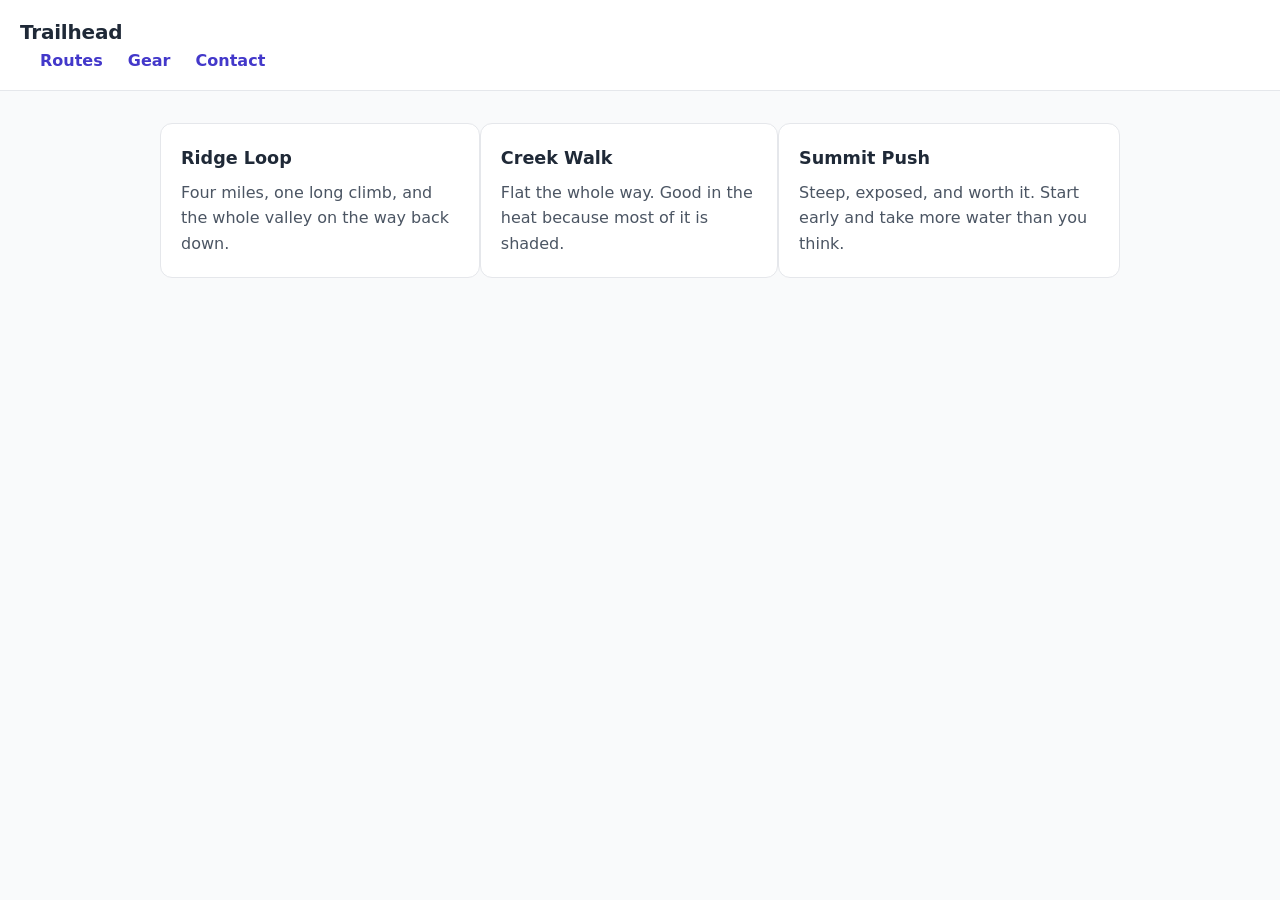
<file: day-24/starter.html>
<!doctype html>
<html lang="en">
<head>
  <meta charset="utf-8">
  <meta name="viewport" content="width=device-width,initial-scale=1">
  <title>Trailhead — starter</title>
  <link rel="stylesheet" href="styles.css">
</head>
<body>

  <!-- Do not change this HTML. Everything you need to do happens in styles.css. -->

  <header class="site-header">
    <div class="logo">Trailhead</div>
    <nav class="nav">
      <a href="#">Routes</a>
      <a href="#">Gear</a>
      <a href="#">Contact</a>
    </nav>
  </header>

  <main>
    <section class="cards">
      <article class="card">
        <h2>Ridge Loop</h2>
        <p>Four miles, one long climb, and the whole valley on the way back down.</p>
      </article>
      <article class="card">
        <h2>Creek Walk</h2>
        <p>Flat the whole way. Good in the heat because most of it is shaded.</p>
      </article>
      <article class="card">
        <h2>Summit Push</h2>
        <p>Steep, exposed, and worth it. Start early and take more water than you think.</p>
      </article>
    </section>
  </main>

</body>
</html>
</file>
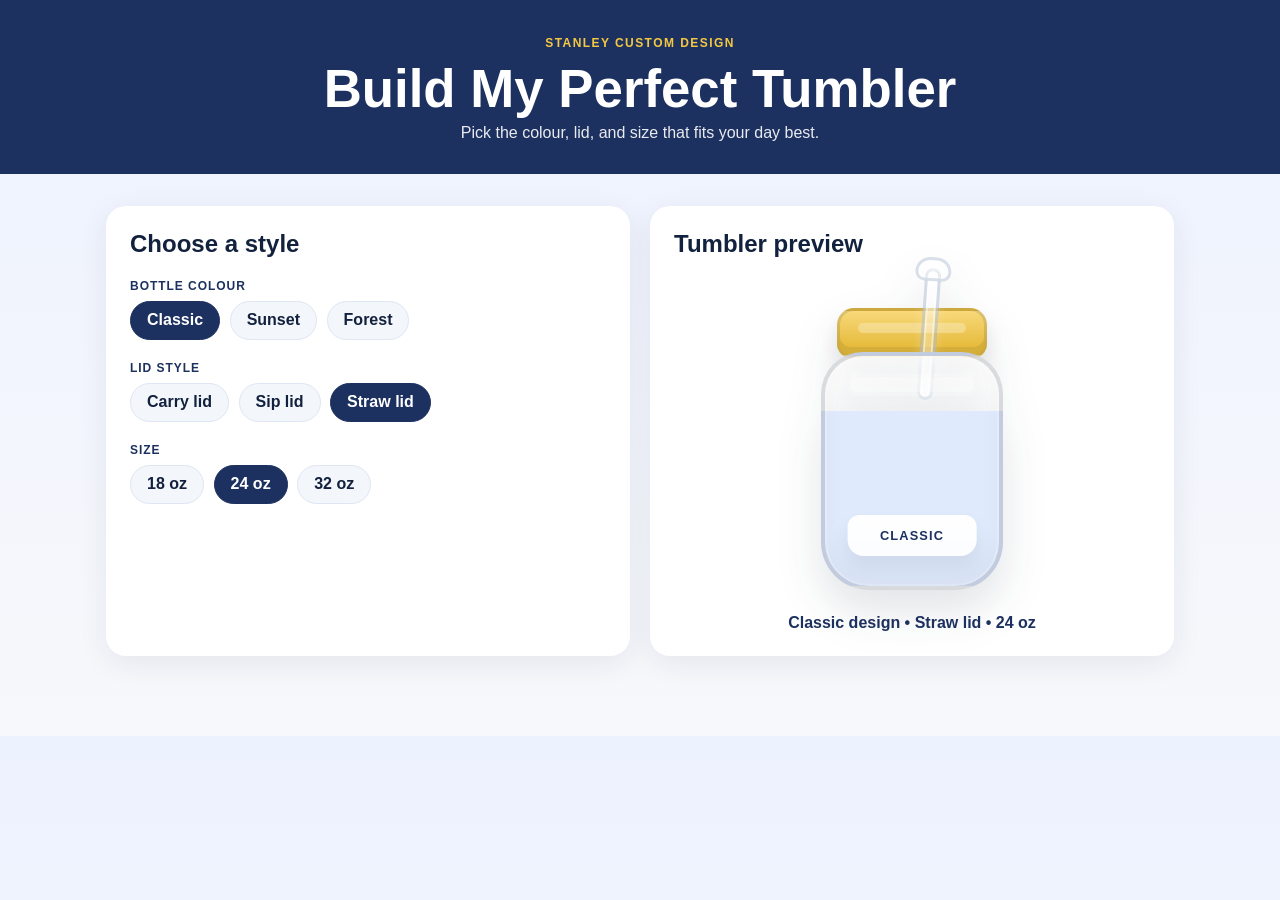
<file: week-08/my-site/stanley.html>
<!doctype html>
<html lang="en">

<head>
  <meta charset="utf-8">
  <meta name="viewport" content="width=device-width, initial-scale=1">
  <title>Stanley Water Bottle Design</title>
  <link rel="stylesheet" href="stanley.css">
</head>

<body>
  <header class="topbar">
    <p class="kicker">Stanley custom design</p>
    <h1>Build My Perfect Tumbler</h1>
    <p class="tagline">Pick the colour, lid, and size that fits your day best.</p>
  </header>

  <main class="layout">
    <section class="panel controls">
      <h2>Choose a style</h2>

      <div class="picker-group">
        <p class="picker-label">Bottle colour</p>
        <div class="picker-row">
          <button class="swatch active" type="button" data-design="classic">Classic</button>
          <button class="swatch" type="button" data-design="sunset">Sunset</button>
          <button class="swatch" type="button" data-design="forest">Forest</button>
        </div>
      </div>

      <div class="picker-group">
        <p class="picker-label">Lid style</p>
        <div class="picker-row">
          <button class="swatch" type="button" data-lid="carry">Carry lid</button>
          <button class="swatch" type="button" data-lid="sip">Sip lid</button>
          <button class="swatch active" type="button" data-lid="straw">Straw lid</button>
        </div>
      </div>

      <div class="picker-group">
        <p class="picker-label">Size</p>
        <div class="picker-row">
          <button class="swatch" type="button" data-size="18">18 oz</button>
          <button class="swatch active" type="button" data-size="24">24 oz</button>
          <button class="swatch" type="button" data-size="32">32 oz</button>
        </div>
      </div>
    </section>

    <section class="panel preview-panel">
      <h2>Tumbler preview</h2>

      <div class="bottle-scene" aria-live="polite">
        <div class="bottle tumbler" id="bottle">
          <div class="lid"></div>
          <div class="straw"></div>
          <div class="body">
            <div class="ring"></div>
            <div class="label">
              <span id="bottle-name">Classic</span>
            </div>
          </div>
        </div>
      </div>

      <p id="design-status" class="status">Classic design • Straw lid • 24 oz</p>
    </section>
  </main>

  <script src="stanley.js" defer></script>
</body>

</html>
</file>
<file: styles.css>
:root {
  --ink: #f4f4ed;
  --muted: #b6c3be;
  --soft: #dfe9e2;
  --accent: #e1ff93;
  --coral: #ff9a78;
  --deep: #102c34;
  --glass: rgba(255, 255, 255, .09);
  --line: rgba(255, 255, 255, .18)
}

*,
*::before,
*::after {
  box-sizing: border-box
}

html {
  scroll-behavior: smooth
}

body {
  margin: 0;
  min-width: 320px;
  background: var(--deep);
  background-image: radial-gradient(circle at 12% 4%, rgba(67, 139, 129, .45), transparent 30rem), radial-gradient(circle at 90% 18%, rgba(255, 154, 120, .18), transparent 26rem), linear-gradient(145deg, #102c34, #173c3f 48%, #0d252c);
  color: var(--ink);
  font: 1rem/1.6 "DM Sans", sans-serif;
  overflow-x: hidden
}

h1,
h2,
h3,
p {
  margin-top: 0
}

h1,
h2,
h3 {
  font-family: "Space Grotesk", sans-serif
}

h1 {
  margin-bottom: 1.5rem;
  font-size: clamp(3.3rem, 7vw, 6.7rem);
  line-height: .94;
  letter-spacing: -.04em
}

h2 {
  margin-bottom: 1.5rem;
  font-size: clamp(2.4rem, 4vw, 4.8rem);
  line-height: 1;
  letter-spacing: -.04em
}

h3 {
  margin-bottom: .45rem;
  font-size: 1.5rem
}

em {
  color: var(--accent);
  font-style: normal
}

a {
  color: inherit;
  text-decoration: none
}

.ambient {
  position: fixed;
  z-index: -1;
  width: 25rem;
  height: 25rem;
  border-radius: 50%;
  filter: blur(2px);
  opacity: .25;
  pointer-events: none
}

.ambient-one {
  top: 40%;
  left: -18rem;
  background: var(--accent)
}

.ambient-two {
  right: -16rem;
  bottom: 4%;
  background: var(--coral)
}

.site-header,
main,
footer {
  width: min(1180px, calc(100% - 8vw));
  margin-inline: auto
}

.site-header {
  display: flex;
  align-items: center;
  justify-content: space-between;
  padding: 2rem 0
}

.brand,
nav,
.hero-actions,
.project-topline,
.project-info,
footer,
.interest-list {
  display: flex;
  align-items: center
}

.brand {
  gap: .75rem;
  font-size: .9rem;
  font-weight: 700
}

.brand-mark {
  display: grid;
  width: 2.35rem;
  height: 2.35rem;
  place-items: center;
  border: 1px solid rgba(225, 255, 147, .6);
  border-radius: 50%;
  color: var(--accent);
  font: .75rem "Space Grotesk", sans-serif
}

nav {
  gap: 2.25rem;
  color: var(--muted);
  font-size: .9rem
}

nav a,
.text-link,
footer a {
  transition: color .2s ease
}

nav a:hover,
.text-link:hover,
footer a:hover {
  color: var(--accent)
}

.nav-cta {
  padding: .7rem 1rem;
  border: 1px solid var(--line);
  border-radius: 999px
}

.nav-cta span {
  color: var(--accent);
  margin-left: .4rem
}

.hero {
  display: grid;
  min-height: 650px;
  grid-template-columns: 1.1fr .9fr;
  align-items: center;
  gap: 3rem;
  padding: 6rem 0 5rem
}

.eyebrow,
.section-label,
.project-topline {
  color: var(--muted);
  font-size: .72rem;
  font-weight: 700;
  letter-spacing: .13em;
  text-transform: uppercase
}

.eyebrow {
  display: flex;
  align-items: center;
  gap: .65rem;
  margin-bottom: 2rem
}

.status-dot {
  width: .55rem;
  height: .55rem;
  border-radius: 50%;
  background: var(--accent);
  box-shadow: 0 0 0 .3rem rgba(225, 255, 147, .12)
}

.hero-intro {
  max-width: 31rem;
  margin-bottom: 2rem;
  color: var(--soft);
  font-size: 1.15rem
}

.hero-actions {
  gap: 1.5rem
}

.button {
  display: inline-flex;
  align-items: center;
  gap: 1.25rem;
  padding: 1rem 1.2rem;
  border-radius: 999px;
  font-weight: 700
}

.button-primary {
  background: var(--accent);
  color: var(--deep)
}

.button-primary span {
  font-size: 1.2rem
}

.text-link {
  color: var(--soft);
  font-weight: 600
}

.text-link span {
  margin-left: .4rem;
  color: var(--accent)
}

.hero-orbit {
  position: relative;
  aspect-ratio: 1;
  max-width: 31rem;
  margin: auto
}

.orbit-ring {
  position: absolute;
  inset: 10%;
  border: 1px solid rgba(255, 255, 255, .22);
  border-radius: 50%;
  transform: rotate(-24deg) skewX(-8deg)
}

.orbit-ring-one {
  inset: 5% 15%;
  border-color: rgba(225, 255, 147, .42)
}

.orbit-ring-two {
  inset: 18% 1%;
  transform: rotate(36deg) skewX(14deg);
  border-color: rgba(255, 154, 120, .4)
}

.orbit-core {
  position: absolute;
  top: 50%;
  left: 50%;
  display: grid;
  width: 10rem;
  height: 10rem;
  place-content: center;
  border: 1px solid rgba(255, 255, 255, .5);
  border-radius: 42% 58% 50% 50%;
  background: rgba(255, 255, 255, .1);
  box-shadow: inset 0 1px 1px rgba(255, 255, 255, .35), 0 1rem 3rem rgba(0, 0, 0, .15);
  text-align: center;
  transform: translate(-50%, -50%) rotate(-8deg);
  backdrop-filter: blur(16px)
}

.orbit-core span {
  color: var(--accent);
  font: 3rem "Space Grotesk", sans-serif;
  line-height: 1
}

.orbit-core small {
  margin-top: .5rem;
  color: var(--muted);
  font-size: .58rem;
  letter-spacing: .15em
}

.orbit-note {
  position: absolute;
  padding: .7rem .85rem;
  border: 1px solid var(--line);
  border-radius: 999px;
  background: rgba(255, 255, 255, .08);
  color: var(--soft);
  font-size: .72rem;
  backdrop-filter: blur(10px)
}

.orbit-note span {
  margin-left: .7rem;
  color: var(--accent)
}

.note-top {
  top: 16%;
  right: 0
}

.note-bottom {
  bottom: 13%;
  left: 2%
}

.glass-panel {
  border: 1px solid var(--line);
  background: var(--glass);
  box-shadow: inset 0 1px 1px rgba(255, 255, 255, .12), 0 1.5rem 4rem rgba(0, 0, 0, .12);
  backdrop-filter: blur(18px)
}

.signal-strip {
  display: grid;
  grid-template-columns: repeat(3, 1fr) 2fr;
  gap: 1rem;
  align-items: center;
  padding: 1.5rem 2rem;
  border-radius: 1.2rem
}

.signal-strip div {
  display: flex;
  flex-direction: column;
  gap: .1rem;
  border-right: 1px solid var(--line)
}

.signal-strip strong {
  color: var(--accent);
  font: 1.65rem "Space Grotesk", sans-serif
}

.signal-strip span {
  color: var(--muted);
  font-size: .7rem;
  letter-spacing: .1em;
  text-transform: uppercase
}

.signal-strip p {
  margin: 0;
  padding-left: 1.5rem;
  color: var(--soft);
  font-size: .95rem
}

.content-section {
  padding: 10rem 0
}

.section-label {
  display: flex;
  gap: 1rem;
  align-items: center
}

.section-label span {
  color: var(--accent)
}

.about-grid {
  display: grid;
  grid-template-columns: .7fr 1.3fr;
  gap: 3rem
}

.about-copy {
  max-width: 46rem
}

.about-copy h2 {
  max-width: 26rem
}

.lead {
  max-width: 37rem;
  color: var(--soft);
  font-size: 1.35rem
}

.about-copy>p:not(.lead) {
  max-width: 38rem;
  color: var(--muted)
}

.interest-list {
  flex-wrap: wrap;
  gap: .6rem;
  margin-top: 2rem
}

.interest-list span {
  padding: .55rem .8rem;
  border: 1px solid var(--line);
  border-radius: 999px;
  color: var(--soft);
  font-size: .75rem
}

.work-heading {
  margin-bottom: 3rem
}

.work-heading h2 {
  margin: 1.5rem 0 0
}

.project-grid {
  display: grid;
  grid-template-columns: 1.1fr .9fr;
  gap: 1.5rem
}

.project-card {
  overflow: hidden;
  border: 1px solid var(--line);
  border-radius: 1rem;
  background: rgba(255, 255, 255, .075);
  box-shadow: inset 0 1px 1px rgba(255, 255, 255, .1)
}

.project-topline {
  justify-content: space-between;
  padding: 1.35rem 1.5rem
}

.project-art {
  position: relative;
  display: grid;
  min-height: 19rem;
  place-items: center;
  overflow: hidden
}

.vault-art {
  background: linear-gradient(135deg, #e08d6b, #345f62 68%)
}

.vault-sun {
  position: absolute;
  top: 13%;
  right: 16%;
  width: 6rem;
  height: 6rem;
  border-radius: 50%;
  background: var(--accent);
  box-shadow: 0 0 4rem rgba(225, 255, 147, .7)
}

.vault-door {
  z-index: 1;
  display: grid;
  width: 9rem;
  height: 11rem;
  place-items: center;
  border: 5px solid #163c40;
  border-radius: 45% 45% 5% 5%;
  background: rgba(15, 44, 52, .72);
  color: var(--accent);
  font: 5rem "Space Grotesk", sans-serif;
  box-shadow: 1.5rem 1.5rem 0 rgba(16, 44, 52, .2)
}

.next-art {
  background: linear-gradient(135deg, rgba(225, 255, 147, .8), #89ae9a);
  color: var(--deep)
}

.next-art span {
  font: 600 2.2rem/1.05 "Space Grotesk", sans-serif;
  letter-spacing: -.06em;
  transform: rotate(-7deg)
}

.project-info {
  justify-content: space-between;
  gap: 1rem;
  padding: 1.5rem
}

.project-info p {
  max-width: 30rem;
  margin: 0;
  color: var(--muted);
  font-size: .9rem
}

.round-arrow {
  display: grid;
  flex: 0 0 auto;
  width: 2.6rem;
  height: 2.6rem;
  place-items: center;
  border: 1px solid var(--line);
  border-radius: 50%;
  color: var(--accent)
}

.plus-mark {
  color: var(--deep);
  font: 3rem "Space Grotesk", sans-serif
}

.contact-section {
  display: flex;
  align-items: end;
  justify-content: space-between;
  gap: 2rem;
  margin-bottom: 7rem;
  padding: 3rem;
  border-radius: 1.2rem
}

.contact-section h2 {
  margin: 1.4rem 0 0
}

.contact-link {
  padding-bottom: .5rem;
  border-bottom: 1px solid var(--accent);
  color: var(--accent);
  font-size: 1.05rem
}

.contact-link span {
  margin-left: 1rem
}

footer {
  justify-content: space-between;
  padding: 2rem 0 3rem;
  border-top: 1px solid var(--line);
  color: var(--muted);
  font-size: .75rem
}

footer a {
  color: var(--soft)
}

+@media(max-width:760px) {

  .site-header,
  main,
  footer {
    width: min(100% - 2.5rem, 42rem)
  }

  .site-header {
    padding: 1.4rem 0
  }

  nav {
    gap: .8rem
  }

  nav>a:not(.nav-cta) {
    display: none
  }

  .hero {
    min-height: auto;
    grid-template-columns: 1fr;
    gap: 3rem;
    padding: 5rem 0 4rem
  }

  .hero-orbit {
    width: min(100%, 25rem)
  }

  .signal-strip {
    grid-template-columns: repeat(3, 1fr);
    padding: 1.25rem
  }

  .signal-strip p {
    grid-column: 1/-1;
    padding: 1rem 0 0;
    border-top: 1px solid var(--line)
  }

  .content-section {
    padding: 6rem 0
  }

  .about-grid,
  .project-grid {
    grid-template-columns: 1fr;
    gap: 2rem
  }

  .section-label {
    margin-bottom: 1.5rem
  }

  .contact-section {
    display: block;
    margin-bottom: 4rem;
    padding: 2rem
  }

  .contact-link {
    display: inline-block;
    margin-top: 2rem;
    font-size: .9rem
  }

  footer {
    flex-wrap: wrap;
    gap: 1rem
  }
}

@media(max-width:420px) {
  h1 {
    font-size: 3rem
  }

  .hero-intro {
    font-size: 1rem
  }

  .signal-strip {
    gap: .6rem
  }

  .signal-strip strong {
    font-size: 1.3rem
  }

  .project-art {
    min-height: 15rem
  }

  .contact-section h2 {
    font-size: 2.35rem
  }
}
</file>
<file: day-24/website examples/styles.css>
:root {
  --ink: #101820;
  --paper: #f4f0e8;
  --orange: #f26a4f;
  --yellow: #f6c85f;
  --mint: #9ed8c5;
  --blue: #79a9c9;
  --line: rgba(16, 24, 32, .18);
  --display: Georgia, 'Times New Roman', serif;
  --mono: 'Courier New', monospace;
}

* {
  box-sizing: border-box;
}

body {
  min-width: 320px;
  margin: 0;
  color: var(--ink);
  background: var(--paper);
  font-family: var(--mono);
}

body::before {
  position: fixed;
  inset: 0;
  z-index: -1;
  content: '';
  opacity: .28;
  background-image: linear-gradient(135deg, transparent 0 49%, rgba(16, 24, 32, .05) 50% 51%, transparent 52%);
  background-size: 34px 34px;
}

.page-shell {
  width: min(1160px, calc(100% - 40px));
  margin: 0 auto;
  padding: 72px 0 28px;
}

.intro {
  display: grid;
  grid-template-columns: minmax(0, 1fr) minmax(220px, .6fr);
  gap: 40px;
  align-items: end;
  margin-bottom: 48px;
}

.eyebrow,
.panel-number,
.interaction-tag,
footer {
  font: 700 .72rem/1 var(--mono);
  letter-spacing: .12em;
  text-transform: uppercase;
}

.eyebrow {
  grid-column: 1 / -1;
  margin: 0;
  color: var(--orange);
}

h1 {
  max-width: 650px;
  margin: 0;
  font: 700 clamp(3.7rem, 10vw, 8rem)/.78 var(--display);
  letter-spacing: -.06em;
}

h1 em {
  color: var(--orange);
  font-weight: 400;
}

.intro-copy {
  max-width: 265px;
  margin: 0 0 7px;
  font: 700 1rem/1.4 var(--mono);
}

.demo-grid {
  display: grid;
  grid-template-columns: repeat(2, minmax(0, 1fr));
  gap: 18px;
}

.demo-panel {
  min-width: 0;
  padding: 22px;
  border: 1px solid var(--line);
  background: rgba(255, 255, 255, .3);
}

.drag-panel {
  grid-column: 1 / -1;
}

.panel-heading {
  display: flex;
  justify-content: space-between;
  gap: 18px;
  align-items: start;
  margin-bottom: 20px;
}

.panel-heading>div {
  display: flex;
  gap: 14px;
  align-items: baseline;
}

.panel-number {
  color: var(--orange);
}

h2 {
  margin: 0;
  font: 700 1.05rem/1 var(--mono);
  text-transform: uppercase;
}

.interaction-tag {
  color: var(--ink);
  opacity: .55;
}

.panel-note {
  max-width: 490px;
  margin: 18px 0 0;
  font-size: .82rem;
  line-height: 1.45;
  opacity: .72;
}

.crystal-stage,
.hover-stage,
.drag-stage {
  position: relative;
  display: block;
  width: 100%;
  height: 300px;
  overflow: hidden;
  border: 0;
}

.crystal-stage {
  cursor: pointer;
  background: var(--ink);
}

.crystal-stage::before,
.hover-stage::before {
  position: absolute;
  inset: 0;
  content: '';
  background: linear-gradient(130deg, rgba(121, 169, 201, .18), transparent 45%, rgba(242, 106, 79, .16));
}

.stage-hint {
  position: absolute;
  right: 16px;
  bottom: 14px;
  color: currentColor;
  font: 700 .65rem/1 var(--mono);
  letter-spacing: .1em;
  text-transform: uppercase;
  opacity: .7;
}

.crystal-stage .stage-hint {
  color: var(--paper);
}

.crystal {
  position: absolute;
  left: 50%;
  top: 46%;
  width: 86px;
  height: 132px;
  transform: translate(-50%, -50%);
  clip-path: polygon(50% 0, 100% 27%, 78% 100%, 22% 100%, 0 27%);
  transition: transform .25s ease;
}

.crystal-main {
  background: linear-gradient(115deg, var(--mint) 0 34%, var(--yellow) 35% 61%, var(--orange) 62%);
}

.crystal-left {
  width: 43px;
  background: rgba(244, 240, 232, .22);
  transform: translate(-100%, -50%) rotate(-17deg);
}

.crystal-right {
  width: 42px;
  background: rgba(121, 169, 201, .6);
  transform: translate(0%, -50%) rotate(17deg);
}

.crystal-shadow {
  position: absolute;
  left: 50%;
  top: 72%;
  width: 150px;
  height: 26px;
  transform: translateX(-50%);
  background: #05090d;
  clip-path: polygon(10% 50%, 50% 0, 90% 50%, 50% 100%);
  opacity: .65;
}

.spark {
  position: absolute;
  left: 50%;
  top: 46%;
  width: 10px;
  height: 10px;
  background: var(--yellow);
  clip-path: polygon(50% 0, 100% 50%, 50% 100%, 0 50%);
  opacity: 0;
}

.is-bursting .crystal-main {
  animation: crystal-burst .7s cubic-bezier(.2, .8, .2, 1);
}

.is-bursting .crystal-left {
  animation: shard-left .7s ease-out;
}

.is-bursting .crystal-right {
  animation: shard-right .7s ease-out;
}

.is-bursting .spark {
  animation: spark-pop .7s ease-out;
}

.spark-one {
  --x: -110px;
  --y: -75px;
}

.spark-two {
  --x: 115px;
  --y: -42px;
  animation-delay: .08s !important;
}

.spark-three {
  --x: 65px;
  --y: 95px;
  animation-delay: .15s !important;
}

@keyframes crystal-burst {
  50% {
    transform: translate(-50%, -50%) scale(1.22) rotate(10deg);
    filter: brightness(1.35);
  }

  100% {
    transform: translate(-50%, -50%) scale(1) rotate(0);
  }
}

@keyframes shard-left {
  50% {
    transform: translate(-175%, -75%) rotate(-34deg);
  }
}

@keyframes shard-right {
  50% {
    transform: translate(75%, -70%) rotate(34deg);
  }
}

@keyframes spark-pop {
  0% {
    opacity: 0;
    transform: translate(-50%, -50%) scale(.2);
  }

  35% {
    opacity: 1;
    transform: translate(calc(-50% + var(--x)), calc(-50% + var(--y))) scale(1);
  }

  100% {
    opacity: 0;
    transform: translate(calc(-50% + var(--x)), calc(-50% + var(--y))) scale(.3);
  }
}

.hover-stage {
  color: var(--mint);
  cursor: crosshair;
  outline: none;
  background: var(--ink);
}

.hover-stage:focus-visible {
  outline: 3px solid var(--orange);
  outline-offset: 3px;
}

.poly-object {
  position: absolute;
  left: 50%;
  top: 50%;
  width: 126px;
  height: 126px;
  transform: translate(-50%, -50%) rotate(-8deg);
  transition: transform .5s cubic-bezier(.2, .8, .2, 1);
}

.poly-face {
  position: absolute;
  inset: 0;
  clip-path: polygon(50% 0, 100% 24%, 83% 100%, 17% 100%, 0 24%);
  transition: transform .5s cubic-bezier(.2, .8, .2, 1), background .5s;
}

.face-top {
  background: var(--mint);
  transform: translateY(0);
}

.face-left {
  background: var(--blue);
  transform: translateX(-18px) rotate(-9deg);
}

.face-right {
  background: var(--orange);
  transform: translateX(18px) rotate(9deg);
}

.poly-orbit {
  position: absolute;
  left: 50%;
  top: 50%;
  width: 190px;
  height: 190px;
  border: 1px solid rgba(244, 240, 232, .35);
  transform: translate(-50%, -50%) rotate(45deg);
  transition: transform .5s ease, border-color .5s;
}

.orbit-b {
  width: 225px;
  height: 225px;
  transform: translate(-50%, -50%) rotate(-28deg);
  border-style: dashed;
}

.hover-stage:hover .poly-object,
.hover-stage:focus .poly-object {
  transform: translate(-50%, -50%) rotate(7deg) scale(1.12);
}

.hover-stage:hover .face-left,
.hover-stage:focus .face-left {
  transform: translateX(-34px) rotate(-18deg);
}

.hover-stage:hover .face-right,
.hover-stage:focus .face-right {
  transform: translateX(34px) rotate(18deg);
}

.hover-stage:hover .orbit-a,
.hover-stage:focus .orbit-a {
  transform: translate(-50%, -50%) rotate(105deg);
  border-color: var(--yellow);
}

.hover-stage:hover .orbit-b,
.hover-stage:focus .orbit-b {
  transform: translate(-50%, -50%) rotate(-80deg);
  border-color: var(--orange);
}

.drag-stage {
  touch-action: none;
  background: var(--ink);
}

.drag-grid {
  position: absolute;
  inset: 0;
  opacity: .4;
  background-image: linear-gradient(rgba(121, 169, 201, .25) 1px, transparent 1px), linear-gradient(90deg, rgba(121, 169, 201, .25) 1px, transparent 1px);
  background-size: 28px 28px;
}

.drag-prism {
  position: absolute;
  left: 50%;
  top: 50%;
  width: 120px;
  height: 112px;
  padding: 0;
  border: 0;
  cursor: grab;
  transform: translate(-50%, -50%);
  transition: filter .2s;
}

.drag-prism.is-dragging {
  cursor: grabbing;
  filter: brightness(1.2);
}

.prism-top,
.prism-front,
.prism-side {
  position: absolute;
  display: block;
}

.prism-top {
  left: 18px;
  top: 0;
  width: 84px;
  height: 48px;
  background: var(--yellow);
  clip-path: polygon(50% 0, 100% 52%, 50% 100%, 0 52%);
}

.prism-front {
  left: 18px;
  top: 45px;
  width: 84px;
  height: 65px;
  background: var(--orange);
  clip-path: polygon(0 0, 100% 0, 79% 100%, 20% 100%);
}

.prism-side {
  left: 76px;
  top: 45px;
  width: 43px;
  height: 65px;
  background: var(--blue);
  clip-path: polygon(0 0, 100% 14%, 100% 86%, 14% 100%);
}

.drag-stage .stage-hint {
  color: var(--paper);
  pointer-events: none;
}

footer {
  display: flex;
  justify-content: space-between;
  gap: 20px;
  margin-top: 24px;
  padding-top: 16px;
  border-top: 1px solid var(--line);
  opacity: .6;
}

@media (max-width: 720px) {
  .page-shell {
    width: min(100% - 28px, 560px);
    padding-top: 42px;
  }

  .intro {
    display: block;
    margin-bottom: 32px;
  }

  .intro-copy {
    margin-top: 24px;
  }

  .demo-grid {
    grid-template-columns: 1fr;
  }

  .drag-panel {
    grid-column: auto;
  }

  .demo-panel {
    padding: 16px;
  }

  .crystal-stage,
  .hover-stage,
  .drag-stage {
    height: 250px;
  }

  footer {
    display: block;
    line-height: 2;
  }

  footer span {
    display: block;
  }
}

@media (prefers-reduced-motion: reduce) {

  *,
  *::before,
  *::after {
    scroll-behavior: auto !important;
    animation-duration: .01ms !important;
    transition-duration: .01ms !important;
  }
}
</file>
<file: week-08/day-2/styles.css>
:root{--acc:var(--ss-cyan,#00e5ff)}
*{box-sizing:border-box}
body{margin:0;background:var(--ss-void,#0d1322);color:var(--ss-bone,#e8ecf3);
  font:16px/1.6 var(--ss-body,"Inter",system-ui,sans-serif);padding:1.4rem 1rem 5rem}
.wrap{max-width:96rem;margin:0 auto}
a.back{display:inline-block;color:var(--acc);text-decoration:none;font:600 .82rem/1 var(--ss-mono,ui-monospace,monospace);
  letter-spacing:.1em;text-transform:uppercase;margin:0 0 1rem}

/* ── the grid: the dashboard's, verbatim in behaviour ───────────────────── */
.bento{display:grid;gap:11px;grid-template-columns:repeat(4,minmax(0,1fr));align-items:stretch}
.bento > *{grid-column:span 2}
.bento > .w1{grid-column:span 1}
.bento > .w4{grid-column:span 4}
/* Height-matching only helps when the tiles in a row are already close. On a phone
   two tiles share a row and one of them is a five-item plan — stretched, its short
   neighbour grew 729px of empty gradient. Ragged is correct at this size. */
@media (max-width:760px){.bento{grid-template-columns:repeat(6,minmax(0,1fr));gap:7px;align-items:start}
  .bento > *{grid-column:span 3} .bento > .w1{grid-column:span 3} .bento > .w4{grid-column:span 6}}
@media (min-width:1500px){.bento{grid-template-columns:repeat(8,minmax(0,1fr))}
  .bento > *{grid-column:span 2} .bento > .w1{grid-column:span 2} .bento > .w4{grid-column:span 8}
  /* the lab keeps six columns and the criteria ride alongside it, so the widest
     screen gains density rather than gaining empty space */
  .bento > .lab{grid-column:span 6} .bento > .lab + *{grid-column:span 2}
  /* The plan is five rows of prose next to two tiles of three lines each. Stretched
     into one row the short pair inflate into dead space, which looks worse than the
     raggedness it was fixing. So the plan takes a narrow column two rows tall and the
     other two stack beside it — the row fills, nothing is padded out to match. */
  .bento > .t-plan{grid-column:span 3;grid-row:span 2}
  .bento > .t-clo, .bento > .t-turn{grid-column:span 5}}

/* ── the tile ───────────────────────────────────────────────────────────── */
.tl{position:relative;overflow:hidden;border-radius:18px;padding:14px 15px 15px;display:flex;flex-direction:column;
  background:linear-gradient(160deg,rgba(255,255,255,.055),rgba(255,255,255,.02));
  border:1px solid color-mix(in srgb, var(--acc) 42%, var(--ss-border,#2a3142));
  box-shadow:0 1px 0 rgba(255,255,255,.06) inset,0 12px 30px -18px rgba(0,0,0,.9);
  transition:transform .16s var(--ss-ease,cubic-bezier(.2,.7,.3,1)),border-color .16s}
.tl::after{content:"";position:absolute;inset:0;pointer-events:none;border-radius:inherit;
  background:radial-gradient(125% 85% at 12% 122%, var(--acc) 0%, transparent 66%);opacity:.30}
.tl > *{position:relative;z-index:1}
.k{display:block;font:600 .68rem/1 var(--ss-mono,ui-monospace,monospace);letter-spacing:.16em;
  text-transform:uppercase;color:var(--acc);margin:0 0 .55rem}

/* hero */
.hero{--acc:var(--ss-cyan,#00e5ff)}
.hero .eyebrow{font:600 .7rem/1 var(--ss-mono,ui-monospace,monospace);letter-spacing:.15em;
  text-transform:uppercase;color:var(--ss-faint,#74809a)}
.hero h1{font-family:var(--ss-display,"Syne",system-ui,sans-serif);font-size:clamp(1.5rem,3.4vw,2.5rem);
  line-height:1.08;letter-spacing:-.02em;margin:.45rem 0 .2rem}
.hero .when{color:var(--ss-mist,#9aabd0);font-size:.92rem;margin:0 0 1rem}
.hero .slo{font-size:clamp(1.05rem,1.7vw,1.35rem);font-weight:600;line-height:1.42;margin:0;max-width:52rem}
.hero .row{display:flex;flex-wrap:wrap;gap:.5rem;margin-top:1.1rem}

button.b{cursor:pointer;font:600 .84rem/1 inherit;padding:.7rem 1.05rem;border-radius:10px;
  border:1px solid var(--acc);background:transparent;color:var(--acc);transition:background .15s,color .15s}
button.b:hover{background:var(--acc);color:var(--ss-void,#0d1322)}
button.b.solid{background:var(--acc);color:var(--ss-void,#0d1322)}
button.b.solid:hover{filter:brightness(1.12)}
a.b{display:inline-block;text-decoration:none}

/* success criteria */
.sc{list-style:none;margin:0;padding:0}
.sc li{border-bottom:1px solid var(--ss-border,#2a3142)}
.sc li:last-child{border-bottom:0}
.sc label{display:flex;gap:.65rem;align-items:flex-start;padding:.55rem 0;cursor:pointer;font-size:.93rem}
.sc input{margin-top:.28rem;width:1.05rem;height:1.05rem;accent-color:var(--acc);flex:none}
.sc input:checked + span{color:var(--ss-faint,#74809a);text-decoration:line-through}
.prog{display:flex;align-items:center;gap:.6rem;margin-top:.7rem}
.prog .bar{flex:1;height:6px;border-radius:99px;background:rgba(255,255,255,.09);overflow:hidden}
.prog .bar i{display:block;height:100%;width:0;background:var(--acc);transition:width .25s}
.prog b{font:700 .78rem/1 var(--ss-mono,ui-monospace,monospace);color:var(--acc)}

/* plan */
.plan{list-style:none;margin:0;padding:0}
.plan li{display:flex;gap:.75rem;padding:.5rem 0;border-bottom:1px solid var(--ss-border,#2a3142);font-size:.92rem}
.plan li:last-child{border-bottom:0}
.plan .m{flex:none;width:3.2rem;font:700 .8rem/1.55 var(--ss-mono,ui-monospace,monospace);color:var(--acc)}

/* generic tile text */
.tl p{margin:0 0 .7rem;font-size:.94rem}.tl p:last-child{margin:0}
.tl .big{font-size:1.02rem;line-height:1.5}

/* ── the lab ────────────────────────────────────────────────────────────── */
.lab{--acc:var(--ss-green,#3effa0)}
.lab .stage{background:rgba(0,0,0,.32);border:1px solid var(--ss-border,#2a3142);border-radius:12px;
  padding:16px;min-height:0;height:clamp(150px,20vh,190px);display:flex}
.lab .stage .fx{flex:1;display:flex;gap:10px;transition:all .28s var(--ss-ease,cubic-bezier(.2,.7,.3,1))}
.lab .box{background:color-mix(in srgb,var(--acc) 30%,transparent);border:1px solid var(--acc);
  border-radius:9px;padding:.7rem .9rem;font:700 .82rem/1.3 var(--ss-mono,ui-monospace,monospace);
  color:var(--ss-bone,#e8ecf3);display:grid;place-items:center;transition:all .28s}
.lab .box.b2{min-height:64px}.lab .box.b3{min-height:88px}
.ctrls{margin-top:.9rem;display:grid;gap:.7rem}
.ctrl .cn{font:600 .68rem/1 var(--ss-mono,ui-monospace,monospace);letter-spacing:.1em;text-transform:uppercase;
  color:var(--ss-faint,#74809a);margin-bottom:.35rem}
.seg{display:flex;flex-wrap:wrap;gap:.35rem}
.seg button{cursor:pointer;font:600 .78rem/1 var(--ss-mono,ui-monospace,monospace);padding:.45rem .7rem;
  border-radius:8px;border:1px solid var(--ss-border,#2a3142);background:transparent;color:var(--ss-mist,#9aabd0)}
.seg button[aria-pressed=true]{background:var(--acc);border-color:var(--acc);color:var(--ss-void,#0d1322)}
.readout{margin-top:.9rem;background:#0b0f18;border:1px solid var(--ss-border,#2a3142);border-radius:10px;
  padding:.8rem .9rem;font:.82rem/1.7 var(--ss-mono,ui-monospace,monospace);color:#cbd5e1;overflow-x:auto}
.readout .p{color:var(--ss-peri,#818cf8)}.readout .v{color:var(--ss-green,#3effa0)}
.axis{margin-top:.75rem;font-size:.87rem;color:var(--ss-mist,#9aabd0)}
.axis b{color:var(--acc)}
.slid{width:100%;accent-color:var(--acc)}

/* ── modal ──────────────────────────────────────────────────────────────── */
dialog{border:none;padding:0;background:transparent;max-width:min(46rem,94vw);width:100%}
dialog::backdrop{background:rgba(6,9,16,.74)}
.sheet{background:var(--ss-ink,#161d31);border:1px solid var(--ss-border,#2a3142);border-radius:18px;
  padding:1.4rem 1.5rem;color:var(--ss-bone,#e8ecf3);max-height:84vh;overflow:auto}
.sheet h3{font-family:var(--ss-display,"Syne",system-ui,sans-serif);font-size:1.25rem;margin:0 0 .8rem}
.sheet p{font-size:.98rem;margin:0 0 .9rem}
.sheet .x{position:sticky;top:0;float:right;cursor:pointer;background:transparent;border:1px solid var(--ss-border,#2a3142);
  color:var(--ss-mist,#9aabd0);border-radius:8px;font:600 .75rem/1 var(--ss-mono,ui-monospace,monospace);padding:.45rem .6rem}
.sheet img{width:100%;height:auto;border-radius:10px;border:1px solid var(--ss-border,#2a3142)}
pre.code{background:#0b0f18;border:1px solid var(--ss-border,#2a3142);border-radius:10px;padding:1rem 1.1rem;
  overflow-x:auto;font:.84rem/1.7 var(--ss-mono,ui-monospace,monospace);color:#e5e7eb;margin:.5rem 0;position:relative}
pre.code b{color:var(--ss-peri,#818cf8);font-weight:400}
.codewrap{position:relative}
.codewrap .cp{position:absolute;top:.55rem;right:.55rem;cursor:pointer;border:1px solid #3b4252;background:#1c2230;
  color:var(--ss-peri,#818cf8);font:600 .72rem/1 var(--ss-mono,ui-monospace,monospace);letter-spacing:.06em;
  text-transform:uppercase;padding:.42rem .65rem;border-radius:6px}
.codewrap .cp.ok{background:#064e3b;border-color:#10b981;color:#6ee7b7}
.files{list-style:none;margin:.5rem 0 0;padding:0}
.files li{padding:.5rem 0;border-top:1px solid var(--ss-border,#2a3142)}
.files a{color:var(--acc);font:600 .9rem/1.5 var(--ss-mono,ui-monospace,monospace);text-decoration:none}
.files span{display:block;color:var(--ss-faint,#74809a);font-size:.85rem;margin-top:.1rem}
.who{display:flex;gap:.7rem;flex-wrap:wrap;margin:0 0 .8rem}
.who label{flex:1 1 9rem;font:600 .7rem/1 var(--ss-mono,ui-monospace,monospace);letter-spacing:.08em;
  text-transform:uppercase;color:var(--ss-faint,#74809a)}
.who input{display:block;width:100%;margin-top:.35rem;padding:.55rem .65rem;font:inherit;color:var(--ss-bone,#e8ecf3);
  background:rgba(0,0,0,.3);border:1px solid var(--ss-border,#2a3142);border-radius:8px}
.who input:focus{outline:none;border-color:var(--acc)}
.hint{color:var(--ss-faint,#74809a);font-size:.85rem;margin:.6rem 0 0}
footer{max-width:96rem;margin:2rem auto 0;color:var(--ss-faint,#74809a);font-size:.82rem}

/* ── JavaScript labs ────────────────────────────────────────────────────────
   A JavaScript day has no box to push around; what it has is a console that talks back.
   So these labs carry a small console, styled like the real one, and every lab's readout
   is the exact code the student would type into script.js. */
.lab .jsrow{display:flex;flex-wrap:wrap;gap:.6rem;align-items:center;width:100%}
.lab .jsin{flex:1;min-width:10rem;padding:.65rem .8rem;border-radius:9px;border:1px solid var(--ss-border,#2a3142);
  background:rgba(0,0,0,.35);color:var(--ss-bone,#e8ecf3);font:.95rem var(--ss-mono,ui-monospace,monospace)}
.lab .jsin:focus{outline:none;border-color:var(--acc)}
.lab .demo{font:700 .95rem/1 inherit;background:var(--acc);color:#0d1322;border:2px solid var(--acc);
  border-radius:10px;padding:.75rem 1.2rem;cursor:pointer;transition:filter .15s,transform .1s}
.lab .demo:hover{filter:brightness(1.12)}.lab .demo:active{transform:translateY(2px)}
.lab .demo:focus-visible{outline:none;box-shadow:0 0 0 4px rgba(255,255,255,.35)}
.lab .val{font:700 clamp(1.3rem,3vw,2.1rem)/1.15 var(--ss-display,system-ui,sans-serif);color:var(--ss-bone,#e8ecf3)}
.lab .stage.col{flex-direction:column;align-items:flex-start;justify-content:center;gap:.8rem;height:auto;min-height:150px}
.devcon{margin-top:.8rem;background:#050810;border:1px solid var(--ss-border,#2a3142);border-radius:10px;
  min-height:4.6rem;max-height:9rem;overflow:auto;padding:.5rem .75rem;font:.8rem/1.6 var(--ss-mono,ui-monospace,monospace)}
.devcon .hd{color:var(--ss-faint,#74809a);font-size:.64rem;letter-spacing:.14em;text-transform:uppercase;margin-bottom:.25rem}
.devcon .ok{color:#e5e7eb}.devcon .ok::before{content:"› ";color:var(--ss-faint,#74809a)}
.devcon .err{color:#fca5a5;background:rgba(244,63,94,.12);border-radius:5px;padding:0 .35rem}

/* ── Bell work ──────────────────────────────────────────────────────────── */
.bellq{margin:.2rem 0 0;padding-left:1.4rem;font-size:clamp(1rem,1.5vw,1.2rem);font-weight:600;line-height:1.45}
.bellq li{margin:.35rem 0;padding-left:.25rem}

/* ── Ask Copilot Chat ───────────────────────────────────────────────────── */
.t-prompt pre.code{white-space:pre-wrap}
.t-prompt .rules{margin:.7rem 0 0;padding-left:1.15rem;font-size:.88rem;color:var(--ss-mist,#9aabd0)}
.t-prompt .rules li{margin:.2rem 0}
</file>
<file: week-08/my-site/styles.css>
/* styles.css — the look of your Week 8 project. */
:root {
  --main: #1d3160;
  --accent: #f5c842;
  --text: #13182a;
  --paper: #f7f8fb;
  --space-s: 8px;
  --space-m: 16px;
  --space-l: 32px;
}

* {
  box-sizing: border-box;
}

body {
  margin: 0;
  font-family: system-ui, -apple-system, "Segoe UI", sans-serif;
  line-height: 1.6;
  color: var(--text);
  background: var(--paper);
}

.top {
  background: var(--main);
  color: white;
  padding: var(--space-l) var(--space-m);
  text-align: center;
}

.kicker {
  margin: 0;
  color: var(--accent);
  font-weight: 700;
  letter-spacing: 0.1em;
  text-transform: uppercase;
  font-size: 0.8rem;
}

.top h1 {
  margin: var(--space-s) 0;
  font-size: clamp(2rem, 6vw, 3.2rem);
  line-height: 1.1;
}

.tagline {
  margin: 0;
  opacity: 0.85;
}

.cards {
  display: flex;
  flex-wrap: wrap;
  gap: var(--space-m);
  padding: var(--space-l) var(--space-m);
  max-width: 1000px;
  margin: 0 auto;
}

.card {
  flex: 1 1 260px;
  background: white;
  border-radius: 14px;
  padding: var(--space-m);
  box-shadow: 0 2px 10px rgba(0, 0, 0, 0.08);
}

.card h2 {
  margin-top: 0;
}

.feature {
  border-top: 6px solid var(--accent);
}

.picker-group {
  margin-top: 1rem;
}

.picker-label {
  margin: 0 0 0.5rem;
  font-size: 0.8rem;
  font-weight: 700;
  letter-spacing: 0.08em;
  text-transform: uppercase;
  color: var(--main);
}

.picker-row {
  display: flex;
  flex-wrap: wrap;
  gap: 0.5rem;
}

.swatch {
  border: 1px solid #d7dbe7;
  background: #f4f6fb;
  color: var(--text);
  border-radius: 999px;
  padding: 0.55rem 0.9rem;
  cursor: pointer;
  font: inherit;
  font-weight: 700;
  transition: all 0.2s ease;
}

.swatch:hover,
.swatch:focus-visible {
  border-color: var(--main);
  outline: none;
}

.swatch.active {
  background: var(--main);
  border-color: var(--main);
  color: white;
}

.bottle-card {
  display: flex;
  flex-direction: column;
  justify-content: center;
}

.bottle-scene {
  display: grid;
  place-items: center;
  min-height: 260px;
  padding: 1rem 0 0.5rem;
}

.bottle {
  --body-color: #6aa9d8;
  --brand-color: #0d3b6d;
  --cap-color: #dfeaf8;
  --handle-color: rgba(12, 20, 35, 0.45);
  --label-color: white;
  position: relative;
  width: 200px;
  height: 270px;
  transition: all 0.3s ease;
  filter: drop-shadow(0 22px 22px rgba(20, 32, 55, 0.12));
}

.bottle.tumbler {
  width: 200px;
  height: 270px;
}

.bottle .cap {
  position: absolute;
  left: 50%;
  top: 18px;
  width: 150px;
  height: 52px;
  transform: translateX(-50%);
  background: linear-gradient(180deg, rgba(255, 255, 255, 0.4), rgba(0, 0, 0, 0.05) 80%), var(--cap-color);
  border-radius: 18px 18px 14px 14px;
  border: 3px solid rgba(18, 33, 61, 0.12);
  box-shadow: inset 0 -8px 0 rgba(0, 0, 0, 0.08), 0 10px 18px rgba(18, 33, 61, 0.08);
}

.bottle .cap::before {
  content: "";
  position: absolute;
  left: 18px;
  right: 18px;
  top: 12px;
  height: 10px;
  border-radius: 999px;
  background: rgba(255, 255, 255, 0.28);
}

.bottle .straw {
  position: absolute;
  left: 58%;
  top: -18px;
  width: 16px;
  height: 122px;
  background: linear-gradient(180deg, rgba(255, 255, 255, 0.96), rgba(255, 255, 255, 0.25), rgba(255, 255, 255, 0.7));
  border: 3px solid rgba(122, 145, 176, 0.32);
  border-radius: 999px;
  transform: translateX(-50%) rotate(4deg);
  box-shadow: inset 0 0 0 2px rgba(255, 255, 255, 0.45), 0 0 12px rgba(255, 255, 255, 0.2);
  opacity: 0;
  transition: opacity 0.2s ease;
}

.bottle .straw::before {
  content: "";
  position: absolute;
  left: 50%;
  top: -14px;
  width: 30px;
  height: 18px;
  transform: translateX(-50%);
  border-radius: 16px 16px 10px 10px;
  background: linear-gradient(180deg, rgba(255, 255, 255, 0.9), rgba(255, 255, 255, 0.3));
  border: 3px solid rgba(122, 145, 176, 0.28);
  box-shadow: inset 0 0 0 2px rgba(255, 255, 255, 0.3);
}

.bottle .body {
  position: absolute;
  left: 50%;
  bottom: 0;
  width: 172px;
  height: 212px;
  transform: translateX(-50%);
  background: linear-gradient(180deg, rgba(255, 255, 255, 0.8), rgba(255, 255, 255, 0.12) 24%, var(--body-color) 24%, var(--body-color) 100%);
  border: 4px solid rgba(17, 25, 40, 0.14);
  border-radius: 42px 42px 48px 48px;
  box-shadow: inset 0 0 0 2px rgba(255, 255, 255, 0.2), inset 0 16px 18px rgba(255, 255, 255, 0.12), inset 0 -16px 22px rgba(0, 0, 0, 0.04);
}

.bottle .body::before {
  content: "";
  position: absolute;
  left: 50%;
  top: 22px;
  width: 72%;
  height: 18px;
  transform: translateX(-50%);
  border-radius: 999px;
  background: rgba(255, 255, 255, 0.24);
}

.bottle .ring {
  position: absolute;
  left: 50%;
  top: 18px;
  width: 72%;
  height: 18px;
  transform: translateX(-50%);
  border-radius: 999px;
  background: rgba(255, 255, 255, 0.26);
}

.bottle .label {
  position: absolute;
  left: 50%;
  bottom: 30px;
  width: 74%;
  transform: translateX(-50%);
  padding: 0.8rem 0.5rem;
  background: linear-gradient(180deg, rgba(255, 255, 255, 0.98), rgba(255, 255, 255, 0.9));
  color: var(--brand-color);
  border-radius: 12px 12px 16px 16px;
  text-align: center;
  font-weight: 800;
  letter-spacing: 0.08em;
  text-transform: uppercase;
  box-shadow: 0 10px 18px rgba(17, 25, 40, 0.08);
}

.bottle[data-size="18"] {
  transform: scale(0.9);
}

.bottle[data-size="24"] {
  transform: scale(1);
}

.bottle[data-size="32"] {
  transform: scale(1.08);
}

.bottle[data-size="40"] {
  transform: scale(1.18);
}

.bottle[data-lid="carry"] .cap {
  width: 144px;
  height: 48px;
  border-radius: 16px 16px 12px 12px;
}

.bottle[data-lid="sip"] .cap {
  width: 152px;
  height: 46px;
  border-radius: 16px 16px 12px 12px;
}

.bottle[data-lid="straw"] .cap {
  width: 150px;
  height: 50px;
  border-radius: 17px 17px 14px 14px;
}

.bottle[data-lid="straw"] .straw {
  opacity: 1;
}

.bottle[data-lid="sip"] .straw,
.bottle[data-lid="carry"] .straw {
  opacity: 0;
}

.status {
  margin: 1rem 0 0;
  font-weight: 700;
  color: var(--main);
  text-align: center;
}

.bottom {
  text-align: center;
  padding: var(--space-m);
  opacity: 0.7;
}
</file>
<file: day-24/styles.css>
/* ============================================================
   Trailhead — styles.css
   Everything you write today goes in this file.
   The base styling is already done. You are doing the LAYOUT.
   ============================================================ */

body{
  margin: 0;
  font-family: system-ui, -apple-system, "Segoe UI", sans-serif;
  color: #1f2937;
  background: #f9fafb;
  line-height: 1.6;
}

main{ max-width: 60rem; margin: 0 auto; padding: 2rem 1.25rem; }


/* ------------------------------------------------------------
   1. THE HEADER ROW
   Right now the logo and the nav are stacked on top of each other,
   because a div and a nav are both block elements.

   Make them sit on ONE row, with the logo hard left, the nav hard
   right, and both lined up through the middle.

   Ask yourself in this order:
     - which element is the CONTAINER? that is what gets display:flex
     - which axis is the main axis right now?
     - which property spaces things ALONG that axis?
     - which property lines things up ACROSS it?
   ------------------------------------------------------------ */

.site-header{
  background: #ffffff;
  border-bottom: 1px solid #e5e7eb;
  padding: 1rem 1.25rem;

  /* YOUR CODE HERE */

}

.logo{ font-weight: 800; font-size: 1.25rem; letter-spacing: -0.01em; }

.nav a{
  color: #4338ca;
  text-decoration: none;
  font-weight: 600;
  margin-left: 1.25rem;
}


/* ------------------------------------------------------------
   2. THE CARD ROW
   The three cards are stacked. Put them side by side, sharing the
   width evenly, with a real gap between them — not a margin.

   Two of these go on the CONTAINER and one goes on the CARDS.
   Work out which is which before you type anything.
   ------------------------------------------------------------ */

.cards {
  display: flex;
  flex-direction: row;
  justify-content: flex-start;
  align-items: stretch;
}
.card{
  background: #ffffff;
  border: 1px solid #e5e7eb;
  border-radius: 12px;
  padding: 1.25rem;

  /* YOUR CODE HERE — how does a card take an equal share? */

}

.card h2{ margin: 0 0 .5rem; font-size: 1.1rem; }
.card p{ margin: 0; color: #4b5563; }


/* ------------------------------------------------------------
   3. IF YOU FINISH EARLY
   Change .cards to flex-direction: column and look at what happens
   to the property you used to space them out. Then change it back.
   That one change is the whole lesson.
   ------------------------------------------------------------ */
</file>
<file: week-08/my-site/stanley.css>
:root {
  --main: #1d3160;
  --accent: #f5c842;
  --text: #12213d;
  --paper: #f5f7fb;
  --panel: #ffffff;
  --line: #dfe6f3;
}

* {
  box-sizing: border-box;
}

body {
  margin: 0;
  font-family: Arial, Helvetica, sans-serif;
  color: var(--text);
  background: linear-gradient(180deg, #edf2ff 0%, #f7f8fb 100%);
}

.topbar {
  background: var(--main);
  color: white;
  text-align: center;
  padding: 2.25rem 1rem 2rem;
}

.kicker {
  margin: 0;
  color: var(--accent);
  text-transform: uppercase;
  letter-spacing: 0.12em;
  font-size: 0.75rem;
  font-weight: 700;
}

h1 {
  margin: 0.5rem 0 0.3rem;
  font-size: clamp(2rem, 5vw, 3.3rem);
}

.tagline {
  margin: 0;
  opacity: 0.9;
}

.layout {
  display: flex;
  flex-wrap: wrap;
  gap: 1.25rem;
  max-width: 1100px;
  margin: 2rem auto;
  padding: 0 1rem 3rem;
}

.panel {
  flex: 1 1 340px;
  background: var(--panel);
  border-radius: 20px;
  padding: 1.5rem;
  box-shadow: 0 8px 30px rgba(18, 33, 61, 0.08);
}

.panel h2 {
  margin-top: 0;
  margin-bottom: 1rem;
}

.picker-group {
  margin-top: 1.3rem;
}

.picker-label {
  margin: 0 0 0.5rem;
  font-size: 0.75rem;
  letter-spacing: 0.08em;
  text-transform: uppercase;
  font-weight: 700;
  color: var(--main);
}

.picker-row {
  display: flex;
  flex-wrap: wrap;
  gap: 0.6rem;
}

.swatch {
  border: 1px solid var(--line);
  background: #f3f6fb;
  color: var(--text);
  border-radius: 999px;
  padding: 0.6rem 1rem;
  cursor: pointer;
  font: inherit;
  font-weight: 700;
  transition: 0.2s ease;
}

.swatch:hover,
.swatch:focus-visible {
  border-color: var(--main);
  outline: none;
}

.swatch.active {
  background: var(--main);
  border-color: var(--main);
  color: white;
}

.preview-panel {
  display: flex;
  flex-direction: column;
  justify-content: center;
}

.bottle-scene {
  display: grid;
  place-items: center;
  min-height: 300px;
  padding: 1rem 0 0.5rem;
}

.bottle {
  --body-color: #dfeafc;
  --brand-color: #1d3160;
  --cap-color: #f5c842;
  --handle-color: rgba(18, 32, 48, 0.45);
  --label-color: #ffffff;
  position: relative;
  width: 210px;
  height: 300px;
  transition: all 0.28s ease;
  filter: drop-shadow(0 22px 22px rgba(20, 32, 55, 0.12));
}

.bottle.tumbler {
  width: 210px;
  height: 300px;
}

.bottle .lid {
  position: absolute;
  left: 50%;
  top: 18px;
  width: 156px;
  height: 54px;
  transform: translateX(-50%);
  background: linear-gradient(180deg, rgba(255, 255, 255, 0.3), rgba(0, 0, 0, 0.06) 78%), var(--cap-color);
  border-radius: 18px 18px 14px 14px;
  border: 3px solid rgba(18, 33, 61, 0.12);
  box-shadow: inset 0 -8px 0 rgba(0, 0, 0, 0.08), 0 10px 18px rgba(18, 33, 61, 0.08);
}

.bottle .lid::before {
  content: "";
  position: absolute;
  left: 18px;
  right: 18px;
  top: 12px;
  height: 10px;
  border-radius: 999px;
  background: rgba(255, 255, 255, 0.28);
}

.bottle .straw {
  position: absolute;
  left: 58%;
  top: -22px;
  width: 16px;
  height: 132px;
  background: linear-gradient(180deg, rgba(255, 255, 255, 0.96), rgba(255, 255, 255, 0.25), rgba(255, 255, 255, 0.7));
  border: 3px solid rgba(122, 145, 176, 0.32);
  border-radius: 999px;
  transform: translateX(-50%) rotate(4deg);
  box-shadow: inset 0 0 0 2px rgba(255, 255, 255, 0.45), 0 0 12px rgba(255, 255, 255, 0.2);
  opacity: 0;
  transition: opacity 0.2s ease;
}

.bottle .straw::before {
  content: "";
  position: absolute;
  left: 50%;
  top: -14px;
  width: 30px;
  height: 18px;
  transform: translateX(-50%);
  border-radius: 16px 16px 10px 10px;
  background: linear-gradient(180deg, rgba(255, 255, 255, 0.9), rgba(255, 255, 255, 0.3));
  border: 3px solid rgba(122, 145, 176, 0.28);
  box-shadow: inset 0 0 0 2px rgba(255, 255, 255, 0.3);
}

.bottle .body {
  position: absolute;
  left: 50%;
  bottom: 0;
  width: 182px;
  height: 238px;
  transform: translateX(-50%);
  background: linear-gradient(180deg, rgba(255, 255, 255, 0.8), rgba(255, 255, 255, 0.12) 24%, var(--body-color) 24%, var(--body-color) 100%);
  border: 4px solid rgba(17, 25, 40, 0.14);
  border-radius: 42px 42px 48px 48px;
  box-shadow: inset 0 0 0 2px rgba(255, 255, 255, 0.2), inset 0 16px 18px rgba(255, 255, 255, 0.12), inset 0 -16px 22px rgba(0, 0, 0, 0.04);
}

.bottle .body::before {
  content: "";
  position: absolute;
  left: 50%;
  top: 22px;
  width: 72%;
  height: 18px;
  transform: translateX(-50%);
  border-radius: 999px;
  background: rgba(255, 255, 255, 0.24);
}

.bottle .ring {
  position: absolute;
  left: 50%;
  top: 18px;
  width: 72%;
  height: 18px;
  transform: translateX(-50%);
  border-radius: 999px;
  background: rgba(255, 255, 255, 0.26);
}

.bottle .label {
  position: absolute;
  left: 50%;
  bottom: 30px;
  width: 74%;
  transform: translateX(-50%);
  background: linear-gradient(180deg, rgba(255, 255, 255, 0.98), rgba(255, 255, 255, 0.9));
  color: var(--brand-color);
  border-radius: 12px 12px 16px 16px;
  padding: 0.8rem 0.5rem;
  text-align: center;
  font-size: 0.8rem;
  font-weight: 800;
  letter-spacing: 0.09em;
  text-transform: uppercase;
  box-shadow: 0 10px 18px rgba(17, 25, 40, 0.08);
}

.bottle[data-size="18"] {
  transform: scale(0.9);
}

.bottle[data-size="24"] {
  transform: scale(1);
}

.bottle[data-size="32"] {
  transform: scale(1.1);
}

.bottle[data-lid="carry"] .lid {
  width: 144px;
  height: 48px;
  border-radius: 16px 16px 12px 12px;
}

.bottle[data-lid="sip"] .lid {
  width: 152px;
  height: 46px;
  border-radius: 16px 16px 12px 12px;
}

.bottle[data-lid="straw"] .lid {
  width: 150px;
  height: 50px;
  border-radius: 17px 17px 14px 14px;
}

.bottle[data-lid="straw"] .straw {
  opacity: 1;
}

.bottle[data-lid="sip"] .straw,
.bottle[data-lid="carry"] .straw {
  opacity: 0;
}

.status {
  margin: 1rem 0 0;
  text-align: center;
  font-weight: 700;
  color: var(--main);
}
</file>
